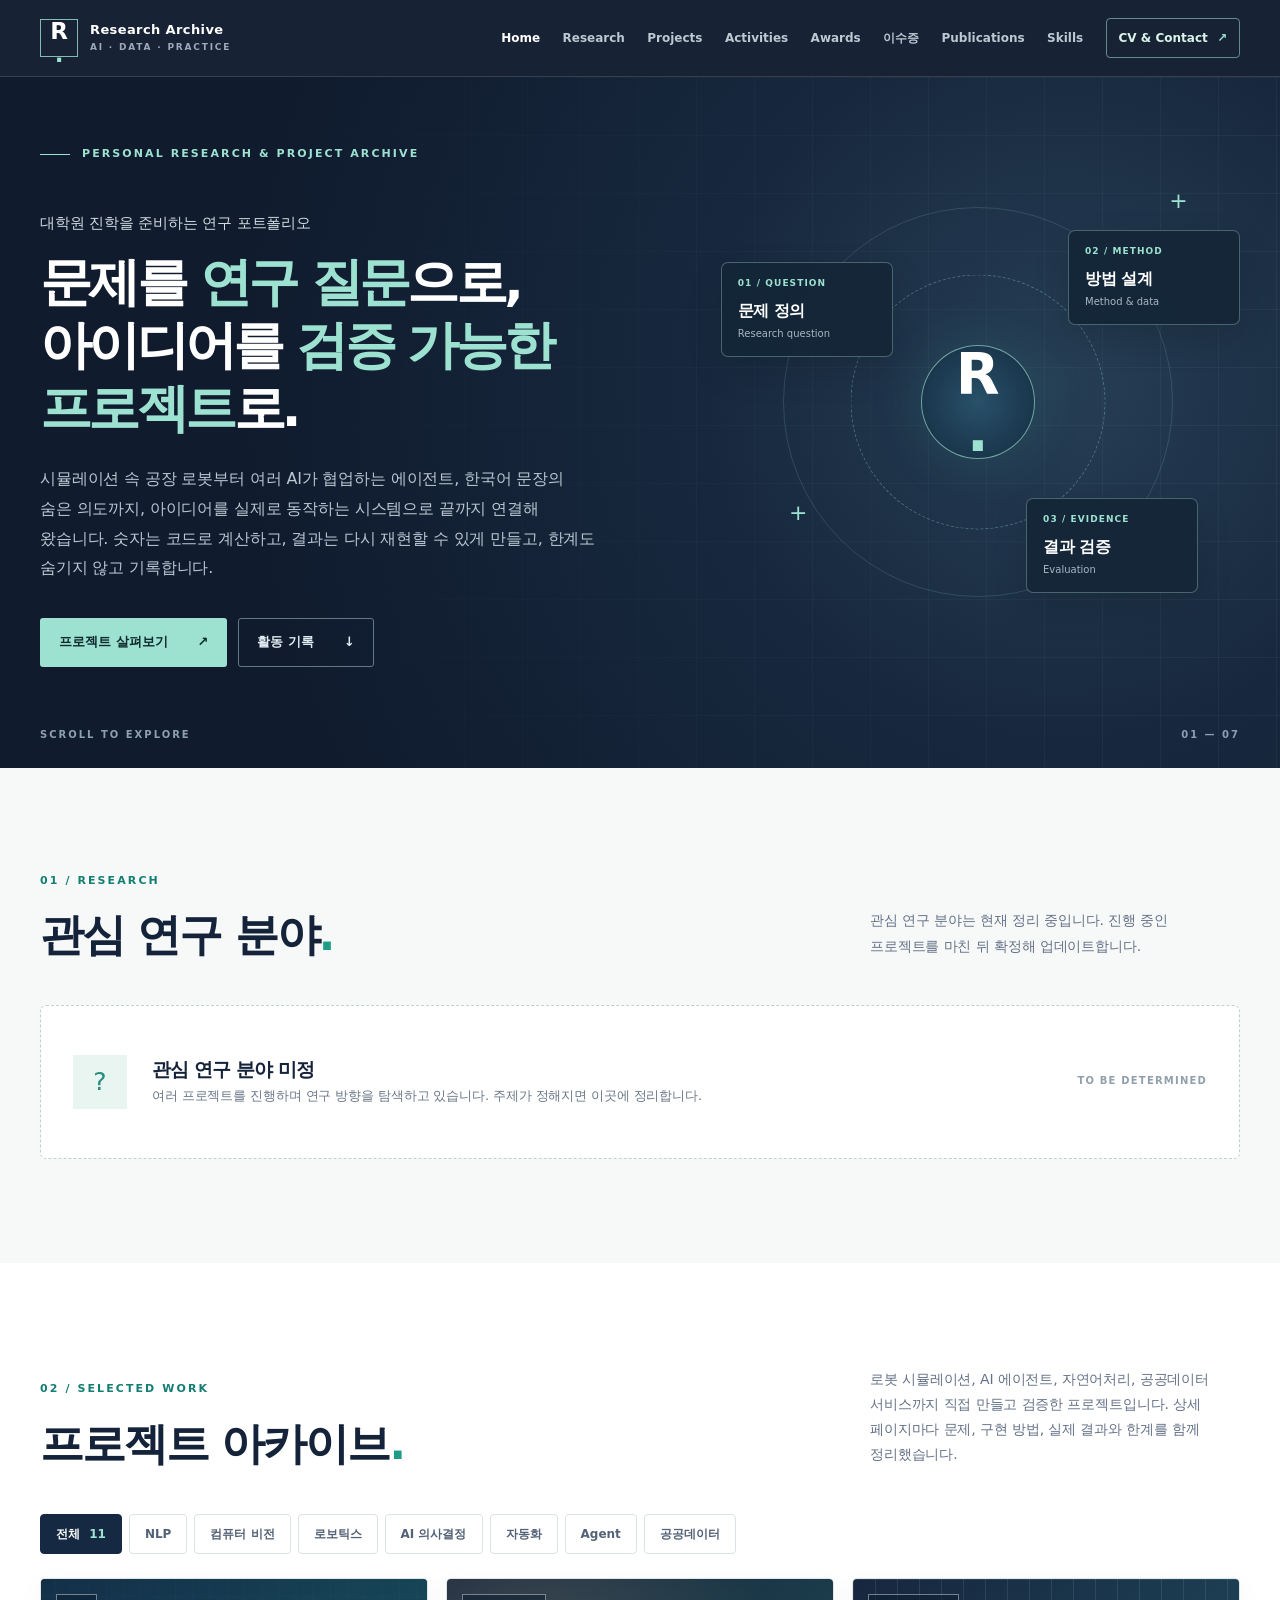
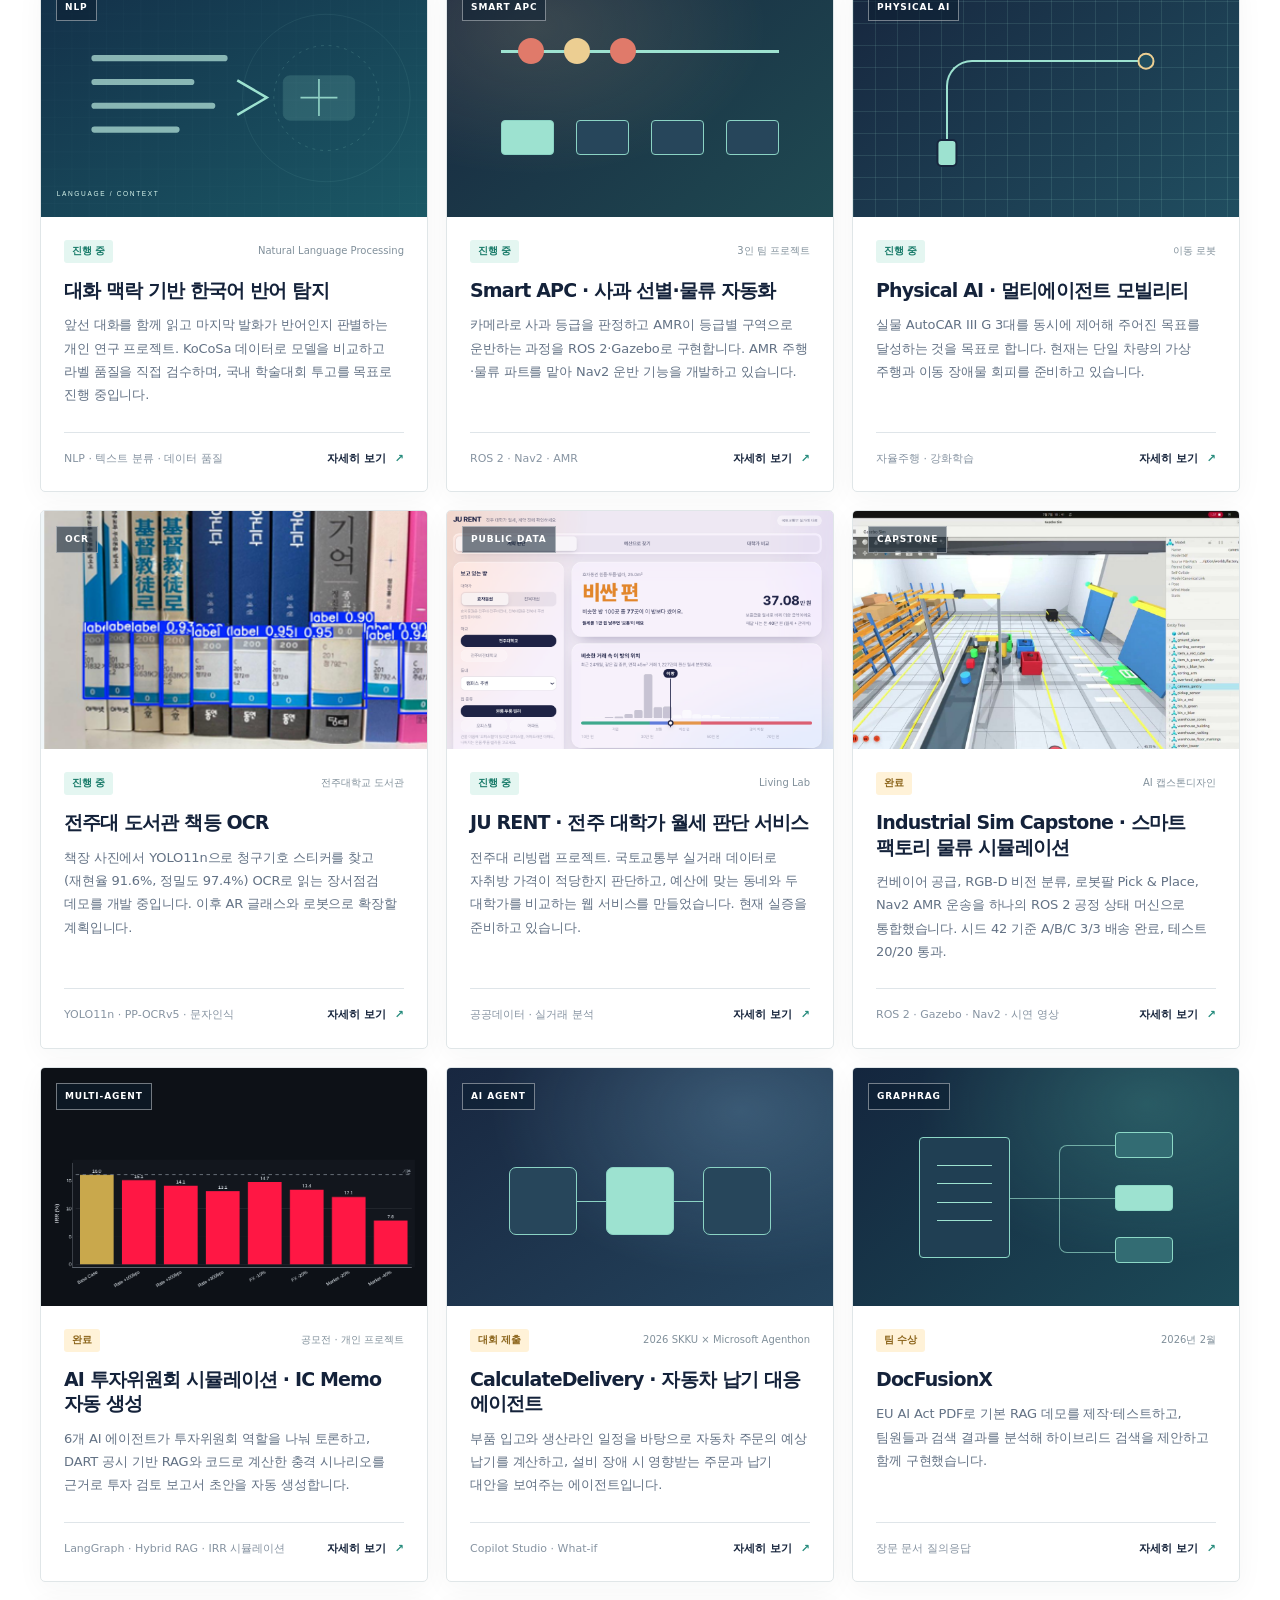
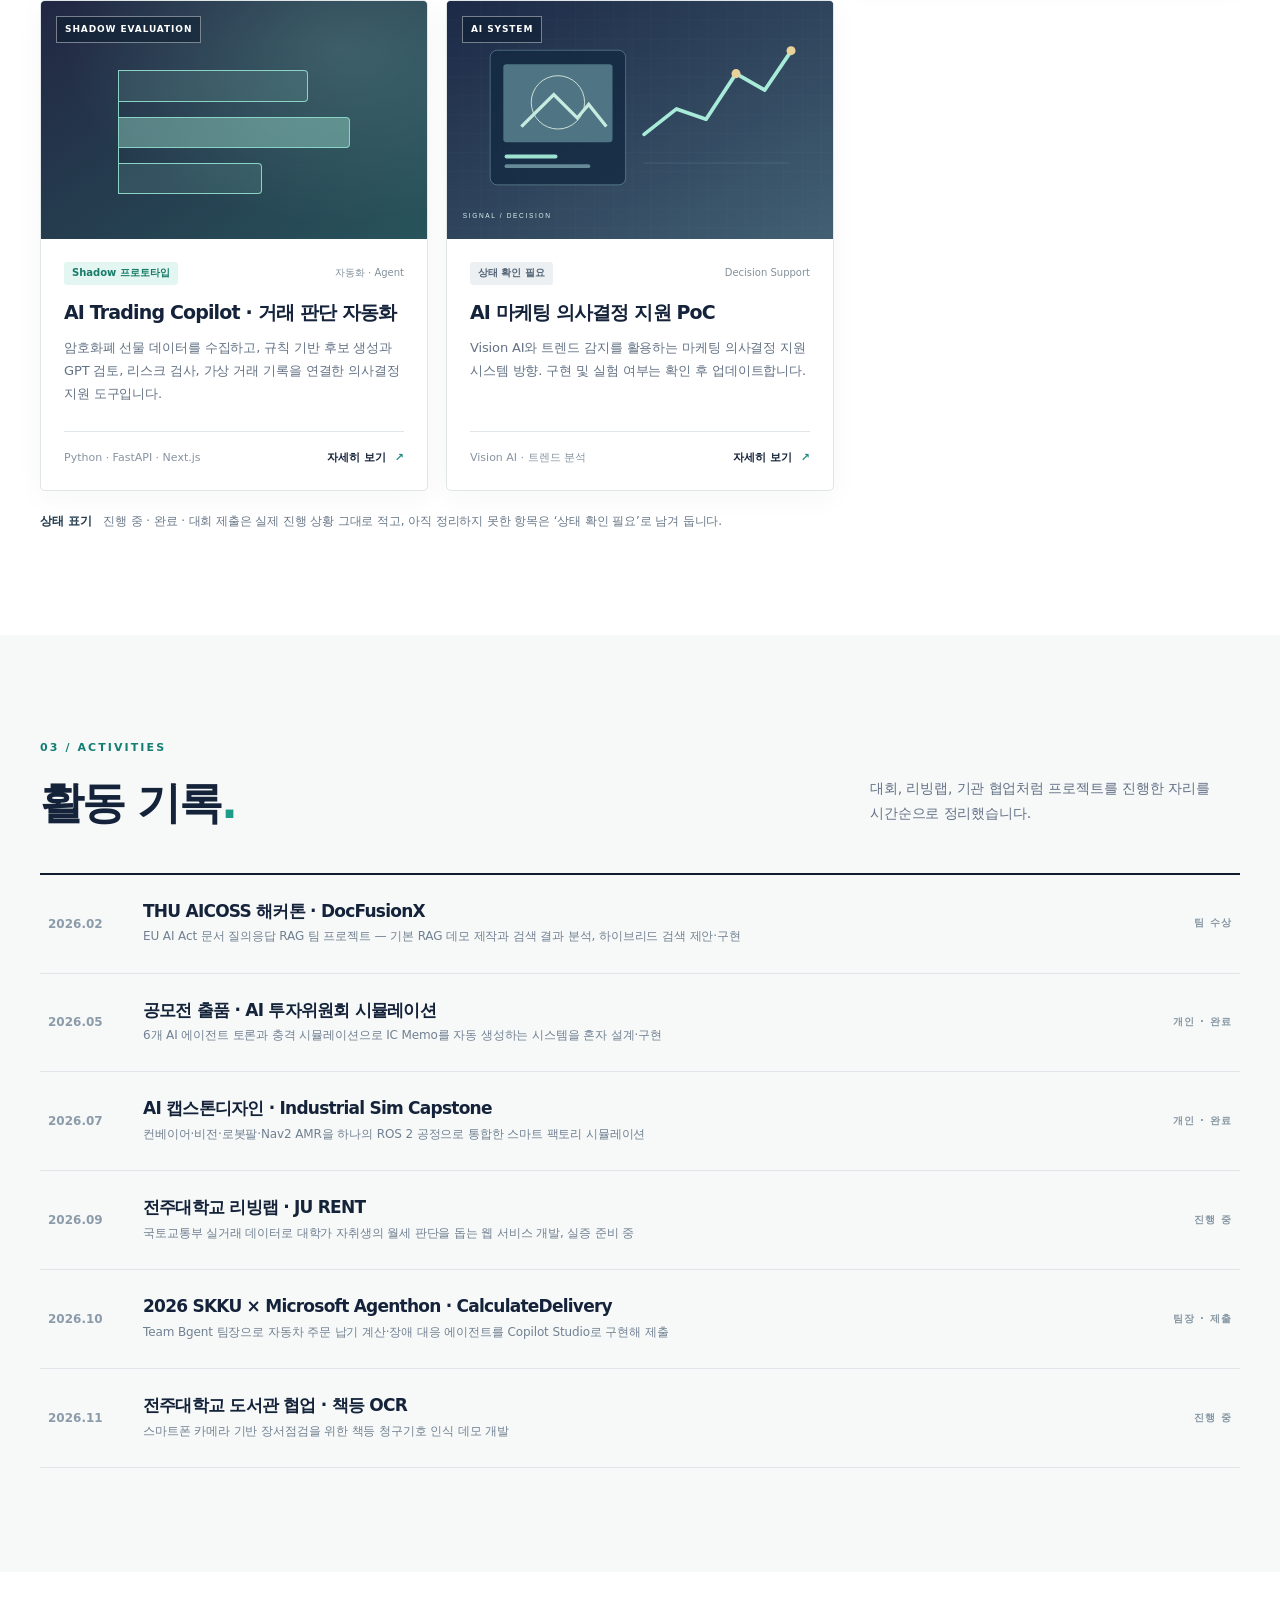
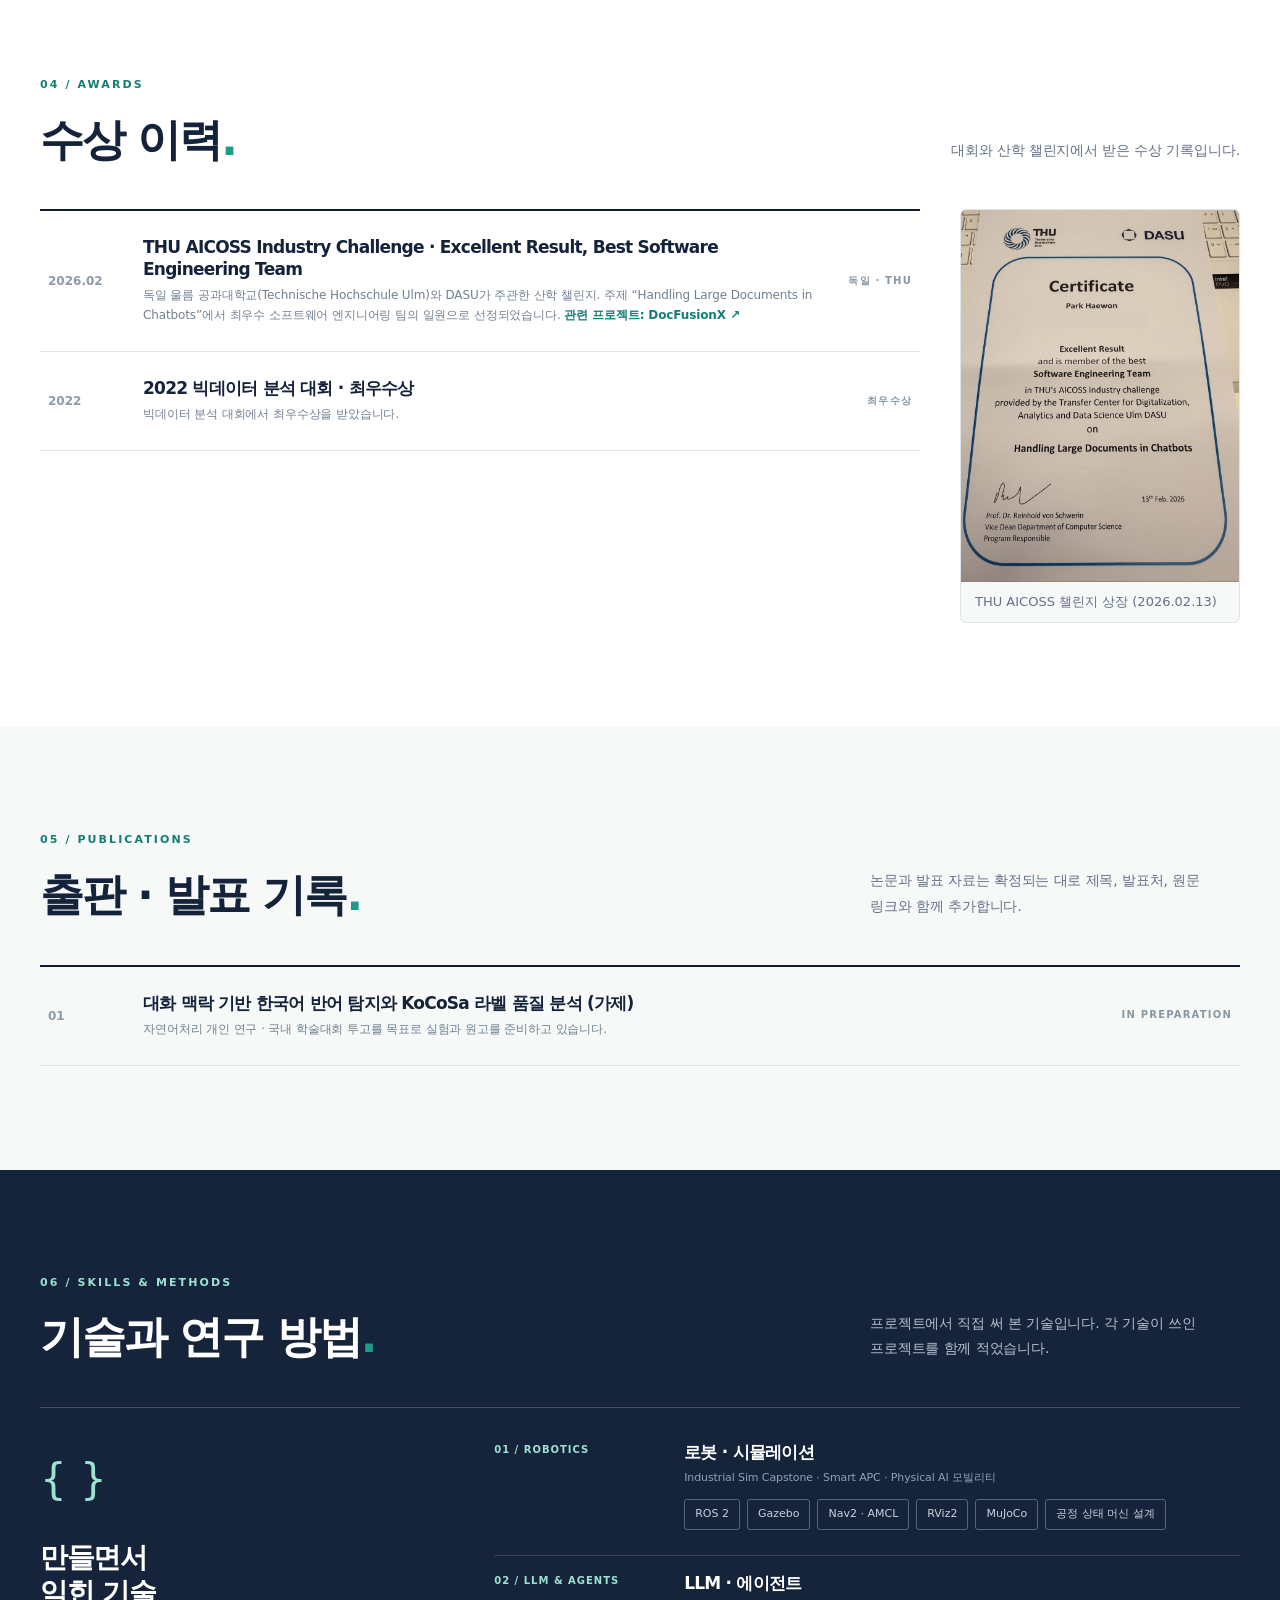
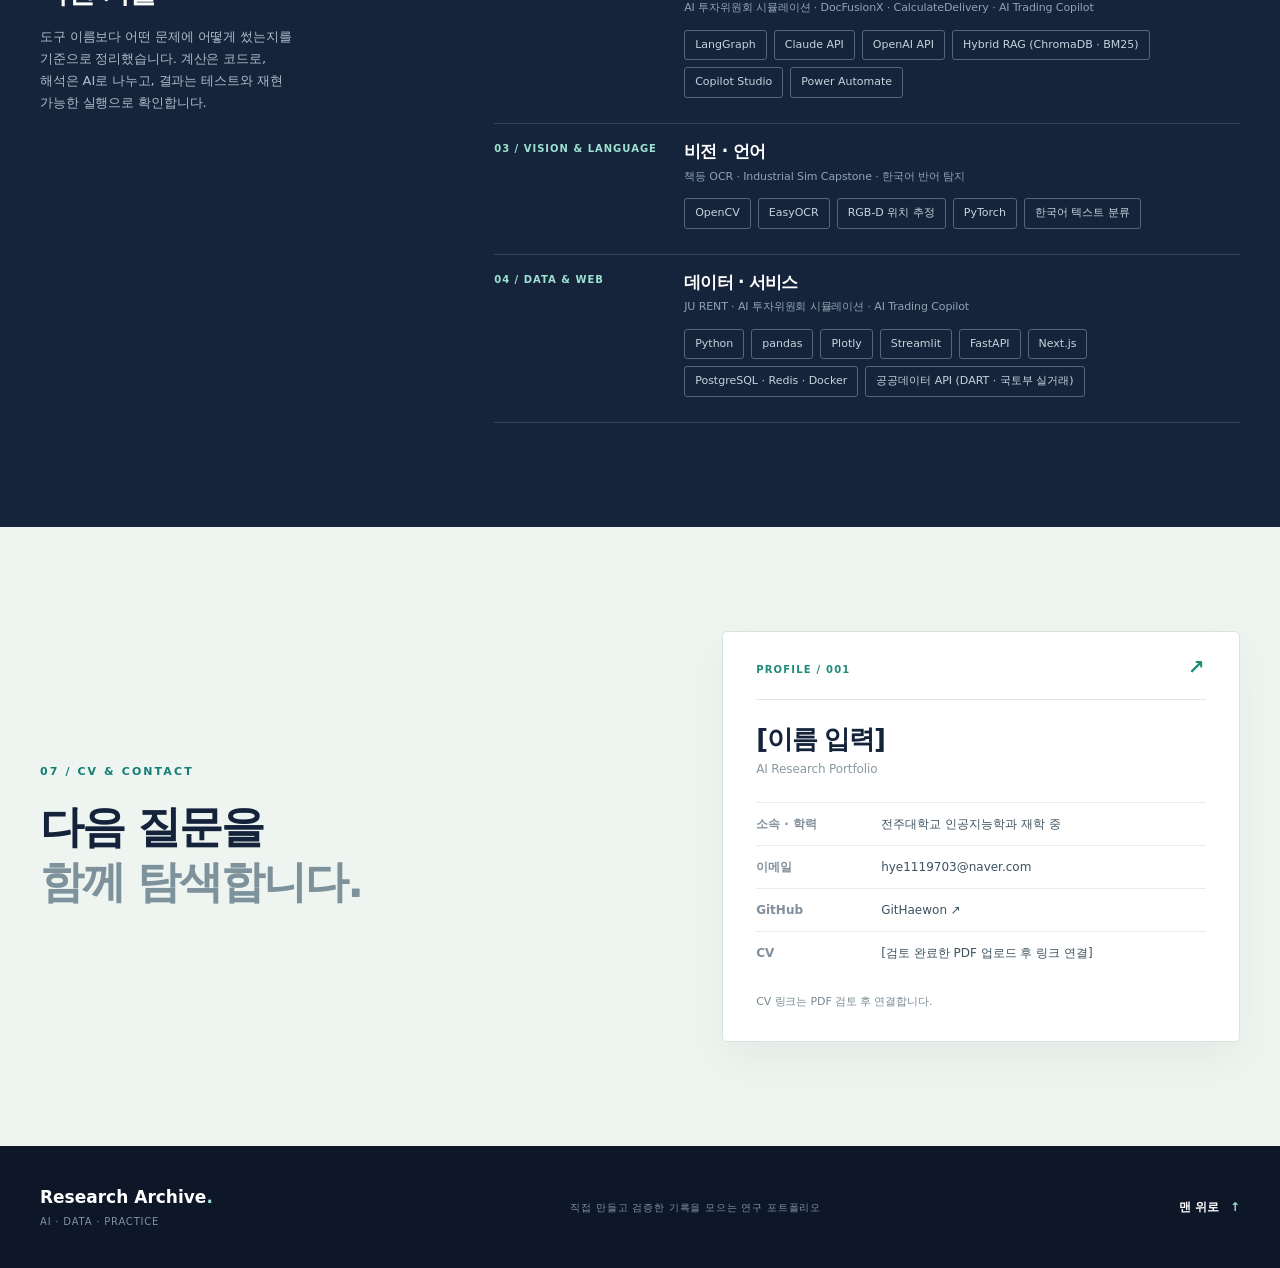
<file: index.html>
<!doctype html>
<html lang="ko">
<head>
  <meta charset="utf-8">
  <meta name="viewport" content="width=device-width, initial-scale=1">
  <meta name="theme-color" content="#101b2e">
  <meta name="description" content="로봇 시뮬레이션, AI 에이전트, 자연어처리 프로젝트를 직접 만들고 검증한 기록을 모은 연구 포트폴리오입니다.">
  <meta property="og:type" content="website">
  <meta property="og:locale" content="ko_KR">
  <meta property="og:title" content="AI Research Portfolio | 연구 포트폴리오">
  <meta property="og:description" content="문제를 연구 질문으로, 아이디어를 검증 가능한 프로젝트로.">
  <title>AI Research Portfolio | 연구 포트폴리오</title>
  <link rel="icon" href="assets/favicon.svg" type="image/svg+xml">
  <link rel="stylesheet" href="assets/style.css?v=awards">
  <script src="assets/app.js?v=multi-category" defer></script>
</head>
<body>
  <a class="skip-link" href="#main">본문으로 바로 가기</a>
  <header class="site-header" id="top">
    <div class="container header-inner">
      <a class="brand" href="#home" aria-label="연구 포트폴리오 홈">
        <span class="brand-mark" aria-hidden="true">R<span class="brand-dot">.</span></span>
        <span class="brand-copy"><strong>Research Archive</strong><small>AI · DATA · PRACTICE</small></span>
      </a>
      <button class="menu-toggle" type="button" aria-controls="primary-nav" aria-expanded="false" aria-label="메뉴 열기"><span></span><span></span><span></span></button>
      <nav class="nav" id="primary-nav" aria-label="주 메뉴">
        <a href="#home">Home</a><a href="#research">Research</a><a href="#projects">Projects</a><a href="#activities">Activities</a><a href="#awards">Awards</a><a href="certificates.html">이수증</a><a href="#publications">Publications</a><a href="#skills">Skills</a><a href="#contact" class="nav-contact">CV &amp; Contact <span aria-hidden="true">↗</span></a>
      </nav>
    </div>
  </header>

  <main id="main">
    <section class="hero" id="home" aria-labelledby="hero-title">
      <div class="hero-grid" aria-hidden="true"></div>
      <div class="container hero-layout">
        <div class="hero-copy">
          <p class="eyebrow"><span class="eyebrow-line"></span> PERSONAL RESEARCH &amp; PROJECT ARCHIVE</p>
          <p class="hero-overline">대학원 진학을 준비하는 연구 포트폴리오</p>
          <h1 id="hero-title">문제를 <em>연구 질문</em>으로,<br>아이디어를 <em>검증 가능한 프로젝트</em>로.</h1>
          <p class="hero-description">시뮬레이션 속 공장 로봇부터 여러 AI가 협업하는 에이전트, 한국어 문장의 숨은 의도까지, 아이디어를 실제로 동작하는 시스템으로 끝까지 연결해 왔습니다. 숫자는 코드로 계산하고, 결과는 다시 재현할 수 있게 만들고, 한계도 숨기지 않고 기록합니다.</p>
          <div class="hero-actions"><a class="button button-light" href="#projects">프로젝트 살펴보기 <span aria-hidden="true">↗</span></a><a class="button button-ghost" href="#activities">활동 기록 <span aria-hidden="true">↓</span></a></div>
        </div>
        <div class="hero-art" role="img" aria-label="연구 질문, 실험, 검증 과정을 연결한 추상적 다이어그램">
          <div class="orbit orbit-one"></div><div class="orbit orbit-two"></div>
          <span class="art-cross art-cross-one">+</span><span class="art-cross art-cross-two">+</span>
          <div class="art-node art-node-one"><span class="art-index">01 / QUESTION</span><strong>문제 정의</strong><small>Research question</small></div>
          <div class="art-node art-node-two"><span class="art-index">02 / METHOD</span><strong>방법 설계</strong><small>Method &amp; data</small></div>
          <div class="art-node art-node-three"><span class="art-index">03 / EVIDENCE</span><strong>결과 검증</strong><small>Evaluation</small></div>
          <span class="art-center">R<span>.</span></span>
        </div>
      </div>
      <div class="container hero-bottom"><span>SCROLL TO EXPLORE</span><span>01 — 07</span></div>
    </section>


    <section class="section research-section" id="research" aria-labelledby="research-title">
      <div class="container"><div class="section-heading"><div><p class="section-kicker">01 / RESEARCH</p><h2 id="research-title" class="section-title">관심 연구 분야<span class="accent-period">.</span></h2></div><p class="section-lead">관심 연구 분야는 현재 정리 중입니다. 진행 중인 프로젝트를 마친 뒤 확정해 업데이트합니다.</p></div>
        <div class="empty-feature"><span class="empty-icon" aria-hidden="true">?</span><div><h3>관심 연구 분야 미정</h3><p>여러 프로젝트를 진행하며 연구 방향을 탐색하고 있습니다. 주제가 정해지면 이곳에 정리합니다.</p></div><span class="empty-tag">TO BE DETERMINED</span></div>
      </div>
    </section>

    <section class="section projects-section" id="projects" aria-labelledby="projects-title">
      <div class="container"><div class="section-heading"><div><p class="section-kicker">02 / SELECTED WORK</p><h2 id="projects-title" class="section-title">프로젝트 아카이브<span class="accent-period">.</span></h2></div><p class="section-lead">로봇 시뮬레이션, AI 에이전트, 자연어처리, 공공데이터 서비스까지 직접 만들고 검증한 프로젝트입니다. 상세 페이지마다 문제, 구현 방법, 실제 결과와 한계를 함께 정리했습니다.</p></div>
        <div class="filter-bar" role="group" aria-label="프로젝트 분야 필터"><button class="filter-button is-active" type="button" data-filter="all" aria-pressed="true">전체 <span>11</span></button><button class="filter-button" type="button" data-filter="nlp" aria-pressed="false">NLP</button><button class="filter-button" type="button" data-filter="vision" aria-pressed="false">컴퓨터 비전</button><button class="filter-button" type="button" data-filter="robotics" aria-pressed="false">로보틱스</button><button class="filter-button" type="button" data-filter="decision" aria-pressed="false">AI 의사결정</button><button class="filter-button" type="button" data-filter="automation" aria-pressed="false">자동화</button><button class="filter-button" type="button" data-filter="agent" aria-pressed="false">Agent</button><button class="filter-button" type="button" data-filter="public" aria-pressed="false">공공데이터</button></div>
        <div class="project-grid" id="project-grid">
          <article class="project-card" data-category="nlp"><a href="projects/sarcasm-nlp.html" class="project-image" aria-label="대화 맥락 기반 한국어 반어 탐지 프로젝트 상세 보기"><img src="assets/project-nlp.svg" alt="문장과 맥락의 관계를 표현한 추상 그래픽" width="960" height="580" loading="lazy"><span class="image-corner">NLP</span></a><div class="project-content"><div class="project-meta"><span class="status status-active">진행 중</span><span>Natural Language Processing</span></div><h3><a href="projects/sarcasm-nlp.html">대화 맥락 기반 한국어 반어 탐지</a></h3><p>앞선 대화를 함께 읽고 마지막 발화가 반어인지 판별하는 개인 연구 프로젝트. KoCoSa 데이터로 모델을 비교하고 라벨 품질을 직접 검수하며, 국내 학술대회 투고를 목표로 진행 중입니다.</p><div class="project-footer"><span>NLP · 텍스트 분류 · 데이터 품질</span><a href="projects/sarcasm-nlp.html" aria-label="대화 맥락 기반 한국어 반어 탐지 자세히 보기">자세히 보기 <span aria-hidden="true">↗</span></a></div></div></article>
          <article class="project-card" data-category="robotics">
            <a href="projects/smart-apple-apc.html" class="project-image apc-image" aria-label="Smart APC 사과 선별·물류 자동화 프로젝트 상세 보기">
              <span class="apc-mark" aria-hidden="true"><span></span><span></span><span></span><span></span></span>
              <span class="image-corner">SMART APC</span>
            </a>
            <div class="project-content">
              <div class="project-meta"><span class="status status-active">진행 중</span><span>3인 팀 프로젝트</span></div>
              <h3><a href="projects/smart-apple-apc.html">Smart APC · 사과 선별·물류 자동화</a></h3>
              <p>카메라로 사과 등급을 판정하고 AMR이 등급별 구역으로 운반하는 과정을 ROS 2·Gazebo로 구현합니다. AMR 주행·물류 파트를 맡아 Nav2 운반 기능을 개발하고 있습니다.</p>
              <div class="project-footer"><span>ROS 2 · Nav2 · AMR</span><a href="projects/smart-apple-apc.html" aria-label="Smart APC 자세히 보기">자세히 보기 <span aria-hidden="true">↗</span></a></div>
            </div>
          </article>
          <article class="project-card" data-category="robotics">
            <a href="projects/physical-ai-mobility.html" class="project-image physical-ai-image" aria-label="Physical AI 모빌리티 프로젝트 상세 보기">
              <span class="physical-ai-route" aria-hidden="true"></span>
              <span class="image-corner">PHYSICAL AI</span>
            </a>
            <div class="project-content">
              <div class="project-meta"><span class="status status-active">진행 중</span><span>이동 로봇</span></div>
              <h3><a href="projects/physical-ai-mobility.html">Physical AI · 멀티에이전트 모빌리티</a></h3>
              <p>실물 AutoCAR III G 3대를 동시에 제어해 주어진 목표를 달성하는 것을 목표로 합니다. 현재는 단일 차량의 가상 주행과 이동 장애물 회피를 준비하고 있습니다.</p>
              <div class="project-footer"><span>자율주행 · 강화학습</span><a href="projects/physical-ai-mobility.html" aria-label="Physical AI 모빌리티 자세히 보기">자세히 보기 <span aria-hidden="true">↗</span></a></div>
            </div>
          </article>
          <article class="project-card" data-category="vision">
            <a href="projects/jj-library-ocr.html" class="project-image" aria-label="전주대 도서관 책등 OCR 프로젝트 상세 보기">
              <img src="assets/jj-library/card-detection.png" alt="책등의 청구기호 스티커마다 파란 검출 박스와 신뢰도가 표시된 사진" width="361" height="273" loading="lazy">
              <span class="image-corner">OCR</span>
            </a>
            <div class="project-content">
              <div class="project-meta"><span class="status status-active">진행 중</span><span>전주대학교 도서관</span></div>
              <h3><a href="projects/jj-library-ocr.html">전주대 도서관 책등 OCR</a></h3>
              <p>책장 사진에서 YOLO11n으로 청구기호 스티커를 찾고(재현율 91.6%, 정밀도 97.4%) OCR로 읽는 장서점검 데모를 개발 중입니다. 이후 AR 글래스와 로봇으로 확장할 계획입니다.</p>
              <div class="project-footer"><span>YOLO11n · PP-OCRv5 · 문자인식</span><a href="projects/jj-library-ocr.html" aria-label="전주대 도서관 책등 OCR 자세히 보기">자세히 보기 <span aria-hidden="true">↗</span></a></div>
            </div>
          </article>
          <article class="project-card" data-category="public"><a href="projects/jeonju-living-lab.html" class="project-image" aria-label="JU RENT 전주 대학가 월세 판단 서비스 상세 보기"><img src="assets/ju-rent/contract-judgment.png" alt="JU RENT 계약 판단 화면: 비슷한 실거래 분포 속에서 매물의 위치를 보여 주는 모습" width="1186" height="735" loading="lazy"><span class="image-corner">PUBLIC DATA</span></a><div class="project-content"><div class="project-meta"><span class="status status-active">진행 중</span><span>Living Lab</span></div><h3><a href="projects/jeonju-living-lab.html">JU RENT · 전주 대학가 월세 판단 서비스</a></h3><p>전주대 리빙랩 프로젝트. 국토교통부 실거래 데이터로 자취방 가격이 적당한지 판단하고, 예산에 맞는 동네와 두 대학가를 비교하는 웹 서비스를 만들었습니다. 현재 실증을 준비하고 있습니다.</p><div class="project-footer"><span>공공데이터 · 실거래 분석</span><a href="projects/jeonju-living-lab.html" aria-label="JU RENT 자세히 보기">자세히 보기 <span aria-hidden="true">↗</span></a></div></div></article>
          <article class="project-card" data-category="robotics">
            <a href="projects/industrial-sim-capstone.html" class="project-image" aria-label="Industrial Sim Capstone 프로젝트 상세 보기"><img src="assets/industrial-sim/gazebo-world.jpg" alt="컨베이어, 로봇팔, 이동식 상자가 배치된 Gazebo 공장 월드" width="1280" height="720" loading="lazy"><span class="image-corner">CAPSTONE</span></a>
            <div class="project-content">
              <div class="project-meta"><span class="status status-done">완료</span><span>AI 캡스톤디자인</span></div>
              <h3><a href="projects/industrial-sim-capstone.html">Industrial Sim Capstone · 스마트 팩토리 물류 시뮬레이션</a></h3>
              <p>컨베이어 공급, RGB-D 비전 분류, 로봇팔 Pick &amp; Place, Nav2 AMR 운송을 하나의 ROS 2 공정 상태 머신으로 통합했습니다. 시드 42 기준 A/B/C 3/3 배송 완료, 테스트 20/20 통과.</p>
              <div class="project-footer"><span>ROS 2 · Gazebo · Nav2 · 시연 영상</span><a href="projects/industrial-sim-capstone.html" aria-label="Industrial Sim Capstone 자세히 보기">자세히 보기 <span aria-hidden="true">↗</span></a></div>
            </div>
          </article>
          <article class="project-card" data-category="decision agent">
            <a href="projects/ai-ic-simulation.html" class="project-image" aria-label="AI 투자위원회 시뮬레이션 프로젝트 상세 보기"><img src="assets/ic-simulation/thumb.png" alt="충격 시나리오별 IRR을 비교한 막대 그래프" width="1010" height="631" loading="lazy"><span class="image-corner">MULTI-AGENT</span></a>
            <div class="project-content">
              <div class="project-meta"><span class="status status-done">완료</span><span>공모전 · 개인 프로젝트</span></div>
              <h3><a href="projects/ai-ic-simulation.html">AI 투자위원회 시뮬레이션 · IC Memo 자동 생성</a></h3>
              <p>6개 AI 에이전트가 투자위원회 역할을 나눠 토론하고, DART 공시 기반 RAG와 코드로 계산한 충격 시나리오를 근거로 투자 검토 보고서 초안을 자동 생성합니다.</p>
              <div class="project-footer"><span>LangGraph · Hybrid RAG · IRR 시뮬레이션</span><a href="projects/ai-ic-simulation.html" aria-label="AI 투자위원회 시뮬레이션 자세히 보기">자세히 보기 <span aria-hidden="true">↗</span></a></div>
            </div>
          </article>
          <article class="project-card" data-category="decision agent automation">
            <a href="projects/calculate-delivery.html" class="project-image bgent-image" aria-label="CalculateDelivery 프로젝트 상세 보기">
              <span class="bgent-workflow-mark" aria-hidden="true"><span></span><span></span><span></span></span>
              <span class="image-corner">AI AGENT</span>
            </a>
            <div class="project-content">
              <div class="project-meta"><span class="status status-done">대회 제출</span><span>2026 SKKU × Microsoft Agenthon</span></div>
              <h3><a href="projects/calculate-delivery.html">CalculateDelivery · 자동차 납기 대응 에이전트</a></h3>
              <p>부품 입고와 생산라인 일정을 바탕으로 자동차 주문의 예상 납기를 계산하고, 설비 장애 시 영향받는 주문과 납기 대안을 보여주는 에이전트입니다.</p>
              <div class="project-footer"><span>Copilot Studio · What-if</span><a href="projects/calculate-delivery.html" aria-label="CalculateDelivery 자세히 보기">자세히 보기 <span aria-hidden="true">↗</span></a></div>
            </div>
          </article>
          <article class="project-card" data-category="nlp">
            <a href="projects/docfusionx.html" class="project-image docfusionx-image" aria-label="DocFusionX 프로젝트 상세 보기">
              <span class="docfusionx-diagram" aria-hidden="true">
                <span class="docfusionx-page"></span>
                <span class="docfusionx-node docfusionx-node-top"></span>
                <span class="docfusionx-node docfusionx-node-middle"></span>
                <span class="docfusionx-node docfusionx-node-bottom"></span>
              </span>
              <span class="image-corner">GRAPHRAG</span>
            </a>
            <div class="project-content">
              <div class="project-meta"><span class="status status-done">팀 수상</span><span>2026년 2월</span></div>
              <h3><a href="projects/docfusionx.html">DocFusionX</a></h3>
              <p>EU AI Act PDF로 기본 RAG 데모를 제작·테스트하고, 팀원들과 검색 결과를 분석해 하이브리드 검색을 제안하고 함께 구현했습니다.</p>
              <div class="project-footer"><span>장문 문서 질의응답</span><a href="projects/docfusionx.html" aria-label="DocFusionX 자세히 보기">자세히 보기 <span aria-hidden="true">↗</span></a></div>
            </div>
          </article>
          <article class="project-card" data-category="automation agent">
            <a href="projects/leverage-agent.html" class="project-image leverage-image" aria-label="AI Trading Copilot 프로젝트 상세 보기">
              <span class="leverage-signal" aria-hidden="true"><span></span><span></span><span></span></span>
              <span class="image-corner">SHADOW EVALUATION</span>
            </a>
            <div class="project-content">
              <div class="project-meta"><span class="status status-active">Shadow 프로토타입</span><span>자동화 · Agent</span></div>
              <h3><a href="projects/leverage-agent.html">AI Trading Copilot · 거래 판단 자동화</a></h3>
              <p>암호화폐 선물 데이터를 수집하고, 규칙 기반 후보 생성과 GPT 검토, 리스크 검사, 가상 거래 기록을 연결한 의사결정 지원 도구입니다.</p>
              <div class="project-footer"><span>Python · FastAPI · Next.js</span><a href="projects/leverage-agent.html" aria-label="AI Trading Copilot 자세히 보기">자세히 보기 <span aria-hidden="true">↗</span></a></div>
            </div>
          </article>
          <article class="project-card" data-category="decision"><a href="projects/ai-marketing-poc.html" class="project-image" aria-label="AI 마케팅 의사결정 지원 PoC 상세 보기"><img src="assets/project-marketing.svg" alt="시각 정보와 추세 신호를 연결한 추상 그래픽" width="960" height="580" loading="lazy"><span class="image-corner">AI SYSTEM</span></a><div class="project-content"><div class="project-meta"><span class="status status-unverified">상태 확인 필요</span><span>Decision Support</span></div><h3><a href="projects/ai-marketing-poc.html">AI 마케팅 의사결정 지원 PoC</a></h3><p>Vision AI와 트렌드 감지를 활용하는 마케팅 의사결정 지원 시스템 방향. 구현 및 실험 여부는 확인 후 업데이트합니다.</p><div class="project-footer"><span>Vision AI · 트렌드 분석</span><a href="projects/ai-marketing-poc.html" aria-label="AI 마케팅 의사결정 지원 PoC 자세히 보기">자세히 보기 <span aria-hidden="true">↗</span></a></div></div></article>
        </div>
        <p class="status-note"><strong>상태 표기</strong> 진행 중 · 완료 · 대회 제출은 실제 진행 상황 그대로 적고, 아직 정리하지 못한 항목은 ‘상태 확인 필요’로 남겨 둡니다.</p>
      </div>
    </section>

    <section class="section activities-section" id="activities" aria-labelledby="activities-title"><div class="container"><div class="section-heading"><div><p class="section-kicker">03 / ACTIVITIES</p><h2 id="activities-title" class="section-title">활동 기록<span class="accent-period">.</span></h2></div><p class="section-lead">대회, 리빙랩, 기관 협업처럼 프로젝트를 진행한 자리를 시간순으로 정리했습니다.</p></div><div class="publication-list"><div class="publication-row"><span class="publication-index">2026.02</span><div><h3>THU AICOSS 해커톤 · DocFusionX</h3><p>EU AI Act 문서 질의응답 RAG 팀 프로젝트 — 기본 RAG 데모 제작과 검색 결과 분석, 하이브리드 검색 제안·구현</p></div><span class="publication-type">팀 수상</span></div><div class="publication-row"><span class="publication-index">2026.05</span><div><h3>공모전 출품 · AI 투자위원회 시뮬레이션</h3><p>6개 AI 에이전트 토론과 충격 시뮬레이션으로 IC Memo를 자동 생성하는 시스템을 혼자 설계·구현</p></div><span class="publication-type">개인 · 완료</span></div><div class="publication-row"><span class="publication-index">2026.07</span><div><h3>AI 캡스톤디자인 · Industrial Sim Capstone</h3><p>컨베이어·비전·로봇팔·Nav2 AMR을 하나의 ROS 2 공정으로 통합한 스마트 팩토리 시뮬레이션</p></div><span class="publication-type">개인 · 완료</span></div><div class="publication-row"><span class="publication-index">2026.09</span><div><h3>전주대학교 리빙랩 · JU RENT</h3><p>국토교통부 실거래 데이터로 대학가 자취생의 월세 판단을 돕는 웹 서비스 개발, 실증 준비 중</p></div><span class="publication-type">진행 중</span></div><div class="publication-row"><span class="publication-index">2026.10</span><div><h3>2026 SKKU × Microsoft Agenthon · CalculateDelivery</h3><p>Team Bgent 팀장으로 자동차 주문 납기 계산·장애 대응 에이전트를 Copilot Studio로 구현해 제출</p></div><span class="publication-type">팀장 · 제출</span></div><div class="publication-row"><span class="publication-index">2026.11</span><div><h3>전주대학교 도서관 협업 · 책등 OCR</h3><p>스마트폰 카메라 기반 장서점검을 위한 책등 청구기호 인식 데모 개발</p></div><span class="publication-type">진행 중</span></div></div></div></section>

    <section class="section awards-section" id="awards" aria-labelledby="awards-title"><div class="container"><div class="section-heading"><div><p class="section-kicker">04 / AWARDS</p><h2 id="awards-title" class="section-title">수상 이력<span class="accent-period">.</span></h2></div><p class="section-lead">대회와 산학 챌린지에서 받은 수상 기록입니다.</p></div>
      <div class="awards-layout">
        <div class="publication-list">
          <div class="publication-row"><span class="publication-index">2026.02</span><div><h3>THU AICOSS Industry Challenge · Excellent Result, Best Software Engineering Team</h3><p>독일 울름 공과대학교(Technische Hochschule Ulm)와 DASU가 주관한 산학 챌린지. 주제 “Handling Large Documents in Chatbots”에서 최우수 소프트웨어 엔지니어링 팀의 일원으로 선정되었습니다. <a href="projects/docfusionx.html">관련 프로젝트: DocFusionX ↗</a></p></div><span class="publication-type">독일 · THU</span></div>
          <div class="publication-row"><span class="publication-index">2022</span><div><h3>2022 빅데이터 분석 대회 · 최우수상</h3><p>빅데이터 분석 대회에서 최우수상을 받았습니다.</p></div><span class="publication-type">최우수상</span></div>
        </div>
        <figure class="shot-figure award-certificate">
          <a href="assets/awards/thu-aicoss-certificate.jpg" aria-label="THU AICOSS 챌린지 상장 크게 보기"><img src="assets/awards/thu-aicoss-certificate.jpg" width="900" height="1202" loading="lazy" decoding="async" alt="Technische Hochschule Ulm과 DASU가 발행한 상장. Park Haewon이 THU AICOSS industry challenge의 Handling Large Documents in Chatbots 주제에서 Excellent Result를 거두고 최우수 소프트웨어 엔지니어링 팀의 일원이 되었음을 증명하며, 2026년 2월 13일 날짜와 서명이 있습니다."></a>
          <figcaption>THU AICOSS 챌린지 상장 (2026.02.13)</figcaption>
        </figure>
      </div>
    </div></section>

    <section class="section publications-section" id="publications" aria-labelledby="publications-title"><div class="container"><div class="section-heading"><div><p class="section-kicker">05 / PUBLICATIONS</p><h2 id="publications-title" class="section-title">출판 · 발표 기록<span class="accent-period">.</span></h2></div><p class="section-lead">논문과 발표 자료는 확정되는 대로 제목, 발표처, 원문 링크와 함께 추가합니다.</p></div><div class="publication-list"><div class="publication-row"><span class="publication-index">01</span><div><h3>대화 맥락 기반 한국어 반어 탐지와 KoCoSa 라벨 품질 분석 (가제)</h3><p>자연어처리 개인 연구 · 국내 학술대회 투고를 목표로 실험과 원고를 준비하고 있습니다.</p></div><span class="publication-type">IN PREPARATION</span></div></div></div></section>

    <section class="section skills-section" id="skills" aria-labelledby="skills-title"><div class="container"><div class="section-heading"><div><p class="section-kicker">06 / SKILLS &amp; METHODS</p><h2 id="skills-title" class="section-title">기술과 연구 방법<span class="accent-period">.</span></h2></div><p class="section-lead">프로젝트에서 직접 써 본 기술입니다. 각 기술이 쓰인 프로젝트를 함께 적었습니다.</p></div><div class="skills-layout"><div class="skills-intro"><span class="skills-symbol" aria-hidden="true">{ }</span><h3>만들면서<br>익힌 기술</h3><p>도구 이름보다 어떤 문제에 어떻게 썼는지를 기준으로 정리했습니다. 계산은 코드로, 해석은 AI로 나누고, 결과는 테스트와 재현 가능한 실행으로 확인합니다.</p></div><div class="skill-groups"><div class="skill-group"><span>01 / ROBOTICS</span><div><h3>로봇 · 시뮬레이션</h3><p class="skill-projects">Industrial Sim Capstone · Smart APC · Physical AI 모빌리티</p></div><div class="skill-tags"><span>ROS 2</span><span>Gazebo</span><span>Nav2 · AMCL</span><span>RViz2</span><span>MuJoCo</span><span>공정 상태 머신 설계</span></div></div><div class="skill-group"><span>02 / LLM &amp; AGENTS</span><div><h3>LLM · 에이전트</h3><p class="skill-projects">AI 투자위원회 시뮬레이션 · DocFusionX · CalculateDelivery · AI Trading Copilot</p></div><div class="skill-tags"><span>LangGraph</span><span>Claude API</span><span>OpenAI API</span><span>Hybrid RAG (ChromaDB · BM25)</span><span>Copilot Studio</span><span>Power Automate</span></div></div><div class="skill-group"><span>03 / VISION &amp; LANGUAGE</span><div><h3>비전 · 언어</h3><p class="skill-projects">책등 OCR · Industrial Sim Capstone · 한국어 반어 탐지</p></div><div class="skill-tags"><span>OpenCV</span><span>EasyOCR</span><span>RGB-D 위치 추정</span><span>PyTorch</span><span>한국어 텍스트 분류</span></div></div><div class="skill-group"><span>04 / DATA &amp; WEB</span><div><h3>데이터 · 서비스</h3><p class="skill-projects">JU RENT · AI 투자위원회 시뮬레이션 · AI Trading Copilot</p></div><div class="skill-tags"><span>Python</span><span>pandas</span><span>Plotly</span><span>Streamlit</span><span>FastAPI</span><span>Next.js</span><span>PostgreSQL · Redis · Docker</span><span>공공데이터 API (DART · 국토부 실거래)</span></div></div></div></div></div></section>

    <section class="section contact-section" id="contact" aria-labelledby="contact-title"><div class="container contact-layout"><div><p class="section-kicker">07 / CV &amp; CONTACT</p><h2 id="contact-title" class="section-title">다음 질문을<br><span>함께 탐색합니다.</span></h2></div><div class="contact-panel"><div class="contact-panel-top"><span>PROFILE / 001</span><span aria-hidden="true">↗</span></div><h3>[이름 입력]</h3><p>AI Research Portfolio</p><dl><div><dt>소속 · 학력</dt><dd>전주대학교 인공지능학과 재학 중</dd></div><div><dt>이메일</dt><dd><a href="mailto:hye1119703@naver.com">hye1119703@naver.com</a></dd></div><div><dt>GitHub</dt><dd><a href="https://github.com/GitHaewon" target="_blank" rel="noopener">GitHaewon ↗</a></dd></div><div><dt>CV</dt><dd>[검토 완료한 PDF 업로드 후 링크 연결]</dd></div></dl><p class="contact-privacy">CV 링크는 PDF 검토 후 연결합니다.</p></div></div></section>
  </main>
  <footer class="site-footer"><div class="container footer-inner"><div><strong>Research Archive<span>.</span></strong><p>AI · DATA · PRACTICE</p></div><p>직접 만들고 검증한 기록을 모으는 연구 포트폴리오</p><a href="#top">맨 위로 <span aria-hidden="true">↑</span></a></div></footer>
</body>
</html>
</file>
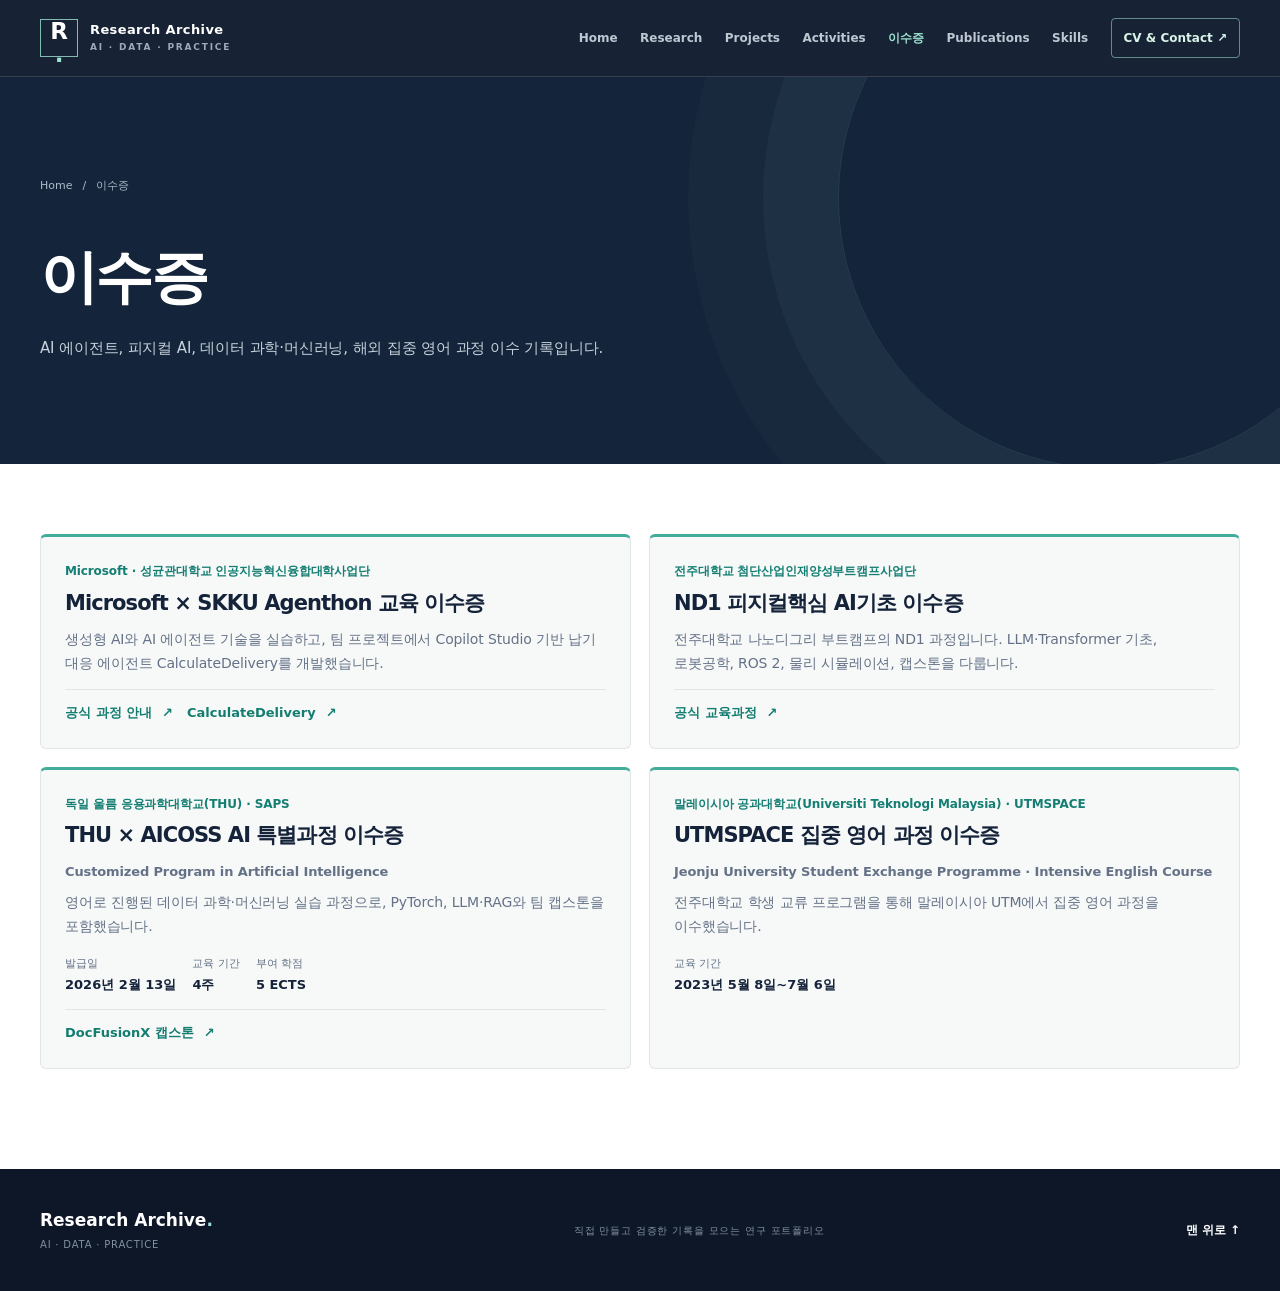
<file: certificates.html>
<!doctype html>
<html lang="ko" id="top">
<head>
  <meta charset="utf-8">
  <meta name="viewport" content="width=device-width, initial-scale=1">
  <meta name="theme-color" content="#101b2e">
  <meta name="description" content="Microsoft × SKKU Agenthon, 전주대 ND1 부트캠프, THU × AICOSS AI 특별과정, UTMSPACE 집중 영어 과정 이수 기록입니다.">
  <title>이수증 | AI Research Portfolio</title>
  <link rel="icon" href="assets/favicon.svg" type="image/svg+xml">
  <link rel="stylesheet" href="assets/style.css?v=certificates-utmspace">
  <script src="assets/app.js?v=multi-category" defer></script>
</head>
<body>
  <a class="skip-link" href="#main">본문으로 바로 가기</a>
  <header class="site-header"><div class="container header-inner"><a class="brand" href="index.html" aria-label="연구 포트폴리오 홈"><span class="brand-mark" aria-hidden="true">R<span class="brand-dot">.</span></span><span class="brand-copy"><strong>Research Archive</strong><small>AI · DATA · PRACTICE</small></span></a><button class="menu-toggle" type="button" aria-controls="primary-nav" aria-expanded="false" aria-label="메뉴 열기"><span></span><span></span><span></span></button><nav class="nav" id="primary-nav" aria-label="주 메뉴"><a href="index.html#home">Home</a><a href="index.html#research">Research</a><a href="index.html#projects">Projects</a><a href="index.html#activities">Activities</a><a href="certificates.html" aria-current="page">이수증</a><a href="index.html#publications">Publications</a><a href="index.html#skills">Skills</a><a class="nav-contact" href="index.html#contact">CV &amp; Contact ↗</a></nav></div></header>
  <main id="main">
    <section class="detail-hero" aria-labelledby="certificates-title">
      <div class="container">
        <nav class="breadcrumb" aria-label="현재 위치">
          <a href="index.html">Home</a><span aria-hidden="true">/</span>
          <span aria-current="page">이수증</span>
        </nav>
        <h1 id="certificates-title">이수증</h1>
        <p>AI 에이전트, 피지컬 AI, 데이터 과학·머신러닝, 해외 집중 영어 과정 이수 기록입니다.</p>
      </div>
    </section>
    <div class="container detail-body">
      <ul class="certificate-list" role="list" aria-label="이수 과정">
        <li>
          <article class="certificate-card" id="agenthon">
            <p class="certificate-issuer">Microsoft · 성균관대학교 인공지능혁신융합대학사업단</p>
            <h2>Microsoft × SKKU Agenthon 교육 이수증</h2>
            <p>생성형 AI와 AI 에이전트 기술을 실습하고, 팀 프로젝트에서 Copilot Studio 기반 납기 대응 에이전트 CalculateDelivery를 개발했습니다.</p>
            <div class="certificate-links">
              <a class="back-link" href="https://slec.skku.edu/skku/campus/skk_comm/notice03.do?articleNo=139205&amp;mode=view">공식 과정 안내 <span aria-hidden="true">↗</span></a>
              <a class="back-link" href="projects/calculate-delivery.html">CalculateDelivery <span aria-hidden="true">↗</span></a>
            </div>
          </article>
        </li>
        <li>
          <article class="certificate-card" id="jj-nd1">
            <p class="certificate-issuer">전주대학교 첨단산업인재양성부트캠프사업단</p>
            <h2>ND1 피지컬핵심 AI기초 이수증</h2>
            <p>전주대학교 나노디그리 부트캠프의 ND1 과정입니다. LLM·Transformer 기초, 로봇공학, ROS 2, 물리 시뮬레이션, 캡스톤을 다룹니다.</p>
            <div class="certificate-links">
              <a class="back-link" href="https://jjcamp.ac.kr/content/bootcamp-curriculum.do">공식 교육과정 <span aria-hidden="true">↗</span></a>
            </div>
          </article>
        </li>
        <li>
          <article class="certificate-card" id="thu-aicoss">
            <p class="certificate-issuer">독일 울름 응용과학대학교(THU) · SAPS</p>
            <h2>THU × AICOSS AI 특별과정 이수증</h2>
            <p class="certificate-original-title" lang="en">Customized Program in Artificial Intelligence</p>
            <p>영어로 진행된 데이터 과학·머신러닝 실습 과정으로, PyTorch, LLM·RAG와 팀 캡스톤을 포함했습니다.</p>
            <dl class="certificate-facts">
              <div><dt>발급일</dt><dd><time datetime="2026-02-13">2026년 2월 13일</time></dd></div>
              <div><dt>교육 기간</dt><dd>4주</dd></div>
              <div><dt>부여 학점</dt><dd>5 ECTS</dd></div>
            </dl>
            <div class="certificate-links">
              <a class="back-link" href="projects/docfusionx.html">DocFusionX 캡스톤 <span aria-hidden="true">↗</span></a>
            </div>
          </article>
        </li>
        <li>
          <article class="certificate-card" id="utmspace">
            <p class="certificate-issuer">말레이시아 공과대학교(Universiti Teknologi Malaysia) · UTMSPACE</p>
            <h2>UTMSPACE 집중 영어 과정 이수증</h2>
            <p class="certificate-original-title" lang="en">Jeonju University Student Exchange Programme · Intensive English Course</p>
            <p>전주대학교 학생 교류 프로그램을 통해 말레이시아 UTM에서 집중 영어 과정을 이수했습니다.</p>
            <dl class="certificate-facts">
              <div><dt>교육 기간</dt><dd><time datetime="2023-05-08">2023년 5월 8일</time>~<time datetime="2023-07-06">7월 6일</time></dd></div>
            </dl>
          </article>
        </li>
      </ul>
    </div>
  </main>
  <footer class="site-footer"><div class="container footer-inner"><div><strong>Research Archive<span>.</span></strong><p>AI · DATA · PRACTICE</p></div><p>직접 만들고 검증한 기록을 모으는 연구 포트폴리오</p><a href="#top">맨 위로 ↑</a></div></footer>
</body>
</html>
</file>
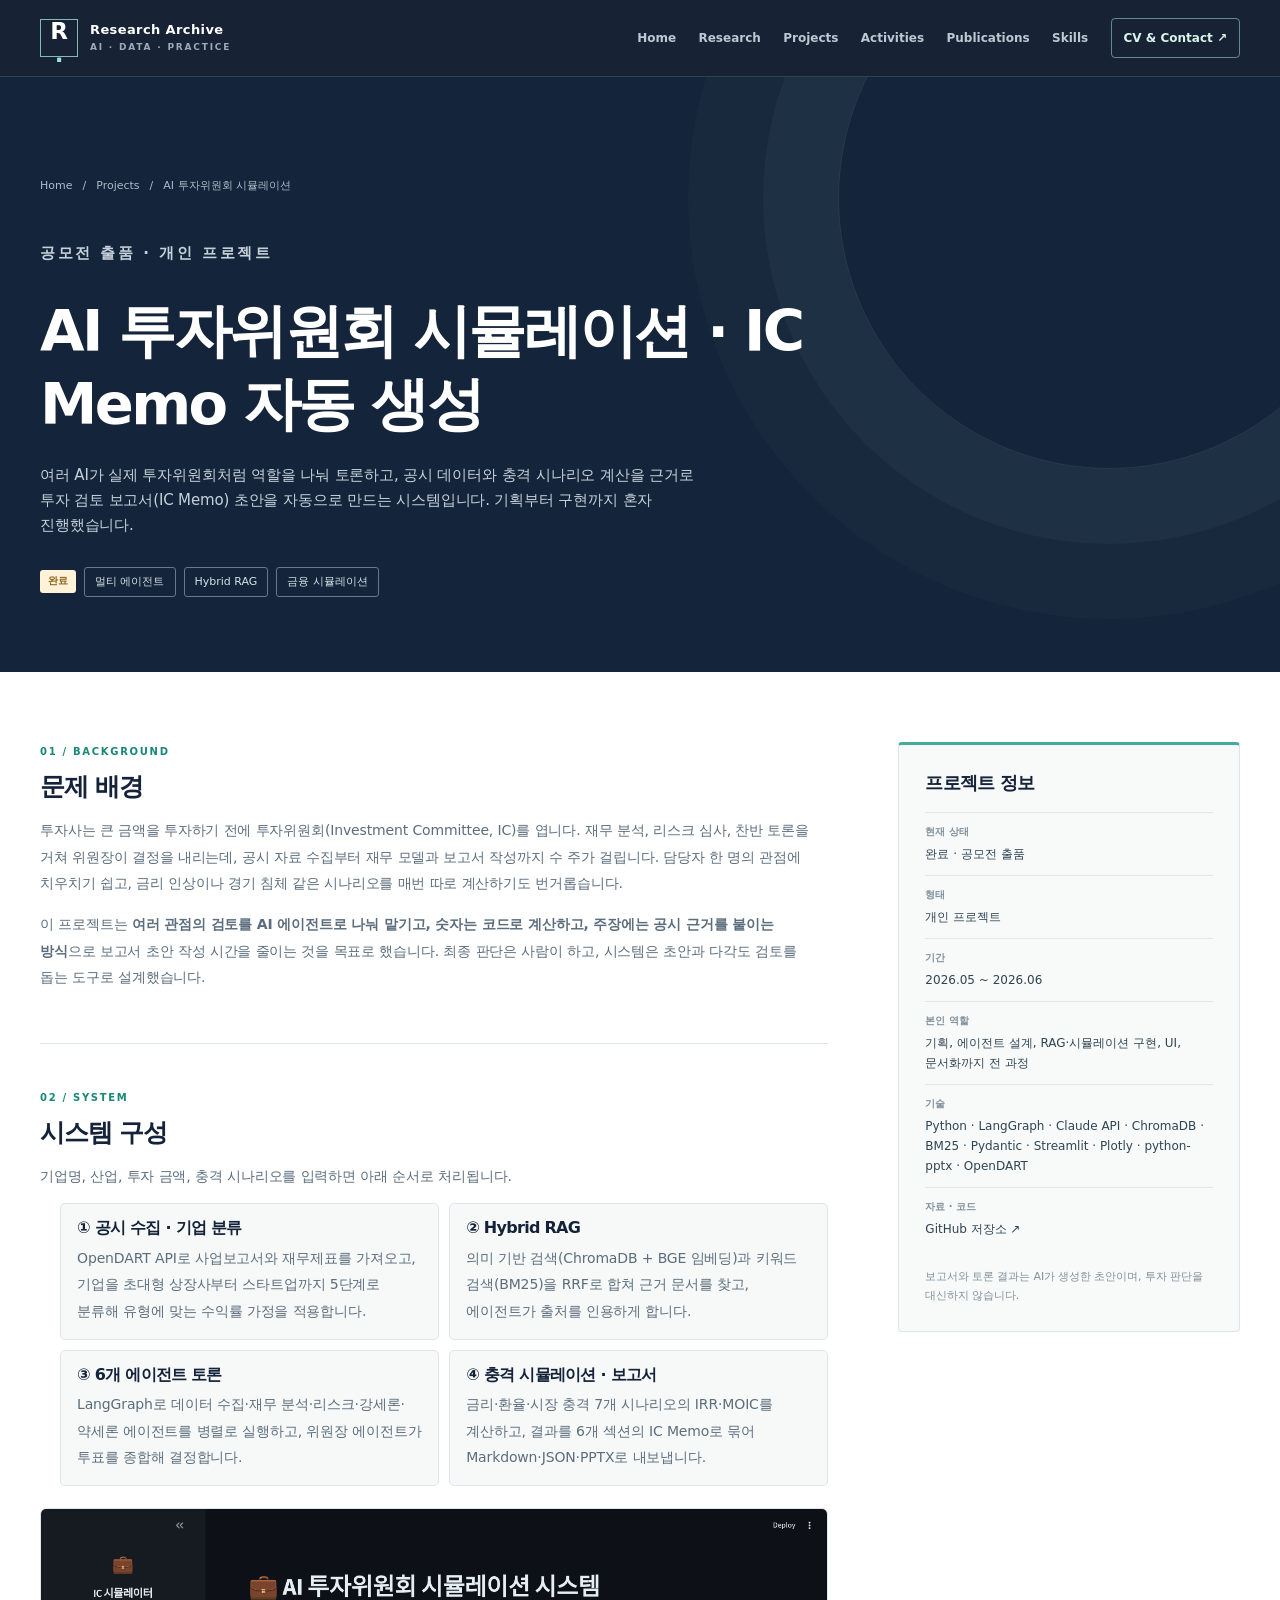
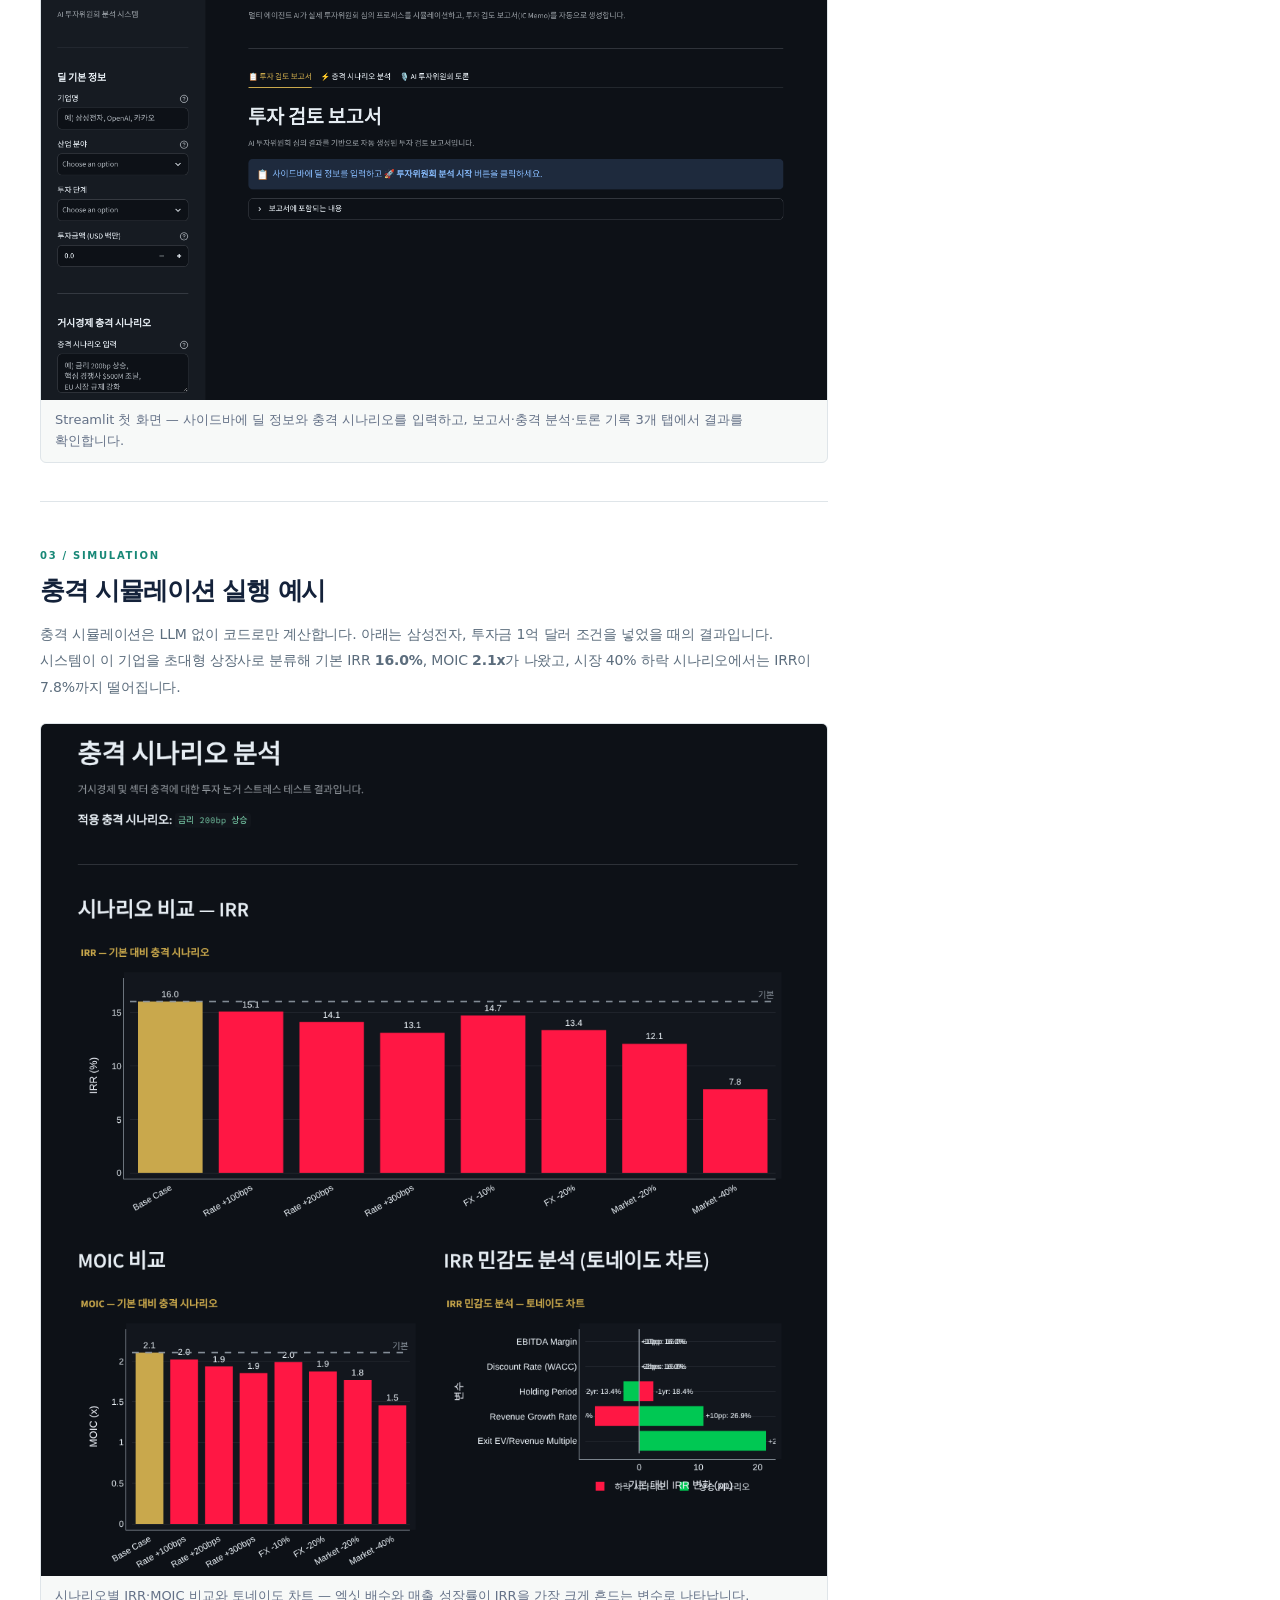
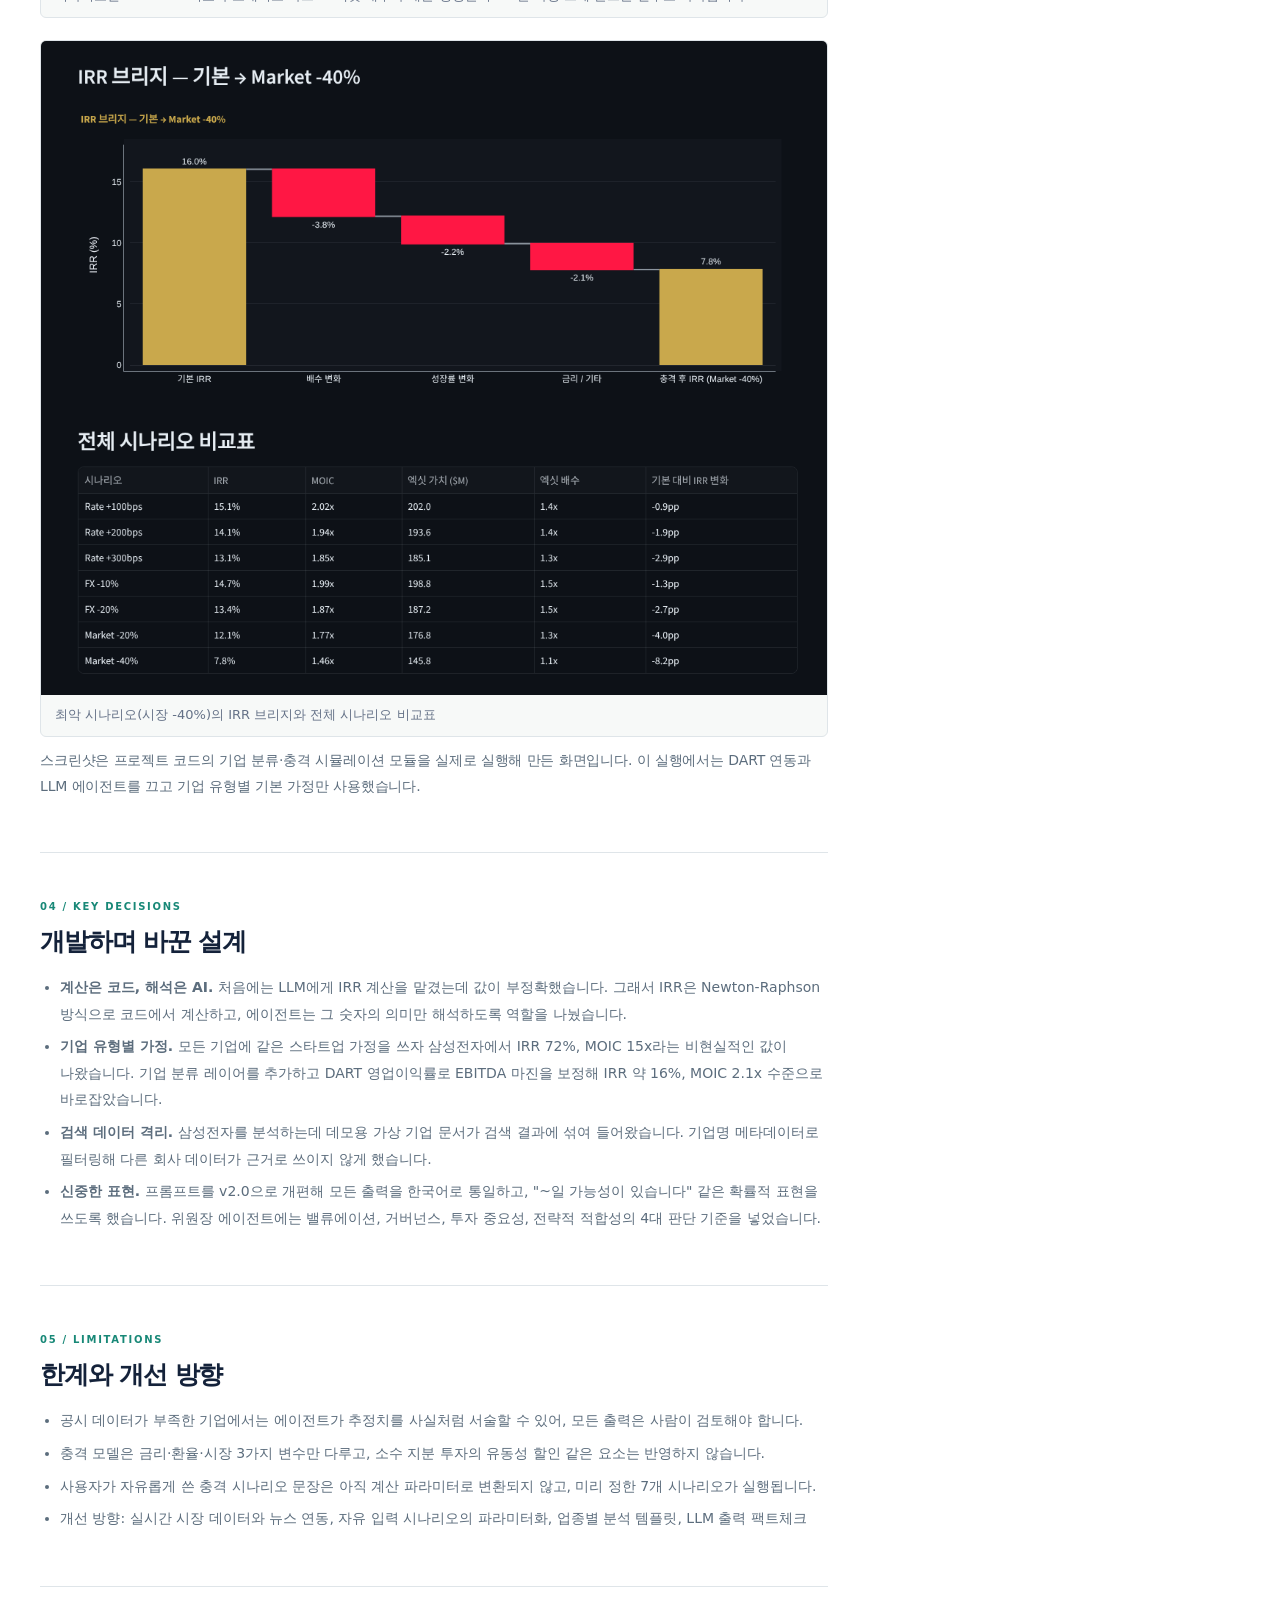
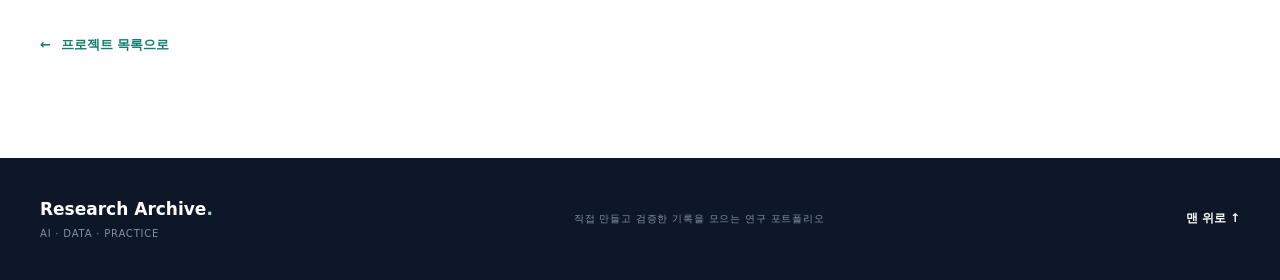
<file: projects/ai-ic-simulation.html>
<!doctype html>
<html lang="ko" id="top">
<head>
  <meta charset="utf-8">
  <meta name="viewport" content="width=device-width, initial-scale=1">
  <meta name="theme-color" content="#101b2e">
  <meta name="description" content="6개 AI 에이전트가 투자위원회 역할을 나눠 토론하고, DART 공시 기반 RAG와 결정론적 충격 시뮬레이션으로 투자 검토 보고서(IC Memo)를 자동 생성하는 공모전 개인 프로젝트입니다.">
  <title>AI 투자위원회 시뮬레이션 · IC Memo 자동 생성 | AI Research Portfolio</title>
  <link rel="icon" href="../assets/favicon.svg" type="image/svg+xml">
  <link rel="stylesheet" href="../assets/style.css?v=ai-ic-simulation">
  <script src="../assets/app.js" defer></script>
</head>
<body>
  <a class="skip-link" href="#main">본문으로 바로 가기</a>
  <header class="site-header"><div class="container header-inner"><a class="brand" href="../index.html" aria-label="연구 포트폴리오 홈"><span class="brand-mark" aria-hidden="true">R<span class="brand-dot">.</span></span><span class="brand-copy"><strong>Research Archive</strong><small>AI · DATA · PRACTICE</small></span></a><button class="menu-toggle" type="button" aria-controls="primary-nav" aria-expanded="false" aria-label="메뉴 열기"><span></span><span></span><span></span></button><nav class="nav" id="primary-nav" aria-label="주 메뉴"><a href="../index.html#home">Home</a><a href="../index.html#research">Research</a><a href="../index.html#projects">Projects</a><a href="../index.html#activities">Activities</a><a href="../index.html#publications">Publications</a><a href="../index.html#skills">Skills</a><a class="nav-contact" href="../index.html#contact">CV &amp; Contact ↗</a></nav></div></header>
  <main id="main">
    <section class="detail-hero" aria-labelledby="project-title">
      <div class="container">
        <nav class="breadcrumb" aria-label="현재 위치">
          <a href="../index.html">Home</a><span aria-hidden="true">/</span>
          <a href="../index.html#projects">Projects</a><span aria-hidden="true">/</span>
          <span aria-current="page">AI 투자위원회 시뮬레이션</span>
        </nav>
        <p class="detail-kicker">공모전 출품 · 개인 프로젝트</p>
        <h1 id="project-title">AI 투자위원회 시뮬레이션 · IC Memo 자동 생성</h1>
        <p>여러 AI가 실제 투자위원회처럼 역할을 나눠 토론하고, 공시 데이터와 충격 시나리오 계산을 근거로 투자 검토 보고서(IC Memo) 초안을 자동으로 만드는 시스템입니다. 기획부터 구현까지 혼자 진행했습니다.</p>
        <div class="detail-chips">
          <span class="status status-done">완료</span>
          <span>멀티 에이전트</span>
          <span>Hybrid RAG</span>
          <span>금융 시뮬레이션</span>
        </div>
      </div>
    </section>
    <div class="container detail-body">
      <div class="detail-layout">
        <div class="detail-main">
          <section aria-labelledby="background-title">
            <p class="detail-label">01 / BACKGROUND</p>
            <h2 id="background-title">문제 배경</h2>
            <p>투자사는 큰 금액을 투자하기 전에 투자위원회(Investment Committee, IC)를 엽니다. 재무 분석, 리스크 심사, 찬반 토론을 거쳐 위원장이 결정을 내리는데, 공시 자료 수집부터 재무 모델과 보고서 작성까지 수 주가 걸립니다. 담당자 한 명의 관점에 치우치기 쉽고, 금리 인상이나 경기 침체 같은 시나리오를 매번 따로 계산하기도 번거롭습니다.</p>
            <p>이 프로젝트는 <strong>여러 관점의 검토를 AI 에이전트로 나눠 맡기고, 숫자는 코드로 계산하고, 주장에는 공시 근거를 붙이는 방식</strong>으로 보고서 초안 작성 시간을 줄이는 것을 목표로 했습니다. 최종 판단은 사람이 하고, 시스템은 초안과 다각도 검토를 돕는 도구로 설계했습니다.</p>
          </section>
          <section aria-labelledby="system-title">
            <p class="detail-label">02 / SYSTEM</p>
            <h2 id="system-title">시스템 구성</h2>
            <p>기업명, 산업, 투자 금액, 충격 시나리오를 입력하면 아래 순서로 처리됩니다.</p>
            <ol class="bgent-flow">
              <li><h3>① 공시 수집 · 기업 분류</h3><p>OpenDART API로 사업보고서와 재무제표를 가져오고, 기업을 초대형 상장사부터 스타트업까지 5단계로 분류해 유형에 맞는 수익률 가정을 적용합니다.</p></li>
              <li><h3>② Hybrid RAG</h3><p>의미 기반 검색(ChromaDB + BGE 임베딩)과 키워드 검색(BM25)을 RRF로 합쳐 근거 문서를 찾고, 에이전트가 출처를 인용하게 합니다.</p></li>
              <li><h3>③ 6개 에이전트 토론</h3><p>LangGraph로 데이터 수집·재무 분석·리스크·강세론·약세론 에이전트를 병렬로 실행하고, 위원장 에이전트가 투표를 종합해 결정합니다.</p></li>
              <li><h3>④ 충격 시뮬레이션 · 보고서</h3><p>금리·환율·시장 충격 7개 시나리오의 IRR·MOIC를 계산하고, 결과를 6개 섹션의 IC Memo로 묶어 Markdown·JSON·PPTX로 내보냅니다.</p></li>
            </ol>
            <figure class="shot-figure">
              <img src="../assets/ic-simulation/home.png" width="1440" height="900" loading="lazy" decoding="async" alt="AI 투자위원회 시뮬레이션 시스템 첫 화면. 왼쪽 사이드바에 기업명, 산업 분야, 투자 단계, 투자금액, 충격 시나리오 입력란이 있고 오른쪽에 투자 검토 보고서, 충격 시나리오 분석, AI 투자위원회 토론 탭이 있는 다크 테마 화면">
              <figcaption>Streamlit 첫 화면 — 사이드바에 딜 정보와 충격 시나리오를 입력하고, 보고서·충격 분석·토론 기록 3개 탭에서 결과를 확인합니다.</figcaption>
            </figure>
          </section>
          <section aria-labelledby="simulation-title">
            <p class="detail-label">03 / SIMULATION</p>
            <h2 id="simulation-title">충격 시뮬레이션 실행 예시</h2>
            <p>충격 시뮬레이션은 LLM 없이 코드로만 계산합니다. 아래는 삼성전자, 투자금 1억 달러 조건을 넣었을 때의 결과입니다. 시스템이 이 기업을 초대형 상장사로 분류해 기본 IRR <strong>16.0%</strong>, MOIC <strong>2.1x</strong>가 나왔고, 시장 40% 하락 시나리오에서는 IRR이 7.8%까지 떨어집니다.</p>
            <figure class="shot-figure">
              <img src="../assets/ic-simulation/shock-scenarios.png" width="1070" height="1160" loading="lazy" decoding="async" alt="충격 시나리오 분석 탭. 기본 IRR 16.0%에서 금리 상승, 환율 하락, 시장 하락 시나리오별 IRR이 15.1%에서 7.8%까지 내려가는 막대 그래프, MOIC 비교 그래프, 변수별 IRR 민감도를 보여 주는 토네이도 차트">
              <figcaption>시나리오별 IRR·MOIC 비교와 토네이도 차트 — 엑싯 배수와 매출 성장률이 IRR을 가장 크게 흔드는 변수로 나타납니다.</figcaption>
            </figure>
            <figure class="shot-figure">
              <img src="../assets/ic-simulation/irr-bridge-table.png" width="1070" height="890" loading="lazy" decoding="async" alt="기본 IRR 16.0%가 배수 변화 -3.8%, 성장률 변화 -2.2%, 금리 및 기타 -2.1%를 거쳐 시장 40% 하락 시 7.8%가 되는 IRR 브리지 차트와 7개 시나리오의 IRR, MOIC, 엑싯 가치 비교표">
              <figcaption>최악 시나리오(시장 -40%)의 IRR 브리지와 전체 시나리오 비교표</figcaption>
            </figure>
            <p class="physical-ai-next">스크린샷은 프로젝트 코드의 기업 분류·충격 시뮬레이션 모듈을 실제로 실행해 만든 화면입니다. 이 실행에서는 DART 연동과 LLM 에이전트를 끄고 기업 유형별 기본 가정만 사용했습니다.</p>
          </section>
          <section aria-labelledby="decision-title">
            <p class="detail-label">04 / KEY DECISIONS</p>
            <h2 id="decision-title">개발하며 바꾼 설계</h2>
            <ul>
              <li><strong>계산은 코드, 해석은 AI.</strong> 처음에는 LLM에게 IRR 계산을 맡겼는데 값이 부정확했습니다. 그래서 IRR은 Newton-Raphson 방식으로 코드에서 계산하고, 에이전트는 그 숫자의 의미만 해석하도록 역할을 나눴습니다.</li>
              <li><strong>기업 유형별 가정.</strong> 모든 기업에 같은 스타트업 가정을 쓰자 삼성전자에서 IRR 72%, MOIC 15x라는 비현실적인 값이 나왔습니다. 기업 분류 레이어를 추가하고 DART 영업이익률로 EBITDA 마진을 보정해 IRR 약 16%, MOIC 2.1x 수준으로 바로잡았습니다.</li>
              <li><strong>검색 데이터 격리.</strong> 삼성전자를 분석하는데 데모용 가상 기업 문서가 검색 결과에 섞여 들어왔습니다. 기업명 메타데이터로 필터링해 다른 회사 데이터가 근거로 쓰이지 않게 했습니다.</li>
              <li><strong>신중한 표현.</strong> 프롬프트를 v2.0으로 개편해 모든 출력을 한국어로 통일하고, "~일 가능성이 있습니다" 같은 확률적 표현을 쓰도록 했습니다. 위원장 에이전트에는 밸류에이션, 거버넌스, 투자 중요성, 전략적 적합성의 4대 판단 기준을 넣었습니다.</li>
            </ul>
          </section>
          <section aria-labelledby="limit-title">
            <p class="detail-label">05 / LIMITATIONS</p>
            <h2 id="limit-title">한계와 개선 방향</h2>
            <ul>
              <li>공시 데이터가 부족한 기업에서는 에이전트가 추정치를 사실처럼 서술할 수 있어, 모든 출력은 사람이 검토해야 합니다.</li>
              <li>충격 모델은 금리·환율·시장 3가지 변수만 다루고, 소수 지분 투자의 유동성 할인 같은 요소는 반영하지 않습니다.</li>
              <li>사용자가 자유롭게 쓴 충격 시나리오 문장은 아직 계산 파라미터로 변환되지 않고, 미리 정한 7개 시나리오가 실행됩니다.</li>
              <li>개선 방향: 실시간 시장 데이터와 뉴스 연동, 자유 입력 시나리오의 파라미터화, 업종별 분석 템플릿, LLM 출력 팩트체크</li>
            </ul>
          </section>
          <a class="back-link" href="../index.html#projects"><span aria-hidden="true">←</span> 프로젝트 목록으로</a>
        </div>
        <aside class="detail-aside" aria-labelledby="project-facts">
          <h2 id="project-facts">프로젝트 정보</h2>
          <dl>
            <div><dt>현재 상태</dt><dd>완료 · 공모전 출품</dd></div>
            <div><dt>형태</dt><dd>개인 프로젝트</dd></div>
            <div><dt>기간</dt><dd>2026.05 ~ 2026.06</dd></div>
            <div><dt>본인 역할</dt><dd>기획, 에이전트 설계, RAG·시뮬레이션 구현, UI, 문서화까지 전 과정</dd></div>
            <div><dt>기술</dt><dd>Python · LangGraph · Claude API · ChromaDB · BM25 · Pydantic · Streamlit · Plotly · python-pptx · OpenDART</dd></div>
            <div><dt>자료 · 코드</dt><dd><a href="https://github.com/githaewon/ai-c-simulation" target="_blank" rel="noopener">GitHub 저장소 ↗</a></dd></div>
          </dl>
          <p>보고서와 토론 결과는 AI가 생성한 초안이며, 투자 판단을 대신하지 않습니다.</p>
        </aside>
      </div>
    </div>
  </main>
  <footer class="site-footer"><div class="container footer-inner"><div><strong>Research Archive<span>.</span></strong><p>AI · DATA · PRACTICE</p></div><p>직접 만들고 검증한 기록을 모으는 연구 포트폴리오</p><a href="#top">맨 위로 ↑</a></div></footer>
</body>
</html>
</file>
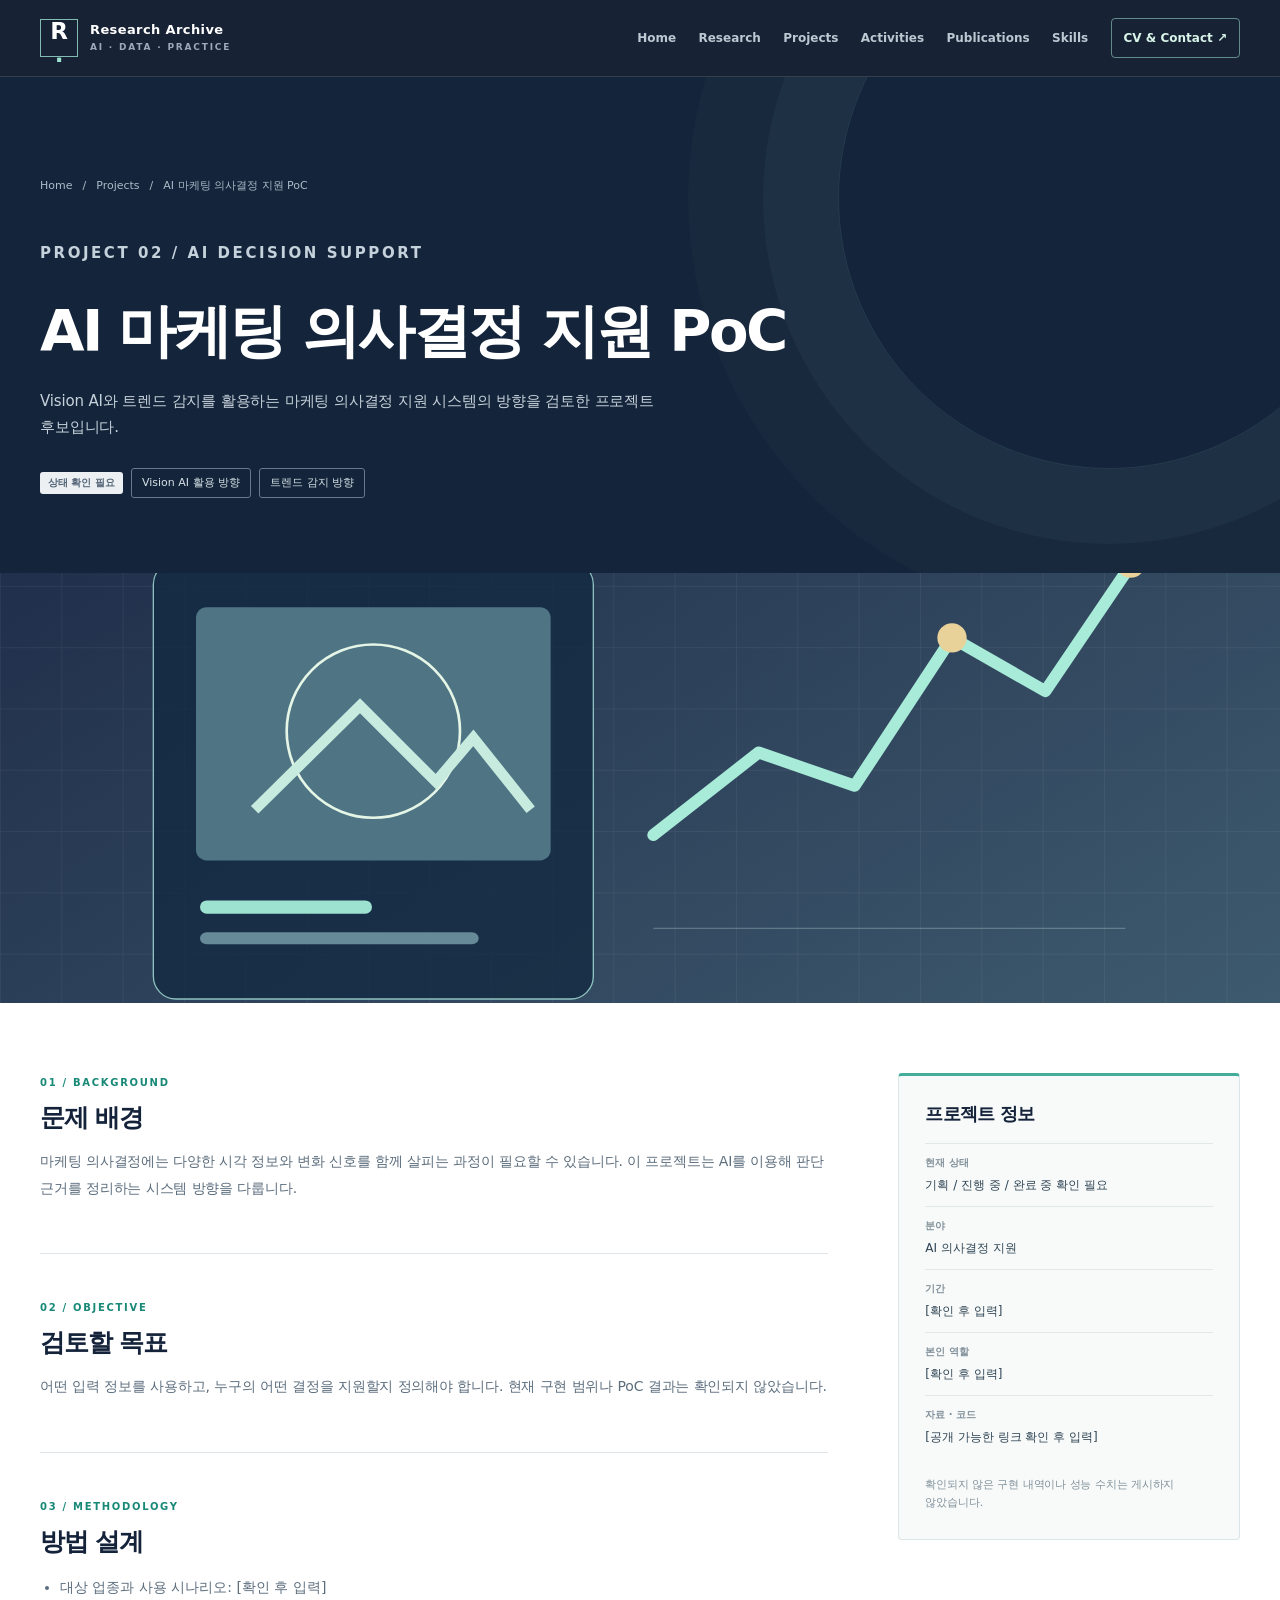
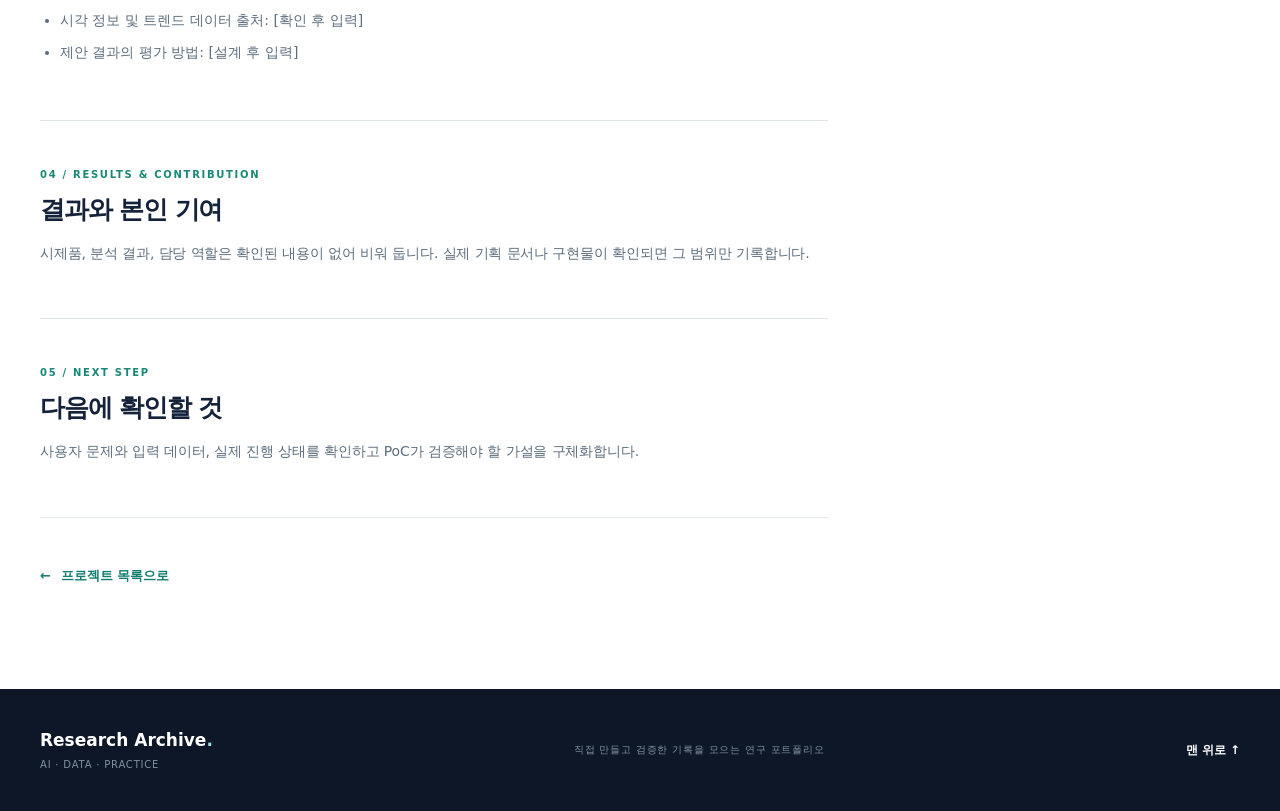
<file: projects/ai-marketing-poc.html>
<!doctype html>
<html lang="ko"><head><meta charset="utf-8"><meta name="viewport" content="width=device-width, initial-scale=1"><meta name="theme-color" content="#101b2e"><meta name="description" content="AI 마케팅 의사결정 지원 PoC의 기획 방향과 확인할 사항을 정리한 상세 페이지입니다."><title>AI 마케팅 의사결정 지원 PoC | AI Research Portfolio</title><link rel="icon" href="../assets/favicon.svg" type="image/svg+xml"><link rel="stylesheet" href="../assets/style.css"><script src="../assets/app.js" defer></script></head>
<body><a class="skip-link" href="#main">본문으로 바로 가기</a><header class="site-header"><div class="container header-inner"><a class="brand" href="../index.html" aria-label="연구 포트폴리오 홈"><span class="brand-mark" aria-hidden="true">R<span class="brand-dot">.</span></span><span class="brand-copy"><strong>Research Archive</strong><small>AI · DATA · PRACTICE</small></span></a><button class="menu-toggle" type="button" aria-controls="primary-nav" aria-expanded="false" aria-label="메뉴 열기"><span></span><span></span><span></span></button><nav class="nav" id="primary-nav" aria-label="주 메뉴"><a href="../index.html#home">Home</a><a href="../index.html#research">Research</a><a href="../index.html#projects">Projects</a><a href="../index.html#activities">Activities</a><a href="../index.html#publications">Publications</a><a href="../index.html#skills">Skills</a><a class="nav-contact" href="../index.html#contact">CV &amp; Contact ↗</a></nav></div></header>
<main id="main"><section class="detail-hero"><div class="container"><div class="breadcrumb"><a href="../index.html">Home</a><span aria-hidden="true">/</span><a href="../index.html#projects">Projects</a><span aria-hidden="true">/</span><span>AI 마케팅 의사결정 지원 PoC</span></div><p class="detail-kicker">PROJECT 02 / AI DECISION SUPPORT</p><h1>AI 마케팅 의사결정 지원 PoC</h1><p>Vision AI와 트렌드 감지를 활용하는 마케팅 의사결정 지원 시스템의 방향을 검토한 프로젝트 후보입니다.</p><div class="detail-chips"><span class="status status-unverified">상태 확인 필요</span><span>Vision AI 활용 방향</span><span>트렌드 감지 방향</span></div></div></section><img class="detail-image" src="../assets/project-marketing.svg" alt="시각 정보와 추세 신호를 연결한 추상 그래픽" width="960" height="580"><div class="container detail-body"><div class="detail-layout"><div class="detail-main"><section><p class="detail-label">01 / BACKGROUND</p><h2>문제 배경</h2><p>마케팅 의사결정에는 다양한 시각 정보와 변화 신호를 함께 살피는 과정이 필요할 수 있습니다. 이 프로젝트는 AI를 이용해 판단 근거를 정리하는 시스템 방향을 다룹니다.</p></section><section><p class="detail-label">02 / OBJECTIVE</p><h2>검토할 목표</h2><p>어떤 입력 정보를 사용하고, 누구의 어떤 결정을 지원할지 정의해야 합니다. 현재 구현 범위나 PoC 결과는 확인되지 않았습니다.</p></section><section><p class="detail-label">03 / METHODOLOGY</p><h2>방법 설계</h2><ul><li>대상 업종과 사용 시나리오: [확인 후 입력]</li><li>시각 정보 및 트렌드 데이터 출처: [확인 후 입력]</li><li>제안 결과의 평가 방법: [설계 후 입력]</li></ul></section><section><p class="detail-label">04 / RESULTS &amp; CONTRIBUTION</p><h2>결과와 본인 기여</h2><p>시제품, 분석 결과, 담당 역할은 확인된 내용이 없어 비워 둡니다. 실제 기획 문서나 구현물이 확인되면 그 범위만 기록합니다.</p></section><section><p class="detail-label">05 / NEXT STEP</p><h2>다음에 확인할 것</h2><p>사용자 문제와 입력 데이터, 실제 진행 상태를 확인하고 PoC가 검증해야 할 가설을 구체화합니다.</p></section><a class="back-link" href="../index.html#projects"><span aria-hidden="true">←</span> 프로젝트 목록으로</a></div><aside class="detail-aside" aria-label="프로젝트 정보"><h2>프로젝트 정보</h2><dl><div><dt>현재 상태</dt><dd>기획 / 진행 중 / 완료 중 확인 필요</dd></div><div><dt>분야</dt><dd>AI 의사결정 지원</dd></div><div><dt>기간</dt><dd>[확인 후 입력]</dd></div><div><dt>본인 역할</dt><dd>[확인 후 입력]</dd></div><div><dt>자료 · 코드</dt><dd>[공개 가능한 링크 확인 후 입력]</dd></div></dl><p>확인되지 않은 구현 내역이나 성능 수치는 게시하지 않았습니다.</p></aside></div></div></main><footer class="site-footer"><div class="container footer-inner"><div><strong>Research Archive<span>.</span></strong><p>AI · DATA · PRACTICE</p></div><p>직접 만들고 검증한 기록을 모으는 연구 포트폴리오</p><a href="../index.html#top">맨 위로 ↑</a></div></footer></body></html>
</file>
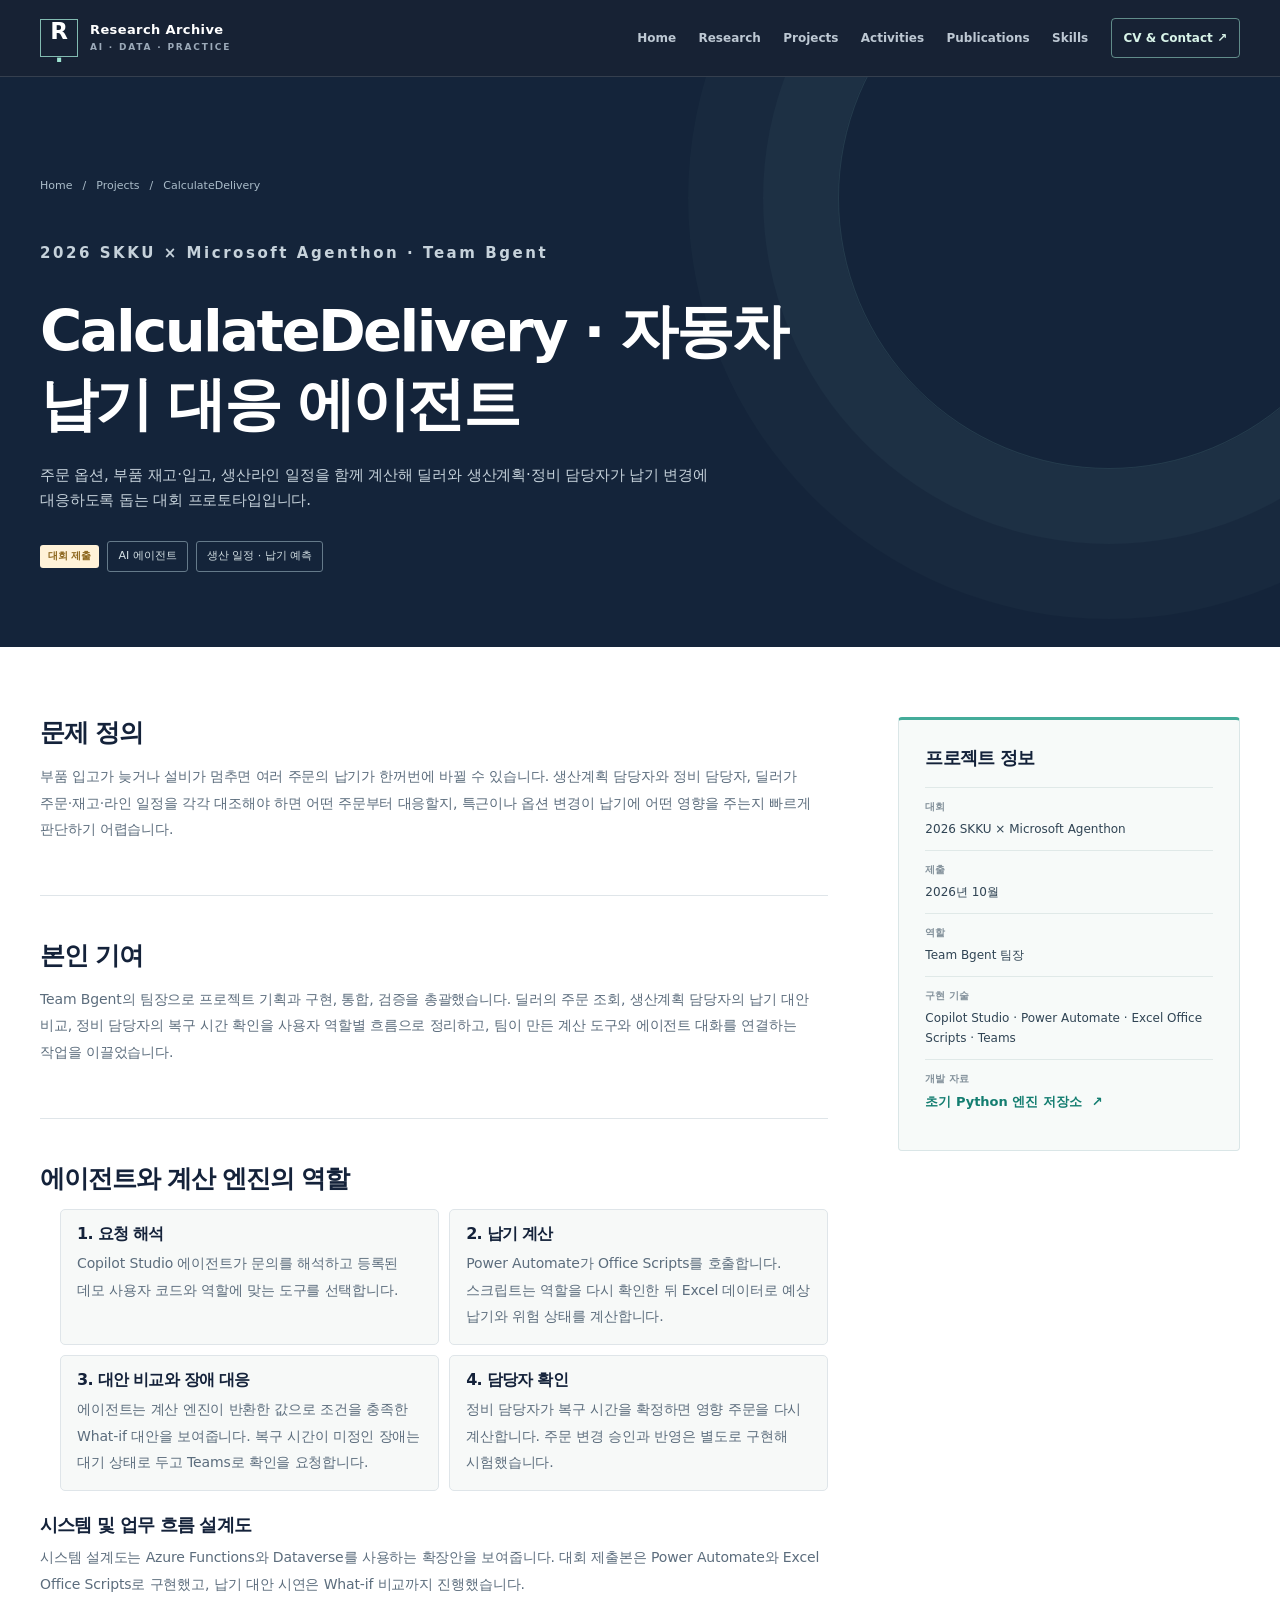
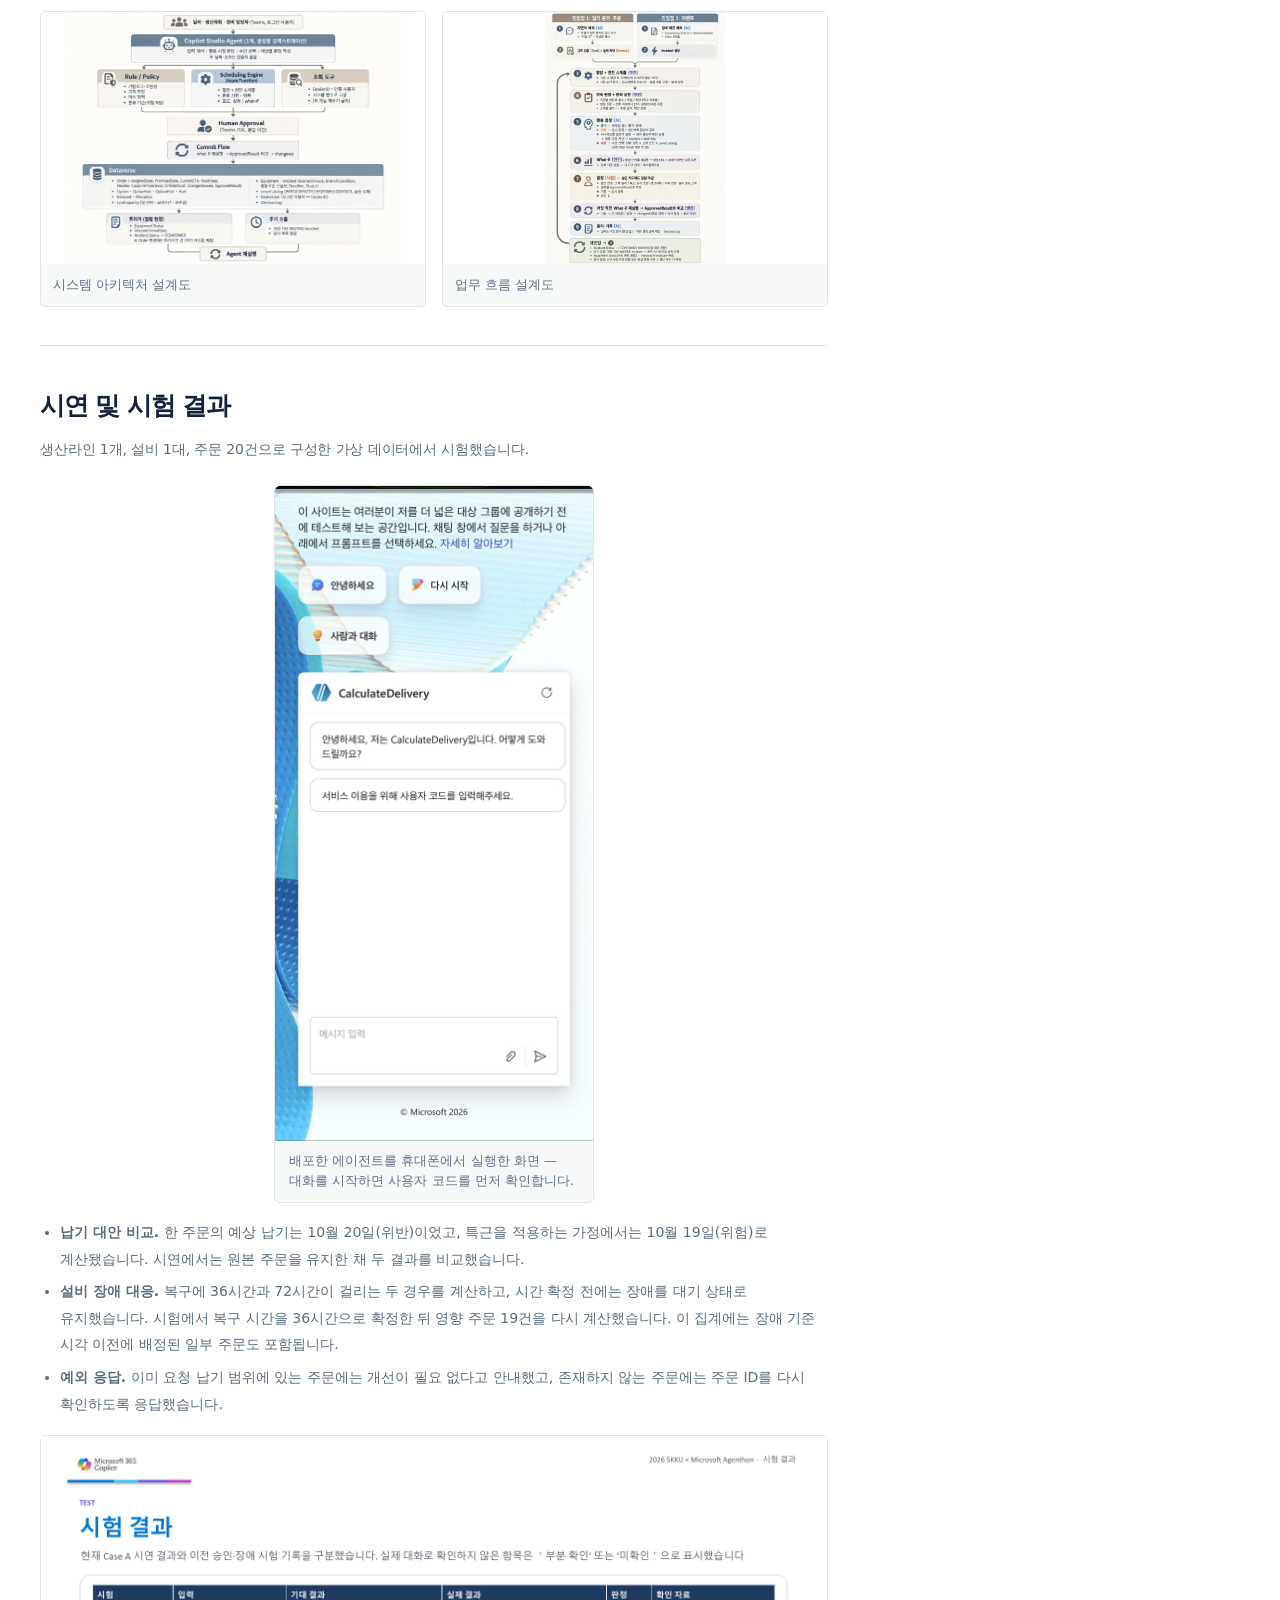
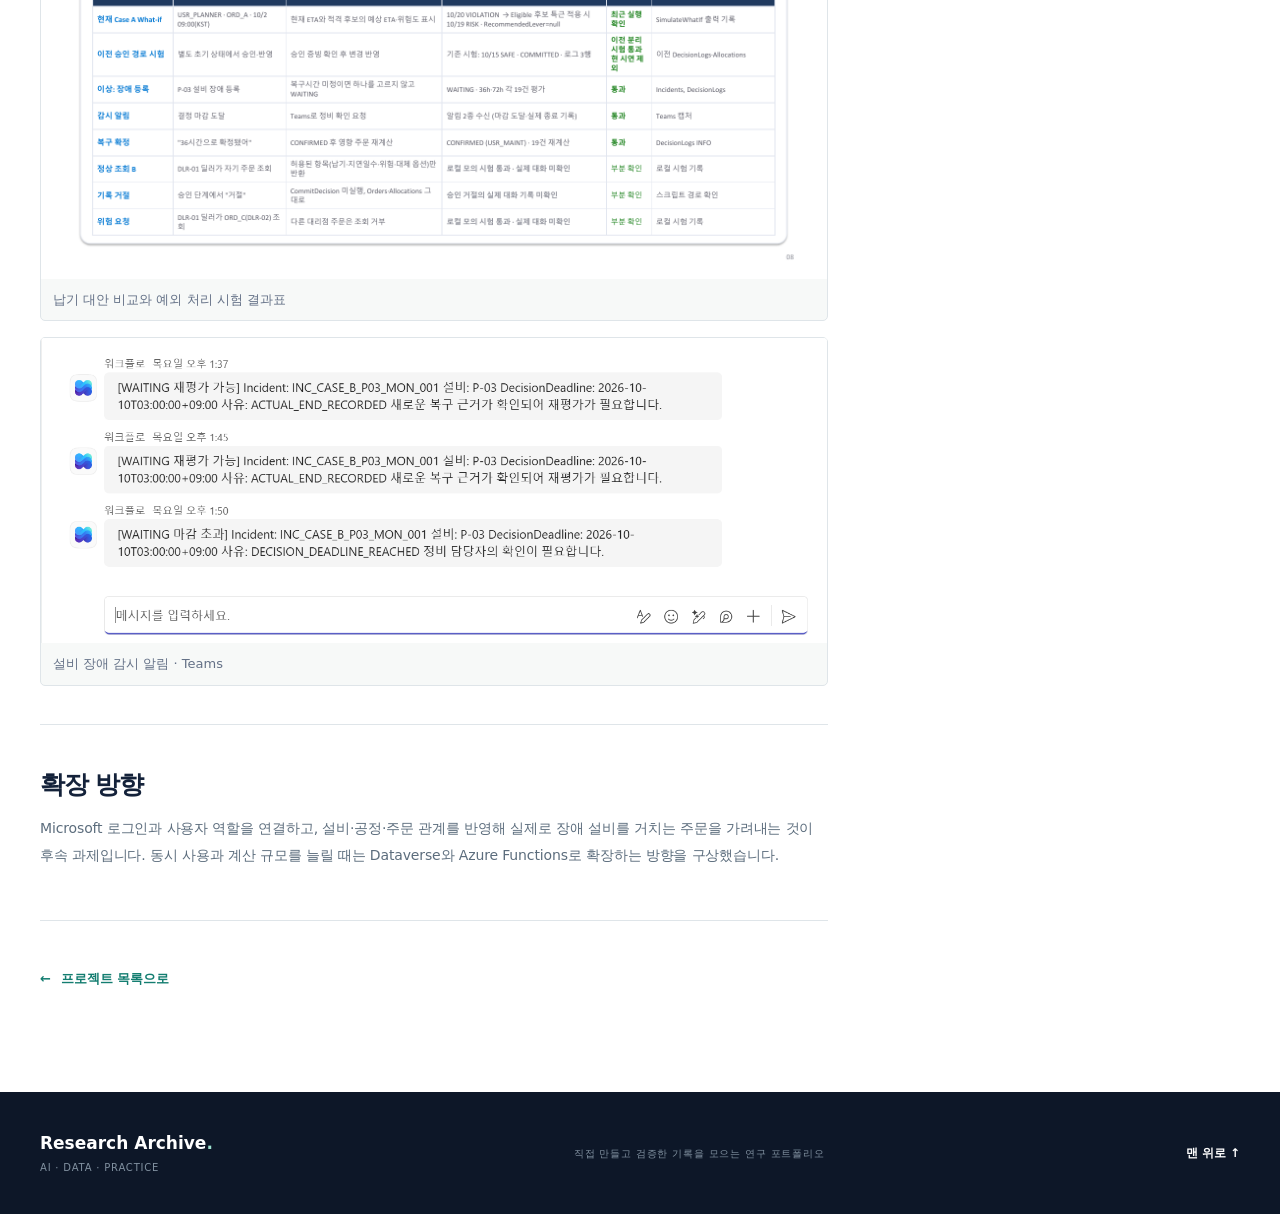
<file: projects/calculate-delivery.html>
<!doctype html>
<html lang="ko" id="top">
<head>
  <meta charset="utf-8">
  <meta name="viewport" content="width=device-width, initial-scale=1">
  <meta name="theme-color" content="#101b2e">
  <meta name="description" content="2026 SKKU × Microsoft Agenthon에 제출한 Team Bgent의 자동차 납기 계산 및 설비 장애 대응 에이전트 프로젝트입니다.">
  <title>CalculateDelivery · 자동차 납기 대응 에이전트 | AI Research Portfolio</title>
  <link rel="icon" href="../assets/favicon.svg" type="image/svg+xml">
  <link rel="stylesheet" href="../assets/style.css?v=agenthon-mobile">
  <script src="../assets/app.js" defer></script>
</head>
<body>
  <a class="skip-link" href="#main">본문으로 바로 가기</a>
  <header class="site-header"><div class="container header-inner"><a class="brand" href="../index.html" aria-label="연구 포트폴리오 홈"><span class="brand-mark" aria-hidden="true">R<span class="brand-dot">.</span></span><span class="brand-copy"><strong>Research Archive</strong><small>AI · DATA · PRACTICE</small></span></a><button class="menu-toggle" type="button" aria-controls="primary-nav" aria-expanded="false" aria-label="메뉴 열기"><span></span><span></span><span></span></button><nav class="nav" id="primary-nav" aria-label="주 메뉴"><a href="../index.html#home">Home</a><a href="../index.html#research">Research</a><a href="../index.html#projects">Projects</a><a href="../index.html#activities">Activities</a><a href="../index.html#publications">Publications</a><a href="../index.html#skills">Skills</a><a class="nav-contact" href="../index.html#contact">CV &amp; Contact ↗</a></nav></div></header>
  <main id="main">
    <section class="detail-hero" aria-labelledby="project-title">
      <div class="container">
        <nav class="breadcrumb" aria-label="현재 위치">
          <a href="../index.html">Home</a><span aria-hidden="true">/</span>
          <a href="../index.html#projects">Projects</a><span aria-hidden="true">/</span>
          <span aria-current="page">CalculateDelivery</span>
        </nav>
        <p class="detail-kicker">2026 SKKU × Microsoft Agenthon · Team Bgent</p>
        <h1 id="project-title">CalculateDelivery · 자동차 납기 대응 에이전트</h1>
        <p>주문 옵션, 부품 재고·입고, 생산라인 일정을 함께 계산해 딜러와 생산계획·정비 담당자가 납기 변경에 대응하도록 돕는 대회 프로토타입입니다.</p>
        <div class="detail-chips">
          <span class="status status-done">대회 제출</span>
          <span>AI 에이전트</span>
          <span>생산 일정 · 납기 예측</span>
        </div>
      </div>
    </section>
    <div class="container detail-body">
      <div class="detail-layout">
        <div class="detail-main">
          <section aria-labelledby="problem-title">
            <h2 id="problem-title">문제 정의</h2>
            <p>부품 입고가 늦거나 설비가 멈추면 여러 주문의 납기가 한꺼번에 바뀔 수 있습니다. 생산계획 담당자와 정비 담당자, 딜러가 주문·재고·라인 일정을 각각 대조해야 하면 어떤 주문부터 대응할지, 특근이나 옵션 변경이 납기에 어떤 영향을 주는지 빠르게 판단하기 어렵습니다.</p>
          </section>
          <section aria-labelledby="contribution-title">
            <h2 id="contribution-title">본인 기여</h2>
            <p>Team Bgent의 팀장으로 프로젝트 기획과 구현, 통합, 검증을 총괄했습니다. 딜러의 주문 조회, 생산계획 담당자의 납기 대안 비교, 정비 담당자의 복구 시간 확인을 사용자 역할별 흐름으로 정리하고, 팀이 만든 계산 도구와 에이전트 대화를 연결하는 작업을 이끌었습니다.</p>
          </section>
          <section aria-labelledby="design-title">
            <h2 id="design-title">에이전트와 계산 엔진의 역할</h2>
            <ol class="bgent-flow" role="list">
              <li>
                <h3>1. 요청 해석</h3>
                <p>Copilot Studio 에이전트가 문의를 해석하고 등록된 데모 사용자 코드와 역할에 맞는 도구를 선택합니다.</p>
              </li>
              <li>
                <h3>2. 납기 계산</h3>
                <p>Power Automate가 Office Scripts를 호출합니다. 스크립트는 역할을 다시 확인한 뒤 Excel 데이터로 예상 납기와 위험 상태를 계산합니다.</p>
              </li>
              <li>
                <h3>3. 대안 비교와 장애 대응</h3>
                <p>에이전트는 계산 엔진이 반환한 값으로 조건을 충족한 What-if 대안을 보여줍니다. 복구 시간이 미정인 장애는 대기 상태로 두고 Teams로 확인을 요청합니다.</p>
              </li>
              <li>
                <h3>4. 담당자 확인</h3>
                <p>정비 담당자가 복구 시간을 확정하면 영향 주문을 다시 계산합니다. 주문 변경 승인과 반영은 별도로 구현해 시험했습니다.</p>
              </li>
            </ol>
            <h3 class="bgent-design-heading" id="design-images-title">시스템 및 업무 흐름 설계도</h3>
            <p id="design-images-note">시스템 설계도는 Azure Functions와 Dataverse를 사용하는 확장안을 보여줍니다. 대회 제출본은 Power Automate와 Excel Office Scripts로 구현했고, 납기 대안 시연은 What-if 비교까지 진행했습니다.</p>
            <div class="event-photos bgent-design-images" role="group" aria-labelledby="design-images-title" aria-describedby="design-images-note">
              <figure>
                <a href="../assets/calculate-delivery/system-architecture.jpg" aria-label="시스템 아키텍처 설계도 크게 보기">
                  <img src="../assets/calculate-delivery/system-architecture.jpg" width="1448" height="1086" loading="lazy" decoding="async" alt="Copilot Studio 에이전트가 정책 검사, 일정 계산, 주문 조회를 호출하고 담당자 승인을 거쳐 Dataverse에 반영하는 확장 설계도">
                </a>
                <figcaption>시스템 아키텍처 설계도</figcaption>
              </figure>
              <figure>
                <a href="../assets/calculate-delivery/decision-workflow.jpg" aria-label="업무 흐름 설계도 크게 보기">
                  <img src="../assets/calculate-delivery/decision-workflow.jpg" width="1060" height="1484" loading="lazy" decoding="async" alt="딜러 문의와 설비 장애가 각각 접수된 뒤 납기 계산, 대안 비교, 담당자 승인, 변경 반영, 알림으로 이어지는 흐름 설계도">
                </a>
                <figcaption>업무 흐름 설계도</figcaption>
              </figure>
            </div>
          </section>
          <section aria-labelledby="results-title">
            <h2 id="results-title">시연 및 시험 결과</h2>
            <p>생산라인 1개, 설비 1대, 주문 20건으로 구성한 가상 데이터에서 시험했습니다.</p>
            <figure class="shot-figure phone-shot">
              <a href="../assets/calculate-delivery/mobile-chat.jpg" aria-label="모바일에서 실행한 CalculateDelivery 화면 크게 보기">
                <img src="../assets/calculate-delivery/mobile-chat.jpg" width="640" height="1318" loading="lazy" decoding="async" alt="휴대폰에서 연 Copilot Studio 테스트 사이트. CalculateDelivery 에이전트가 인사한 뒤 서비스 이용을 위해 사용자 코드를 입력해 달라고 요청하는 채팅 화면">
              </a>
              <figcaption>배포한 에이전트를 휴대폰에서 실행한 화면 — 대화를 시작하면 사용자 코드를 먼저 확인합니다.</figcaption>
            </figure>
            <ul>
              <li><strong>납기 대안 비교.</strong> 한 주문의 예상 납기는 10월 20일(위반)이었고, 특근을 적용하는 가정에서는 10월 19일(위험)로 계산됐습니다. 시연에서는 원본 주문을 유지한 채 두 결과를 비교했습니다.</li>
              <li><strong>설비 장애 대응.</strong> 복구에 36시간과 72시간이 걸리는 두 경우를 계산하고, 시간 확정 전에는 장애를 대기 상태로 유지했습니다. 시험에서 복구 시간을 36시간으로 확정한 뒤 영향 주문 19건을 다시 계산했습니다. 이 집계에는 장애 기준 시각 이전에 배정된 일부 주문도 포함됩니다.</li>
              <li><strong>예외 응답.</strong> 이미 요청 납기 범위에 있는 주문에는 개선이 필요 없다고 안내했고, 존재하지 않는 주문에는 주문 ID를 다시 확인하도록 응답했습니다.</li>
            </ul>
            <div class="event-photos bgent-result-images" id="result-images" role="group" aria-label="시험 결과 이미지">
              <figure>
                <a href="../assets/calculate-delivery/what-if-test.png" aria-label="납기 대안 비교와 예외 처리 시험 결과표 크게 보기">
                  <img src="../assets/calculate-delivery/what-if-test.png" width="1600" height="900" loading="lazy" decoding="async" alt="대회 결과보고서의 가상 주문 시험표. 특근을 가정했을 때 예상 납기가 10월 20일에서 10월 19일로 변경된 결과를 보여줍니다.">
                </a>
                <figcaption>납기 대안 비교와 예외 처리 시험 결과표</figcaption>
              </figure>
              <figure>
                <a href="../assets/calculate-delivery/incident-teams-alert.png" aria-label="설비 장애 감시 알림 · Teams 크게 보기">
                  <img src="../assets/calculate-delivery/incident-teams-alert.png" width="1372" height="532" loading="lazy" decoding="async" alt="Teams에서 새 복구 근거가 생겨 재평가가 필요하다는 알림과 결정 마감 시 정비 담당자의 확인을 요청하는 알림을 보여줍니다.">
                </a>
                <figcaption>설비 장애 감시 알림 · Teams</figcaption>
              </figure>
            </div>
          </section>
          <section aria-labelledby="next-title">
            <h2 id="next-title">확장 방향</h2>
            <p>Microsoft 로그인과 사용자 역할을 연결하고, 설비·공정·주문 관계를 반영해 실제로 장애 설비를 거치는 주문을 가려내는 것이 후속 과제입니다. 동시 사용과 계산 규모를 늘릴 때는 Dataverse와 Azure Functions로 확장하는 방향을 구상했습니다.</p>
          </section>
          <a class="back-link" href="../index.html#projects"><span aria-hidden="true">←</span> 프로젝트 목록으로</a>
        </div>
        <aside class="detail-aside" aria-labelledby="project-facts">
          <h2 id="project-facts">프로젝트 정보</h2>
          <dl>
            <div><dt>대회</dt><dd>2026 SKKU × Microsoft Agenthon</dd></div>
            <div><dt>제출</dt><dd>2026년 10월</dd></div>
            <div><dt>역할</dt><dd>Team Bgent 팀장</dd></div>
            <div><dt>구현 기술</dt><dd>Copilot Studio · Power Automate · Excel Office Scripts · Teams</dd></div>
            <div><dt>개발 자료</dt><dd><a class="back-link" href="https://github.com/GitHaewon/MS.Agent">초기 Python 엔진 저장소 <span aria-hidden="true">↗</span></a></dd></div>
          </dl>
        </aside>
      </div>
    </div>
  </main>
  <footer class="site-footer"><div class="container footer-inner"><div><strong>Research Archive<span>.</span></strong><p>AI · DATA · PRACTICE</p></div><p>직접 만들고 검증한 기록을 모으는 연구 포트폴리오</p><a href="#top">맨 위로 ↑</a></div></footer>
</body>
</html>
</file>
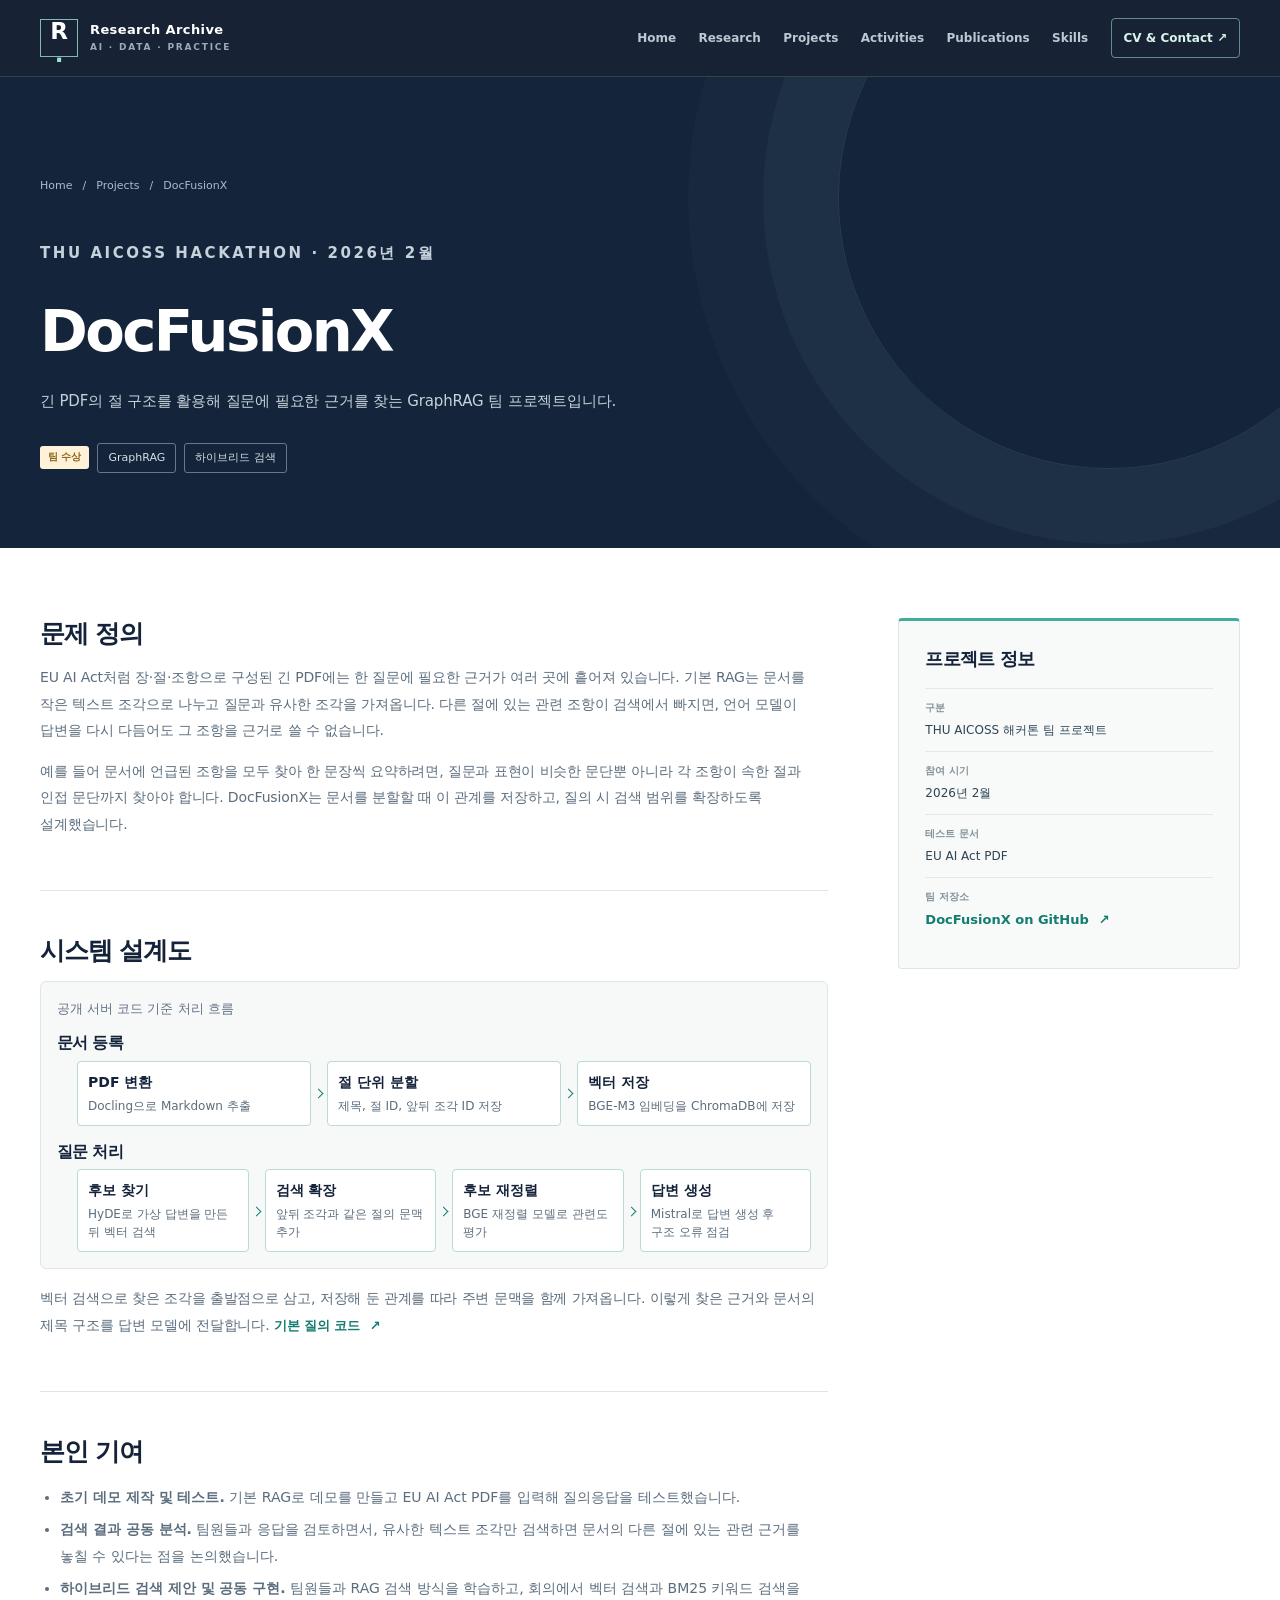
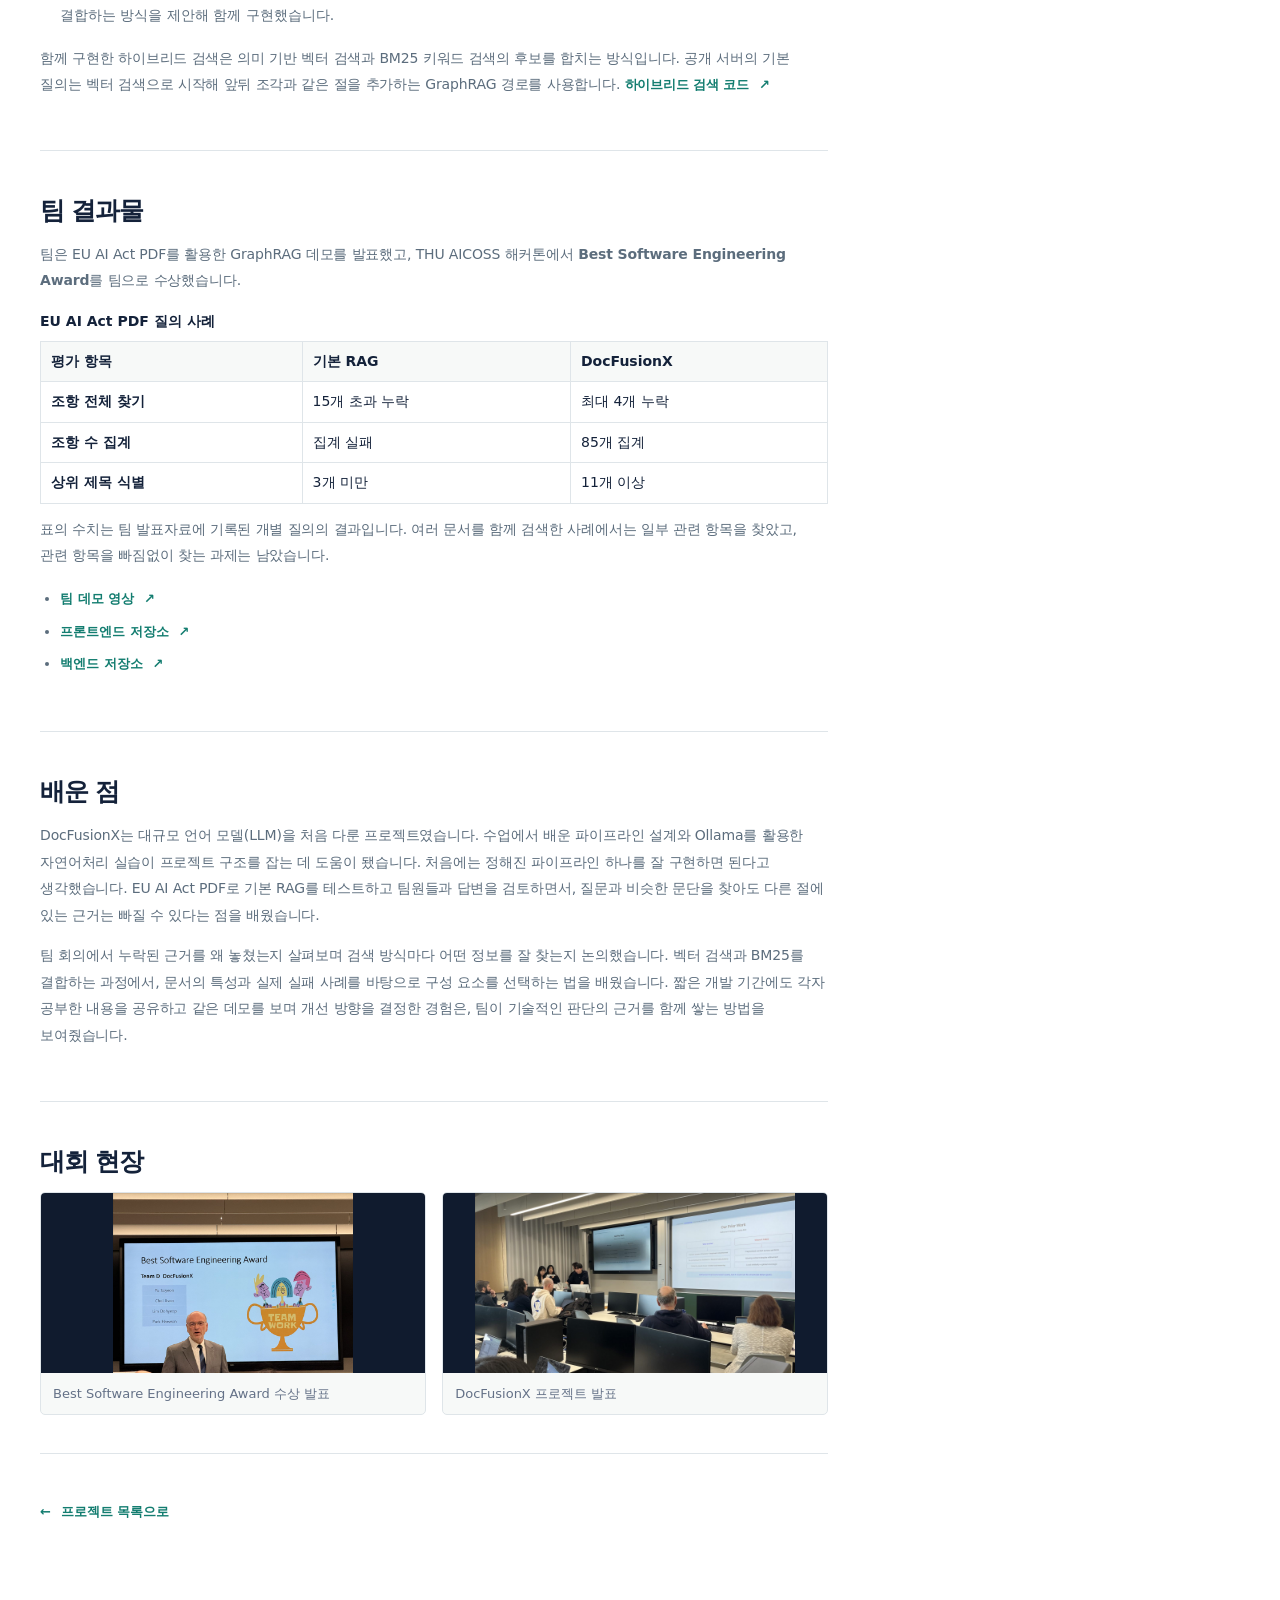
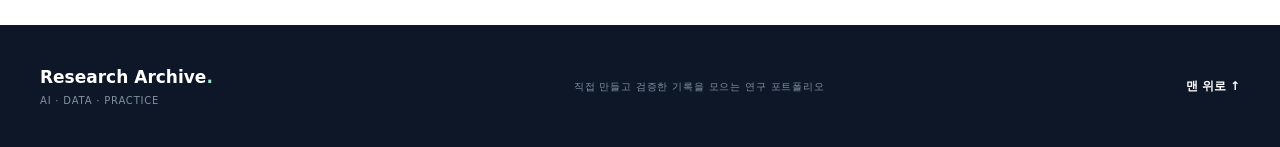
<file: projects/docfusionx.html>
<!doctype html>
<html lang="ko" id="top">
<head>
  <meta charset="utf-8">
  <meta name="viewport" content="width=device-width, initial-scale=1">
  <meta name="theme-color" content="#101b2e">
  <meta name="description" content="EU AI Act PDF로 기본 RAG를 테스트하고 하이브리드 검색을 제안·구현한 DocFusionX 팀 프로젝트의 기여를 소개합니다.">
  <title>DocFusionX | AI Research Portfolio</title>
  <link rel="icon" href="../assets/favicon.svg" type="image/svg+xml">
  <link rel="stylesheet" href="../assets/style.css?v=docfusionx-design">
  <script src="../assets/app.js" defer></script>
</head>
<body>
  <a class="skip-link" href="#main">본문으로 바로 가기</a>
  <header class="site-header"><div class="container header-inner"><a class="brand" href="../index.html" aria-label="연구 포트폴리오 홈"><span class="brand-mark" aria-hidden="true">R<span class="brand-dot">.</span></span><span class="brand-copy"><strong>Research Archive</strong><small>AI · DATA · PRACTICE</small></span></a><button class="menu-toggle" type="button" aria-controls="primary-nav" aria-expanded="false" aria-label="메뉴 열기"><span></span><span></span><span></span></button><nav class="nav" id="primary-nav" aria-label="주 메뉴"><a href="../index.html#home">Home</a><a href="../index.html#research">Research</a><a href="../index.html#projects">Projects</a><a href="../index.html#activities">Activities</a><a href="../index.html#publications">Publications</a><a href="../index.html#skills">Skills</a><a class="nav-contact" href="../index.html#contact">CV &amp; Contact ↗</a></nav></div></header>
  <main id="main">
    <section class="detail-hero" aria-labelledby="project-title">
      <div class="container">
        <nav class="breadcrumb" aria-label="현재 위치">
          <a href="../index.html">Home</a><span aria-hidden="true">/</span>
          <a href="../index.html#projects">Projects</a><span aria-hidden="true">/</span>
          <span aria-current="page">DocFusionX</span>
        </nav>
        <p class="detail-kicker">THU AICOSS HACKATHON · 2026년 2월</p>
        <h1 id="project-title">DocFusionX</h1>
        <p>긴 PDF의 절 구조를 활용해 질문에 필요한 근거를 찾는 GraphRAG 팀 프로젝트입니다.</p>
        <div class="detail-chips">
          <span class="status status-done">팀 수상</span>
          <span>GraphRAG</span>
          <span>하이브리드 검색</span>
        </div>
      </div>
    </section>
    <div class="container detail-body">
      <div class="detail-layout">
        <div class="detail-main">
          <section aria-labelledby="problem-title">
            <h2 id="problem-title">문제 정의</h2>
            <p>EU AI Act처럼 장·절·조항으로 구성된 긴 PDF에는 한 질문에 필요한 근거가 여러 곳에 흩어져 있습니다. 기본 RAG는 문서를 작은 텍스트 조각으로 나누고 질문과 유사한 조각을 가져옵니다. 다른 절에 있는 관련 조항이 검색에서 빠지면, 언어 모델이 답변을 다시 다듬어도 그 조항을 근거로 쓸 수 없습니다.</p>
            <p>예를 들어 문서에 언급된 조항을 모두 찾아 한 문장씩 요약하려면, 질문과 표현이 비슷한 문단뿐 아니라 각 조항이 속한 절과 인접 문단까지 찾아야 합니다. DocFusionX는 문서를 분할할 때 이 관계를 저장하고, 질의 시 검색 범위를 확장하도록 설계했습니다.</p>
          </section>
          <section aria-labelledby="architecture-title">
            <h2 id="architecture-title">시스템 설계도</h2>
            <figure class="docfusionx-architecture">
              <figcaption>공개 서버 코드 기준 처리 흐름</figcaption>
              <div>
                <h3>문서 등록</h3>
                <ol class="docfusionx-pipeline" role="list">
                  <li><strong>PDF 변환</strong><span>Docling으로 Markdown 추출</span></li>
                  <li><strong>절 단위 분할</strong><span>제목, 절 ID, 앞뒤 조각 ID 저장</span></li>
                  <li><strong>벡터 저장</strong><span>BGE-M3 임베딩을 ChromaDB에 저장</span></li>
                </ol>
              </div>
              <div>
                <h3>질문 처리</h3>
                <ol class="docfusionx-pipeline docfusionx-query" role="list">
                  <li><strong>후보 찾기</strong><span>HyDE로 가상 답변을 만든 뒤 벡터 검색</span></li>
                  <li><strong>검색 확장</strong><span>앞뒤 조각과 같은 절의 문맥 추가</span></li>
                  <li><strong>후보 재정렬</strong><span>BGE 재정렬 모델로 관련도 평가</span></li>
                  <li><strong>답변 생성</strong><span>Mistral로 답변 생성 후 구조 오류 점검</span></li>
                </ol>
              </div>
            </figure>
            <p>벡터 검색으로 찾은 조각을 출발점으로 삼고, 저장해 둔 관계를 따라 주변 문맥을 함께 가져옵니다. 이렇게 찾은 근거와 문서의 제목 구조를 답변 모델에 전달합니다. <a class="back-link" href="https://github.com/DocFusionX/server/blob/main/app/services/rag/service.py#L129">기본 질의 코드 <span aria-hidden="true">↗</span></a></p>
          </section>
          <section aria-labelledby="contribution-title">
            <h2 id="contribution-title">본인 기여</h2>
            <ul>
              <li><strong>초기 데모 제작 및 테스트.</strong> 기본 RAG로 데모를 만들고 EU AI Act PDF를 입력해 질의응답을 테스트했습니다.</li>
              <li><strong>검색 결과 공동 분석.</strong> 팀원들과 응답을 검토하면서, 유사한 텍스트 조각만 검색하면 문서의 다른 절에 있는 관련 근거를 놓칠 수 있다는 점을 논의했습니다.</li>
              <li><strong>하이브리드 검색 제안 및 공동 구현.</strong> 팀원들과 RAG 검색 방식을 학습하고, 회의에서 벡터 검색과 BM25 키워드 검색을 결합하는 방식을 제안해 함께 구현했습니다.</li>
            </ul>
            <p>함께 구현한 하이브리드 검색은 의미 기반 벡터 검색과 BM25 키워드 검색의 후보를 합치는 방식입니다. 공개 서버의 기본 질의는 벡터 검색으로 시작해 앞뒤 조각과 같은 절을 추가하는 GraphRAG 경로를 사용합니다. <a class="back-link" href="https://github.com/DocFusionX/server/blob/main/app/services/rag/vector_store.py#L48">하이브리드 검색 코드 <span aria-hidden="true">↗</span></a></p>
          </section>
          <section aria-labelledby="team-result-title">
            <h2 id="team-result-title">팀 결과물</h2>
            <p>팀은 EU AI Act PDF를 활용한 GraphRAG 데모를 발표했고, THU AICOSS 해커톤에서 <strong>Best Software Engineering Award</strong>를 팀으로 수상했습니다.</p>
            <table class="docfusionx-results">
              <caption>EU AI Act PDF 질의 사례</caption>
              <thead>
                <tr><th scope="col">평가 항목</th><th scope="col">기본 RAG</th><th scope="col">DocFusionX</th></tr>
              </thead>
              <tbody>
                <tr><th scope="row">조항 전체 찾기</th><td>15개 초과 누락</td><td>최대 4개 누락</td></tr>
                <tr><th scope="row">조항 수 집계</th><td>집계 실패</td><td>85개 집계</td></tr>
                <tr><th scope="row">상위 제목 식별</th><td>3개 미만</td><td>11개 이상</td></tr>
              </tbody>
            </table>
            <p>표의 수치는 팀 발표자료에 기록된 개별 질의의 결과입니다. 여러 문서를 함께 검색한 사례에서는 일부 관련 항목을 찾았고, 관련 항목을 빠짐없이 찾는 과제는 남았습니다.</p>
            <ul>
              <li><a class="back-link" href="https://youtu.be/LaFrL_qihyg">팀 데모 영상 <span aria-hidden="true">↗</span></a></li>
              <li><a class="back-link" href="https://github.com/DocFusionX/client">프론트엔드 저장소 <span aria-hidden="true">↗</span></a></li>
              <li><a class="back-link" href="https://github.com/DocFusionX/server">백엔드 저장소 <span aria-hidden="true">↗</span></a></li>
            </ul>
          </section>
          <section aria-labelledby="reflection-title">
            <h2 id="reflection-title">배운 점</h2>
            <p>DocFusionX는 대규모 언어 모델(LLM)을 처음 다룬 프로젝트였습니다. 수업에서 배운 파이프라인 설계와 Ollama를 활용한 자연어처리 실습이 프로젝트 구조를 잡는 데 도움이 됐습니다. 처음에는 정해진 파이프라인 하나를 잘 구현하면 된다고 생각했습니다. EU AI Act PDF로 기본 RAG를 테스트하고 팀원들과 답변을 검토하면서, 질문과 비슷한 문단을 찾아도 다른 절에 있는 근거는 빠질 수 있다는 점을 배웠습니다.</p>
            <p>팀 회의에서 누락된 근거를 왜 놓쳤는지 살펴보며 검색 방식마다 어떤 정보를 잘 찾는지 논의했습니다. 벡터 검색과 BM25를 결합하는 과정에서, 문서의 특성과 실제 실패 사례를 바탕으로 구성 요소를 선택하는 법을 배웠습니다. 짧은 개발 기간에도 각자 공부한 내용을 공유하고 같은 데모를 보며 개선 방향을 결정한 경험은, 팀이 기술적인 판단의 근거를 함께 쌓는 방법을 보여줬습니다.</p>
          </section>
          <section aria-labelledby="event-photos">
            <h2 id="event-photos">대회 현장</h2>
            <div class="event-photos">
              <figure>
                <a href="../assets/docfusionx/award-announcement.jpg" aria-label="Best Software Engineering Award 수상 발표 사진 크게 보기">
                  <img src="../assets/docfusionx/award-announcement.jpg" width="1600" height="1200" loading="lazy" decoding="async" alt="시상 화면에 Best Software Engineering Award와 Team D DocFusionX가 표시된 모습">
                </a>
                <figcaption>Best Software Engineering Award 수상 발표</figcaption>
              </figure>
              <figure>
                <a href="../assets/docfusionx/team-presentation.jpg" aria-label="DocFusionX 프로젝트 발표 사진 크게 보기">
                  <img src="../assets/docfusionx/team-presentation.jpg" width="1600" height="900" loading="lazy" decoding="async" alt="DocFusionX 팀이 기본 RAG 실험과 한계를 담은 슬라이드를 보여주며 발표하는 모습">
                </a>
                <figcaption>DocFusionX 프로젝트 발표</figcaption>
              </figure>
            </div>
          </section>
          <a class="back-link" href="../index.html#projects"><span aria-hidden="true">←</span> 프로젝트 목록으로</a>
        </div>
        <aside class="detail-aside" aria-labelledby="project-facts">
          <h2 id="project-facts">프로젝트 정보</h2>
          <dl>
            <div><dt>구분</dt><dd>THU AICOSS 해커톤 팀 프로젝트</dd></div>
            <div><dt>참여 시기</dt><dd>2026년 2월</dd></div>
            <div><dt>테스트 문서</dt><dd>EU AI Act PDF</dd></div>
            <div><dt>팀 저장소</dt><dd><a class="back-link" href="https://github.com/DocFusionX">DocFusionX on GitHub <span aria-hidden="true">↗</span></a></dd></div>
          </dl>
        </aside>
      </div>
    </div>
  </main>
  <footer class="site-footer"><div class="container footer-inner"><div><strong>Research Archive<span>.</span></strong><p>AI · DATA · PRACTICE</p></div><p>직접 만들고 검증한 기록을 모으는 연구 포트폴리오</p><a href="#top">맨 위로 ↑</a></div></footer>
</body>
</html>
</file>
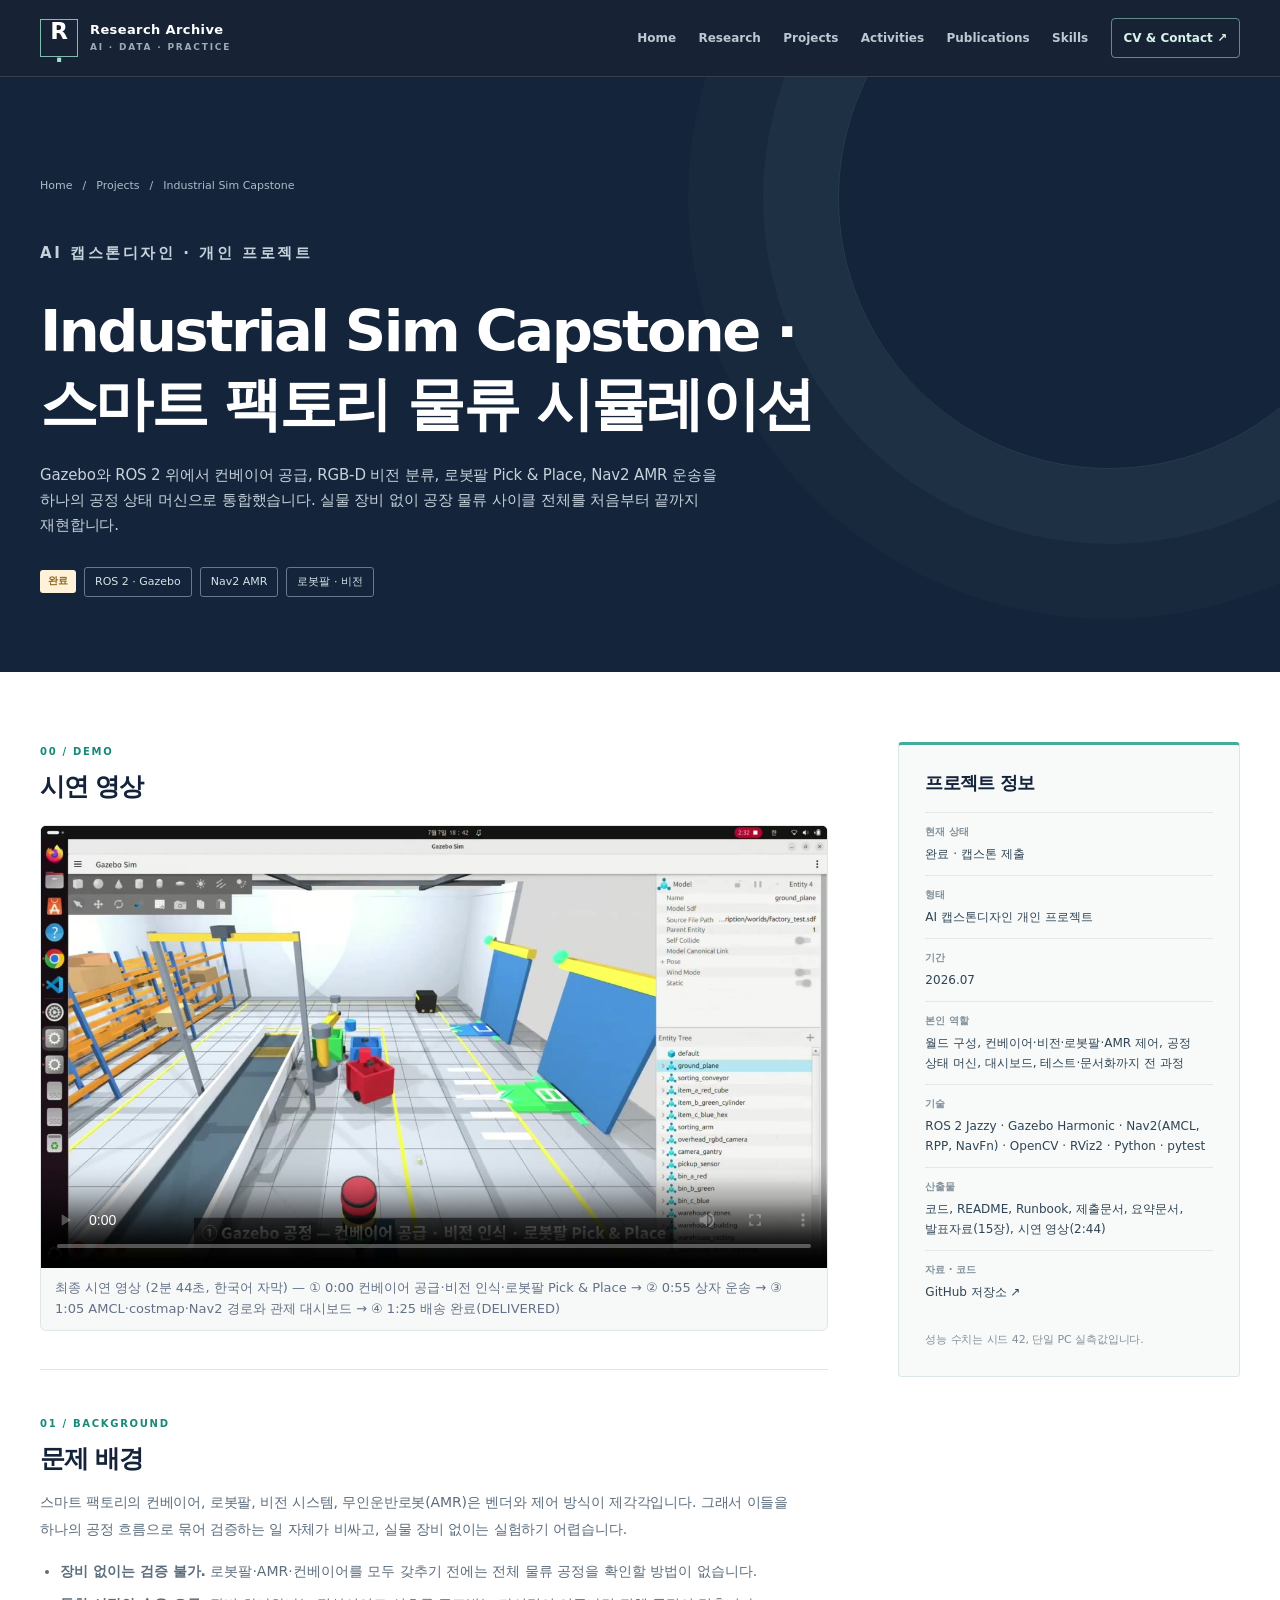
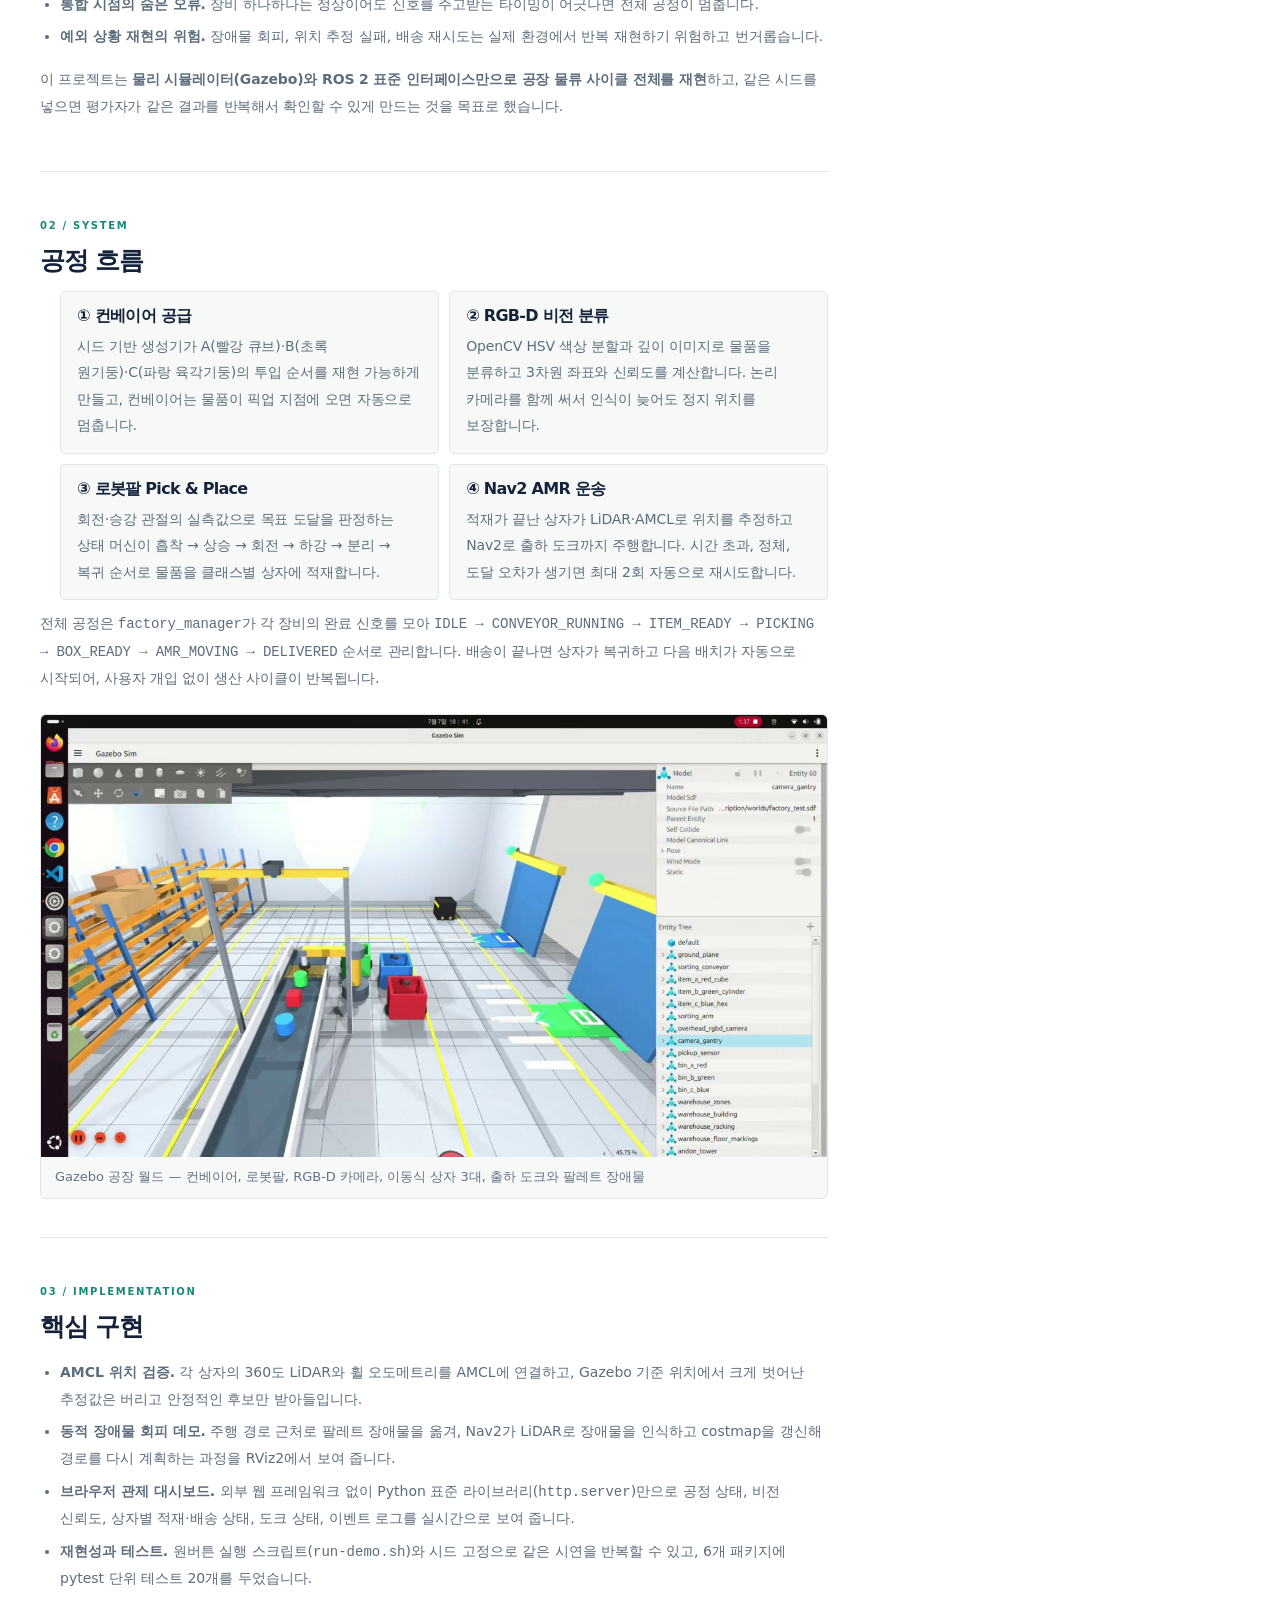
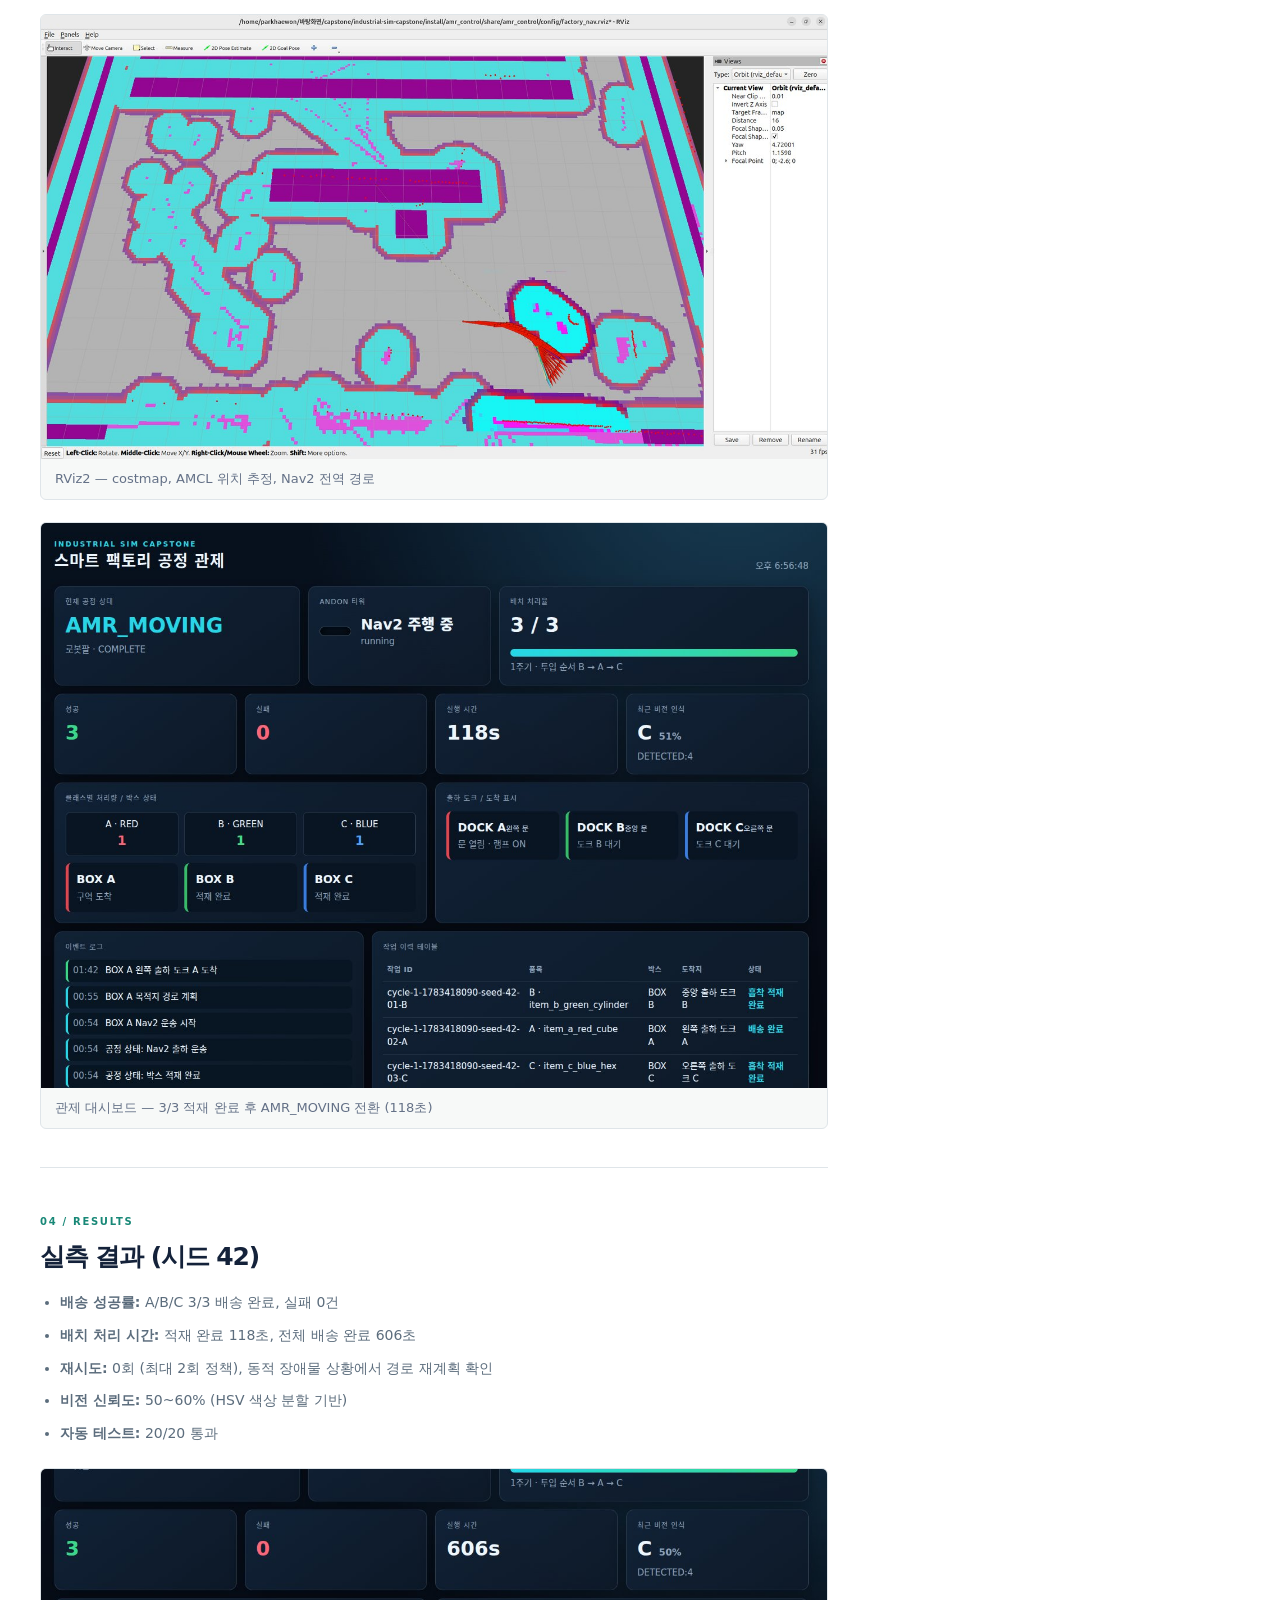
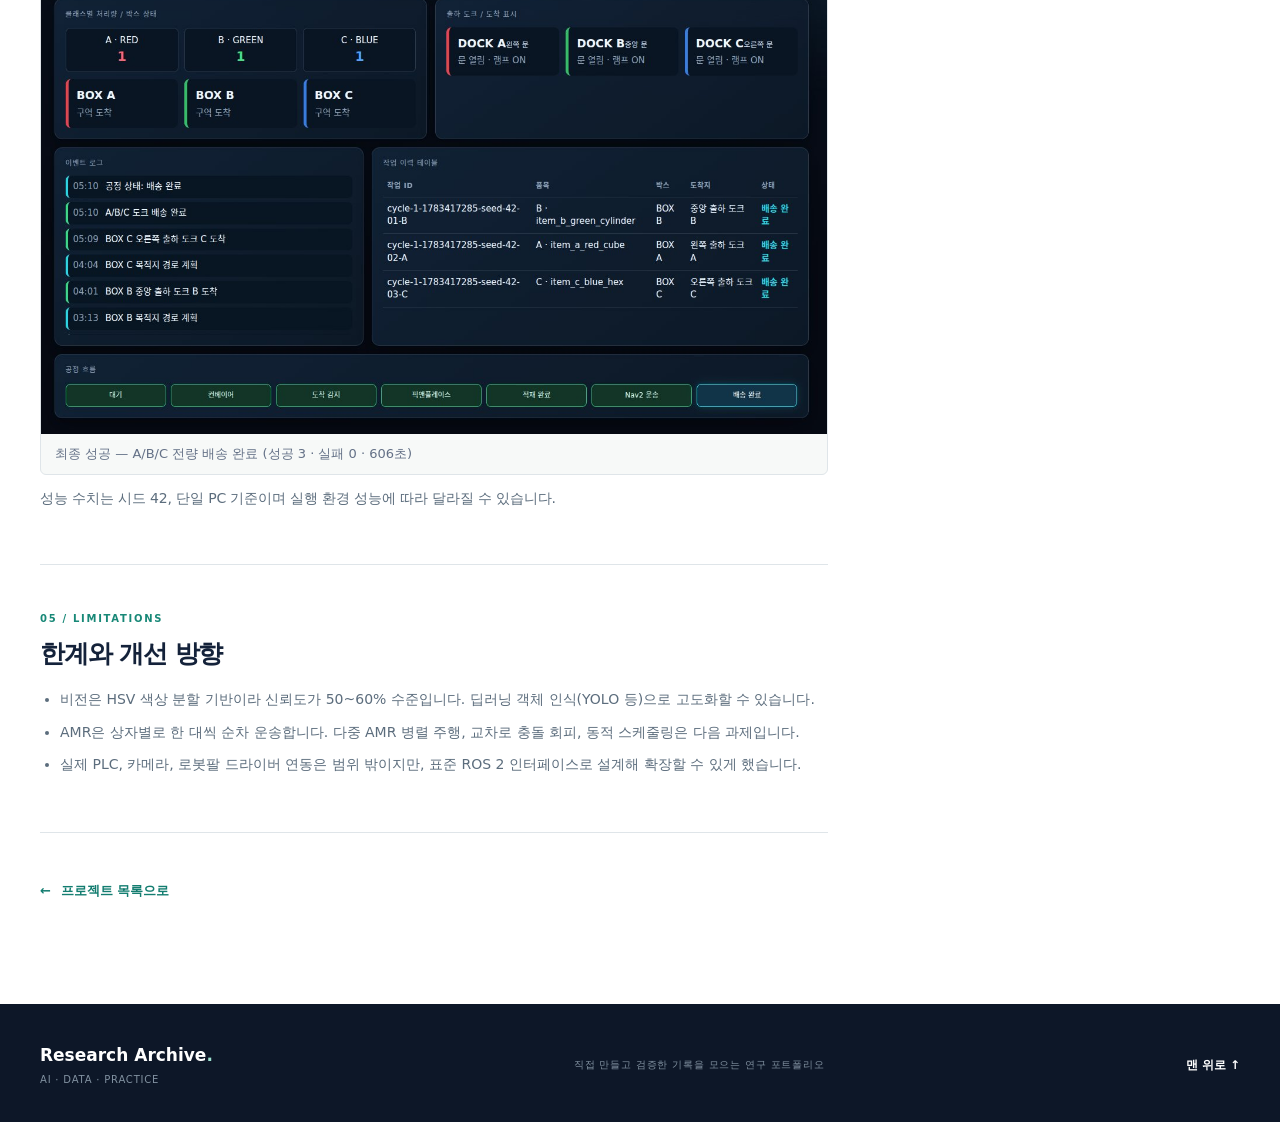
<file: projects/industrial-sim-capstone.html>
<!doctype html>
<html lang="ko" id="top">
<head>
  <meta charset="utf-8">
  <meta name="viewport" content="width=device-width, initial-scale=1">
  <meta name="theme-color" content="#101b2e">
  <meta name="description" content="Gazebo와 ROS 2 위에서 컨베이어 공급, RGB-D 비전 분류, 로봇팔 Pick &amp; Place, Nav2 AMR 운송을 하나의 공정 상태 머신으로 통합한 스마트 팩토리 물류 시뮬레이션 캡스톤 프로젝트입니다.">
  <title>Industrial Sim Capstone · 스마트 팩토리 물류 시뮬레이션 | AI Research Portfolio</title>
  <link rel="icon" href="../assets/favicon.svg" type="image/svg+xml">
  <link rel="stylesheet" href="../assets/style.css?v=industrial-sim">
  <script src="../assets/app.js" defer></script>
</head>
<body>
  <a class="skip-link" href="#main">본문으로 바로 가기</a>
  <header class="site-header"><div class="container header-inner"><a class="brand" href="../index.html" aria-label="연구 포트폴리오 홈"><span class="brand-mark" aria-hidden="true">R<span class="brand-dot">.</span></span><span class="brand-copy"><strong>Research Archive</strong><small>AI · DATA · PRACTICE</small></span></a><button class="menu-toggle" type="button" aria-controls="primary-nav" aria-expanded="false" aria-label="메뉴 열기"><span></span><span></span><span></span></button><nav class="nav" id="primary-nav" aria-label="주 메뉴"><a href="../index.html#home">Home</a><a href="../index.html#research">Research</a><a href="../index.html#projects">Projects</a><a href="../index.html#activities">Activities</a><a href="../index.html#publications">Publications</a><a href="../index.html#skills">Skills</a><a class="nav-contact" href="../index.html#contact">CV &amp; Contact ↗</a></nav></div></header>
  <main id="main">
    <section class="detail-hero" aria-labelledby="project-title">
      <div class="container">
        <nav class="breadcrumb" aria-label="현재 위치">
          <a href="../index.html">Home</a><span aria-hidden="true">/</span>
          <a href="../index.html#projects">Projects</a><span aria-hidden="true">/</span>
          <span aria-current="page">Industrial Sim Capstone</span>
        </nav>
        <p class="detail-kicker">AI 캡스톤디자인 · 개인 프로젝트</p>
        <h1 id="project-title">Industrial Sim Capstone · 스마트 팩토리 물류 시뮬레이션</h1>
        <p>Gazebo와 ROS 2 위에서 컨베이어 공급, RGB-D 비전 분류, 로봇팔 Pick &amp; Place, Nav2 AMR 운송을 하나의 공정 상태 머신으로 통합했습니다. 실물 장비 없이 공장 물류 사이클 전체를 처음부터 끝까지 재현합니다.</p>
        <div class="detail-chips">
          <span class="status status-done">완료</span>
          <span>ROS 2 · Gazebo</span>
          <span>Nav2 AMR</span>
          <span>로봇팔 · 비전</span>
        </div>
      </div>
    </section>
    <div class="container detail-body">
      <div class="detail-layout">
        <div class="detail-main">
          <section aria-labelledby="demo-title">
            <p class="detail-label">00 / DEMO</p>
            <h2 id="demo-title">시연 영상</h2>
            <figure class="shot-figure">
              <video class="demo-video" controls preload="metadata" playsinline poster="../assets/industrial-sim/poster.jpg" width="1280" height="720">
                <source src="../assets/industrial-sim/demo.mp4" type="video/mp4">
                브라우저가 영상 재생을 지원하지 않습니다. <a href="../assets/industrial-sim/demo.mp4">영상 파일 열기</a>
              </video>
              <figcaption>최종 시연 영상 (2분 44초, 한국어 자막) — ① 0:00 컨베이어 공급·비전 인식·로봇팔 Pick &amp; Place → ② 0:55 상자 운송 → ③ 1:05 AMCL·costmap·Nav2 경로와 관제 대시보드 → ④ 1:25 배송 완료(DELIVERED)</figcaption>
            </figure>
          </section>
          <section aria-labelledby="background-title">
            <p class="detail-label">01 / BACKGROUND</p>
            <h2 id="background-title">문제 배경</h2>
            <p>스마트 팩토리의 컨베이어, 로봇팔, 비전 시스템, 무인운반로봇(AMR)은 벤더와 제어 방식이 제각각입니다. 그래서 이들을 하나의 공정 흐름으로 묶어 검증하는 일 자체가 비싸고, 실물 장비 없이는 실험하기 어렵습니다.</p>
            <ul>
              <li><strong>장비 없이는 검증 불가.</strong> 로봇팔·AMR·컨베이어를 모두 갖추기 전에는 전체 물류 공정을 확인할 방법이 없습니다.</li>
              <li><strong>통합 시점의 숨은 오류.</strong> 장비 하나하나는 정상이어도 신호를 주고받는 타이밍이 어긋나면 전체 공정이 멈춥니다.</li>
              <li><strong>예외 상황 재현의 위험.</strong> 장애물 회피, 위치 추정 실패, 배송 재시도는 실제 환경에서 반복 재현하기 위험하고 번거롭습니다.</li>
            </ul>
            <p>이 프로젝트는 <strong>물리 시뮬레이터(Gazebo)와 ROS 2 표준 인터페이스만으로 공장 물류 사이클 전체를 재현</strong>하고, 같은 시드를 넣으면 평가자가 같은 결과를 반복해서 확인할 수 있게 만드는 것을 목표로 했습니다.</p>
          </section>
          <section aria-labelledby="system-title">
            <p class="detail-label">02 / SYSTEM</p>
            <h2 id="system-title">공정 흐름</h2>
            <ol class="bgent-flow">
              <li><h3>① 컨베이어 공급</h3><p>시드 기반 생성기가 A(빨강 큐브)·B(초록 원기둥)·C(파랑 육각기둥)의 투입 순서를 재현 가능하게 만들고, 컨베이어는 물품이 픽업 지점에 오면 자동으로 멈춥니다.</p></li>
              <li><h3>② RGB-D 비전 분류</h3><p>OpenCV HSV 색상 분할과 깊이 이미지로 물품을 분류하고 3차원 좌표와 신뢰도를 계산합니다. 논리 카메라를 함께 써서 인식이 늦어도 정지 위치를 보장합니다.</p></li>
              <li><h3>③ 로봇팔 Pick &amp; Place</h3><p>회전·승강 관절의 실측값으로 목표 도달을 판정하는 상태 머신이 흡착 → 상승 → 회전 → 하강 → 분리 → 복귀 순서로 물품을 클래스별 상자에 적재합니다.</p></li>
              <li><h3>④ Nav2 AMR 운송</h3><p>적재가 끝난 상자가 LiDAR·AMCL로 위치를 추정하고 Nav2로 출하 도크까지 주행합니다. 시간 초과, 정체, 도달 오차가 생기면 최대 2회 자동으로 재시도합니다.</p></li>
            </ol>
            <p class="physical-ai-next">전체 공정은 <code>factory_manager</code>가 각 장비의 완료 신호를 모아 <code>IDLE → CONVEYOR_RUNNING → ITEM_READY → PICKING → BOX_READY → AMR_MOVING → DELIVERED</code> 순서로 관리합니다. 배송이 끝나면 상자가 복귀하고 다음 배치가 자동으로 시작되어, 사용자 개입 없이 생산 사이클이 반복됩니다.</p>
            <figure class="shot-figure">
              <img src="../assets/industrial-sim/gazebo-world.jpg" width="1280" height="720" loading="lazy" decoding="async" alt="Gazebo 공장 월드. 컨베이어 위의 빨강·초록·파랑 물품, 로봇팔, 이동식 상자, 선반과 출하 도크가 배치된 3D 공장 화면">
              <figcaption>Gazebo 공장 월드 — 컨베이어, 로봇팔, RGB-D 카메라, 이동식 상자 3대, 출하 도크와 팔레트 장애물</figcaption>
            </figure>
          </section>
          <section aria-labelledby="feature-title">
            <p class="detail-label">03 / IMPLEMENTATION</p>
            <h2 id="feature-title">핵심 구현</h2>
            <ul>
              <li><strong>AMCL 위치 검증.</strong> 각 상자의 360도 LiDAR와 휠 오도메트리를 AMCL에 연결하고, Gazebo 기준 위치에서 크게 벗어난 추정값은 버리고 안정적인 후보만 받아들입니다.</li>
              <li><strong>동적 장애물 회피 데모.</strong> 주행 경로 근처로 팔레트 장애물을 옮겨, Nav2가 LiDAR로 장애물을 인식하고 costmap을 갱신해 경로를 다시 계획하는 과정을 RViz2에서 보여 줍니다.</li>
              <li><strong>브라우저 관제 대시보드.</strong> 외부 웹 프레임워크 없이 Python 표준 라이브러리(<code>http.server</code>)만으로 공정 상태, 비전 신뢰도, 상자별 적재·배송 상태, 도크 상태, 이벤트 로그를 실시간으로 보여 줍니다.</li>
              <li><strong>재현성과 테스트.</strong> 원버튼 실행 스크립트(<code>run-demo.sh</code>)와 시드 고정으로 같은 시연을 반복할 수 있고, 6개 패키지에 pytest 단위 테스트 20개를 두었습니다.</li>
            </ul>
            <figure class="shot-figure">
              <img src="../assets/industrial-sim/rviz-nav2.jpg" width="1400" height="790" loading="lazy" decoding="async" alt="RViz2 화면. 공장 지도 위에 costmap이 하늘색과 보라색으로 표시되고, AMCL 위치 추정과 Nav2 전역 경로가 붉은 선으로 그려진 모습">
              <figcaption>RViz2 — costmap, AMCL 위치 추정, Nav2 전역 경로</figcaption>
            </figure>
            <figure class="shot-figure">
              <img src="../assets/industrial-sim/dashboard-amr.jpg" width="1338" height="960" loading="lazy" decoding="async" alt="스마트 팩토리 공정 관제 대시보드. 공정 상태 AMR_MOVING, 배치 처리율 3/3, 성공 3 실패 0, 실행 시간 118초, 최근 비전 인식 C 51%, 박스별 적재 상태와 도크 상태, 이벤트 로그가 표시된 화면">
              <figcaption>관제 대시보드 — 3/3 적재 완료 후 AMR_MOVING 전환 (118초)</figcaption>
            </figure>
          </section>
          <section aria-labelledby="result-title">
            <p class="detail-label">04 / RESULTS</p>
            <h2 id="result-title">실측 결과 (시드 42)</h2>
            <ul>
              <li><strong>배송 성공률:</strong> A/B/C 3/3 배송 완료, 실패 0건</li>
              <li><strong>배치 처리 시간:</strong> 적재 완료 118초, 전체 배송 완료 606초</li>
              <li><strong>재시도:</strong> 0회 (최대 2회 정책), 동적 장애물 상황에서 경로 재계획 확인</li>
              <li><strong>비전 신뢰도:</strong> 50~60% (HSV 색상 분할 기반)</li>
              <li><strong>자동 테스트:</strong> 20/20 통과</li>
            </ul>
            <figure class="shot-figure">
              <img src="../assets/industrial-sim/dashboard-delivered.jpg" width="1338" height="960" loading="lazy" decoding="async" alt="관제 대시보드 최종 화면. 성공 3, 실패 0, 실행 시간 606초, BOX A·B·C 모두 구역 도착, DOCK A·B·C 문 열림과 램프 ON, 작업 이력에 세 작업 모두 배송 완료로 표시된 모습">
              <figcaption>최종 성공 — A/B/C 전량 배송 완료 (성공 3 · 실패 0 · 606초)</figcaption>
            </figure>
            <p class="physical-ai-next">성능 수치는 시드 42, 단일 PC 기준이며 실행 환경 성능에 따라 달라질 수 있습니다.</p>
          </section>
          <section aria-labelledby="limit-title">
            <p class="detail-label">05 / LIMITATIONS</p>
            <h2 id="limit-title">한계와 개선 방향</h2>
            <ul>
              <li>비전은 HSV 색상 분할 기반이라 신뢰도가 50~60% 수준입니다. 딥러닝 객체 인식(YOLO 등)으로 고도화할 수 있습니다.</li>
              <li>AMR은 상자별로 한 대씩 순차 운송합니다. 다중 AMR 병렬 주행, 교차로 충돌 회피, 동적 스케줄링은 다음 과제입니다.</li>
              <li>실제 PLC, 카메라, 로봇팔 드라이버 연동은 범위 밖이지만, 표준 ROS 2 인터페이스로 설계해 확장할 수 있게 했습니다.</li>
            </ul>
          </section>
          <a class="back-link" href="../index.html#projects"><span aria-hidden="true">←</span> 프로젝트 목록으로</a>
        </div>
        <aside class="detail-aside" aria-labelledby="project-facts">
          <h2 id="project-facts">프로젝트 정보</h2>
          <dl>
            <div><dt>현재 상태</dt><dd>완료 · 캡스톤 제출</dd></div>
            <div><dt>형태</dt><dd>AI 캡스톤디자인 개인 프로젝트</dd></div>
            <div><dt>기간</dt><dd>2026.07</dd></div>
            <div><dt>본인 역할</dt><dd>월드 구성, 컨베이어·비전·로봇팔·AMR 제어, 공정 상태 머신, 대시보드, 테스트·문서화까지 전 과정</dd></div>
            <div><dt>기술</dt><dd>ROS 2 Jazzy · Gazebo Harmonic · Nav2(AMCL, RPP, NavFn) · OpenCV · RViz2 · Python · pytest</dd></div>
            <div><dt>산출물</dt><dd>코드, README, Runbook, 제출문서, 요약문서, 발표자료(15장), 시연 영상(2:44)</dd></div>
            <div><dt>자료 · 코드</dt><dd><a href="https://github.com/githaewon/industrial-sim-capstone" target="_blank" rel="noopener">GitHub 저장소 ↗</a></dd></div>
          </dl>
          <p>성능 수치는 시드 42, 단일 PC 실측값입니다.</p>
        </aside>
      </div>
    </div>
  </main>
  <footer class="site-footer"><div class="container footer-inner"><div><strong>Research Archive<span>.</span></strong><p>AI · DATA · PRACTICE</p></div><p>직접 만들고 검증한 기록을 모으는 연구 포트폴리오</p><a href="#top">맨 위로 ↑</a></div></footer>
</body>
</html>
</file>
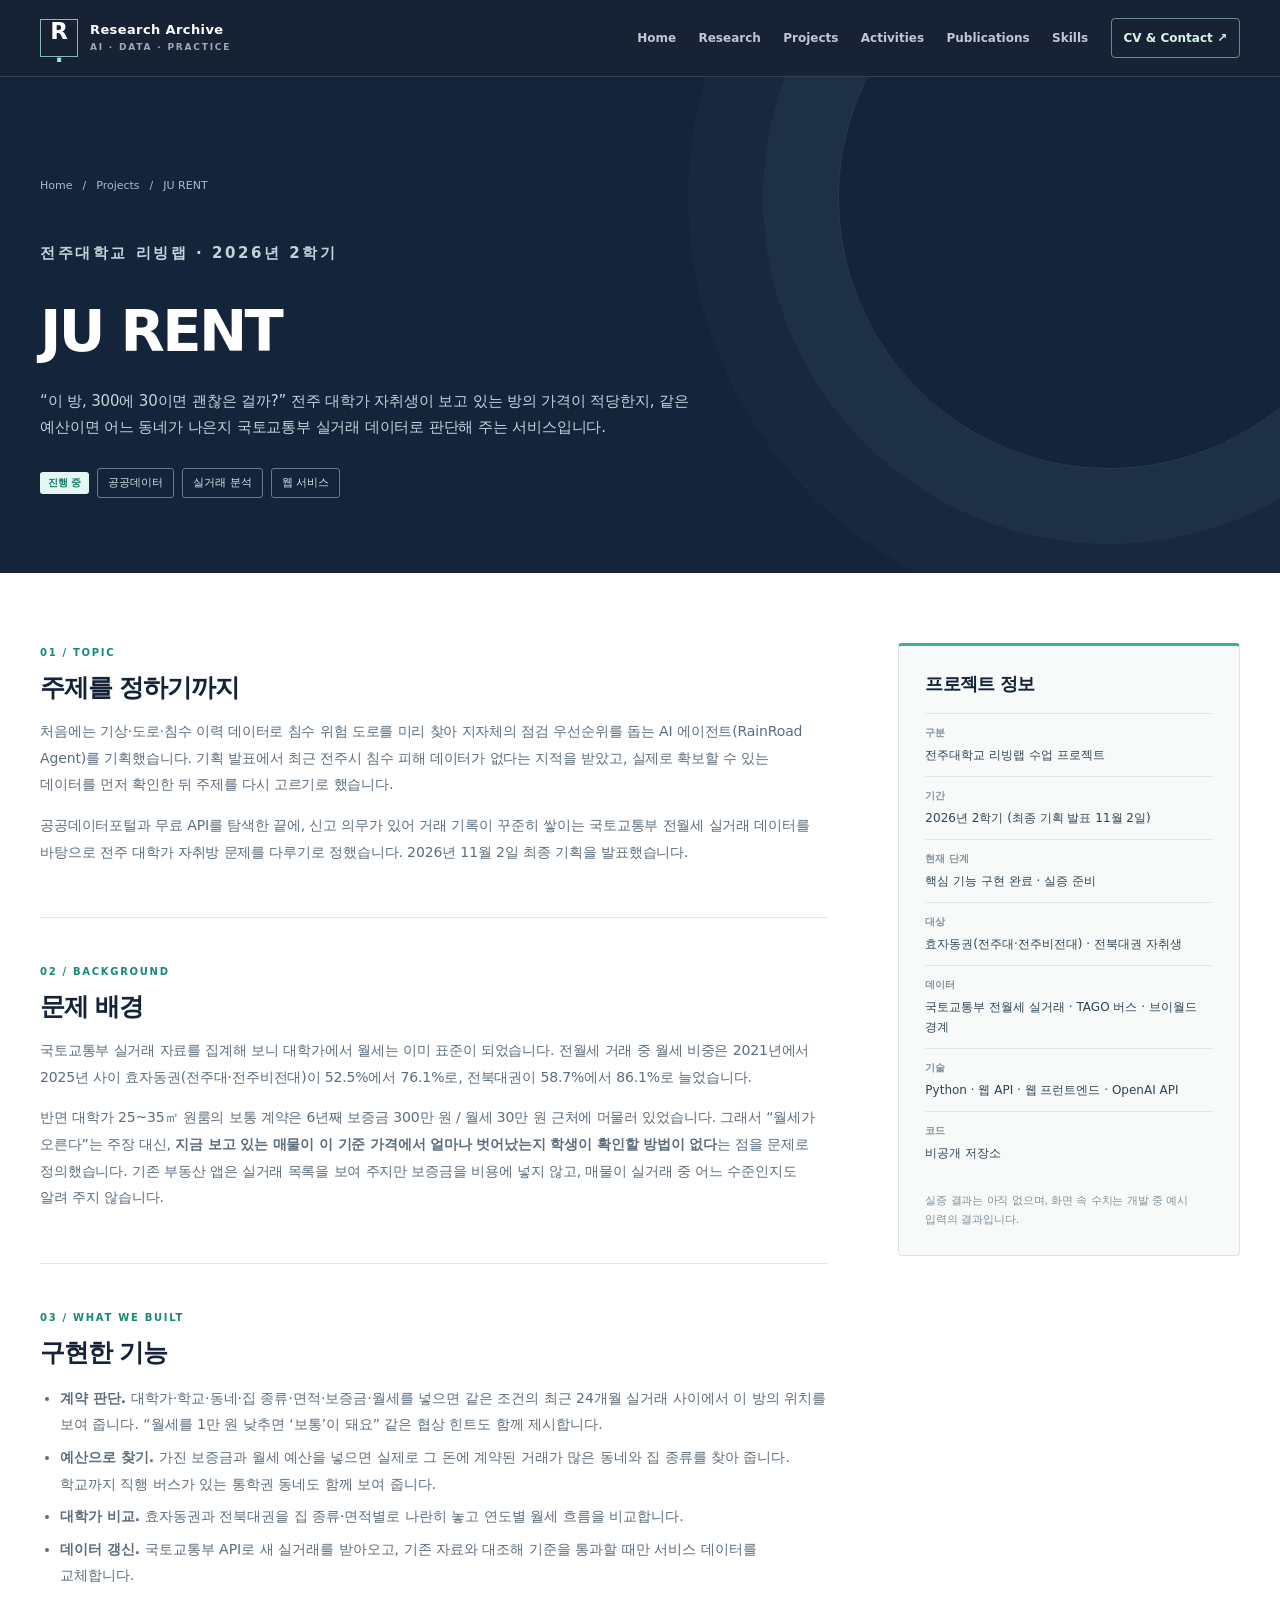
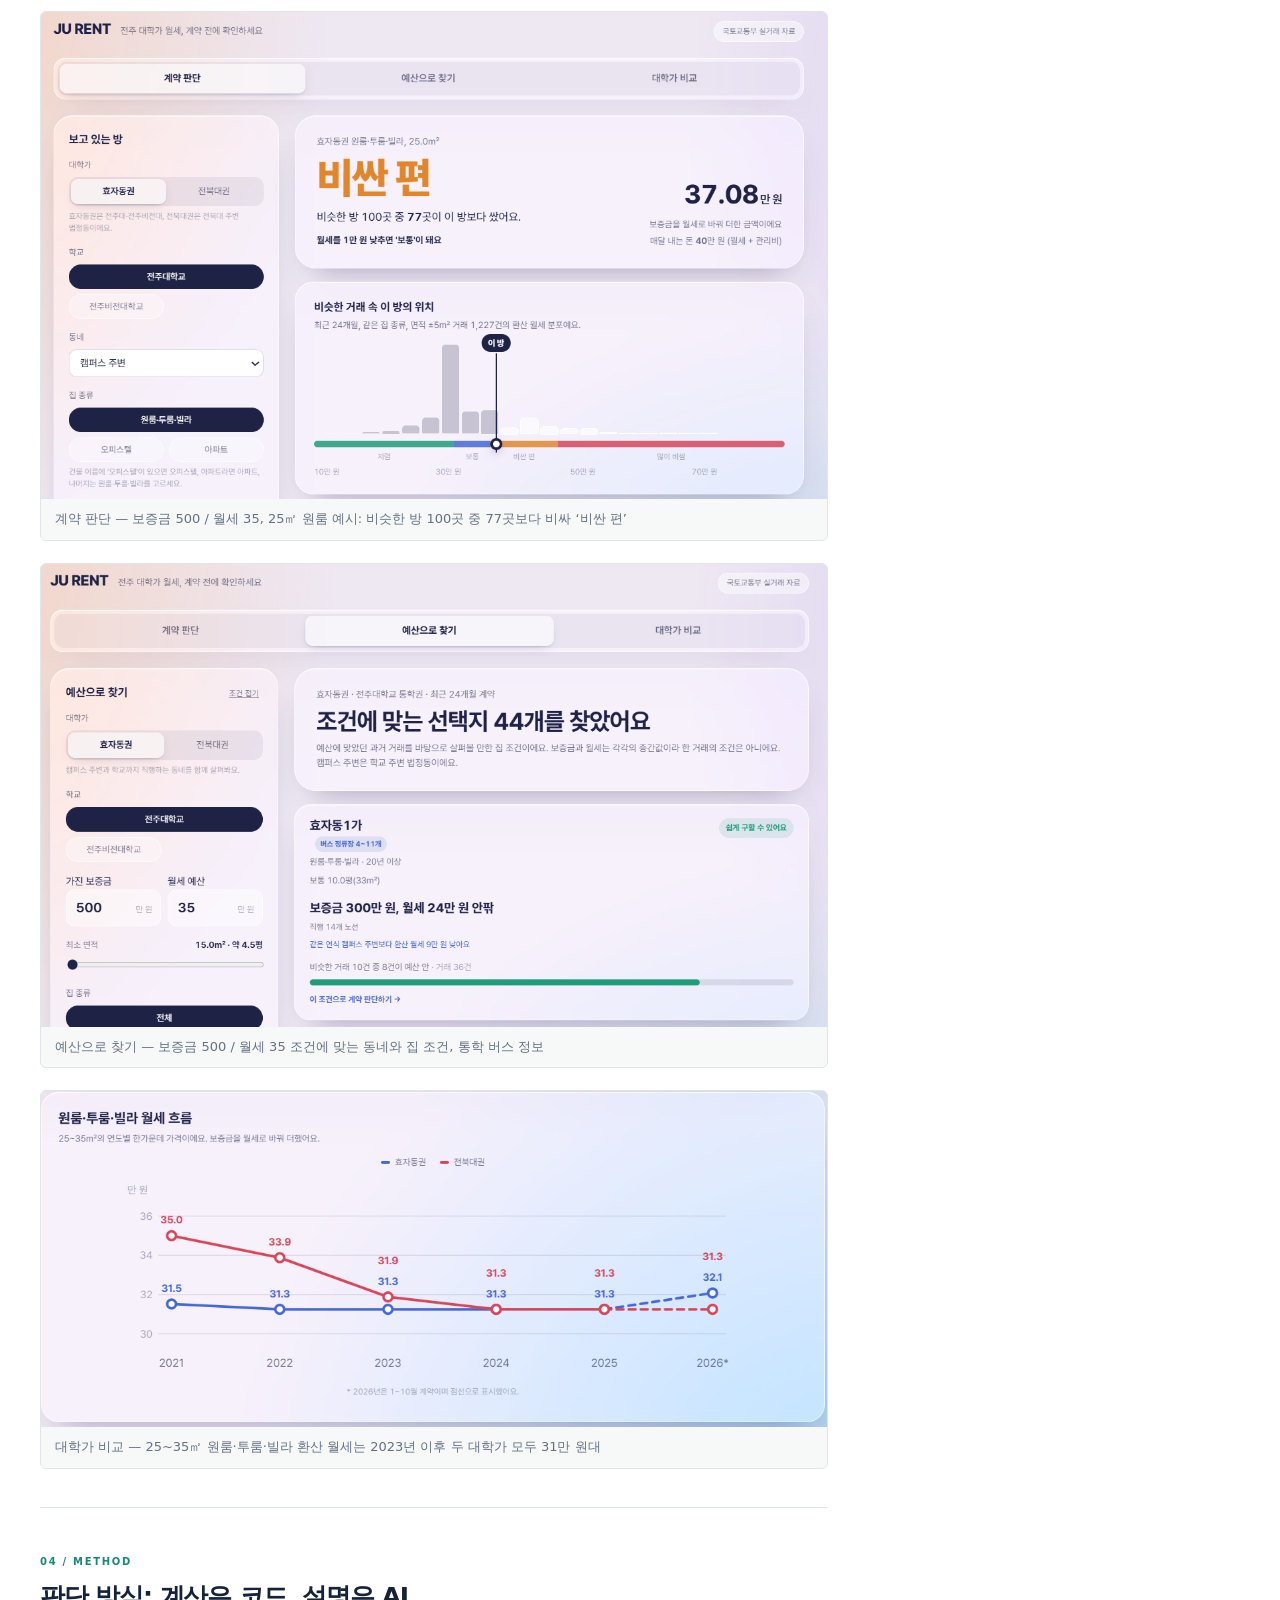
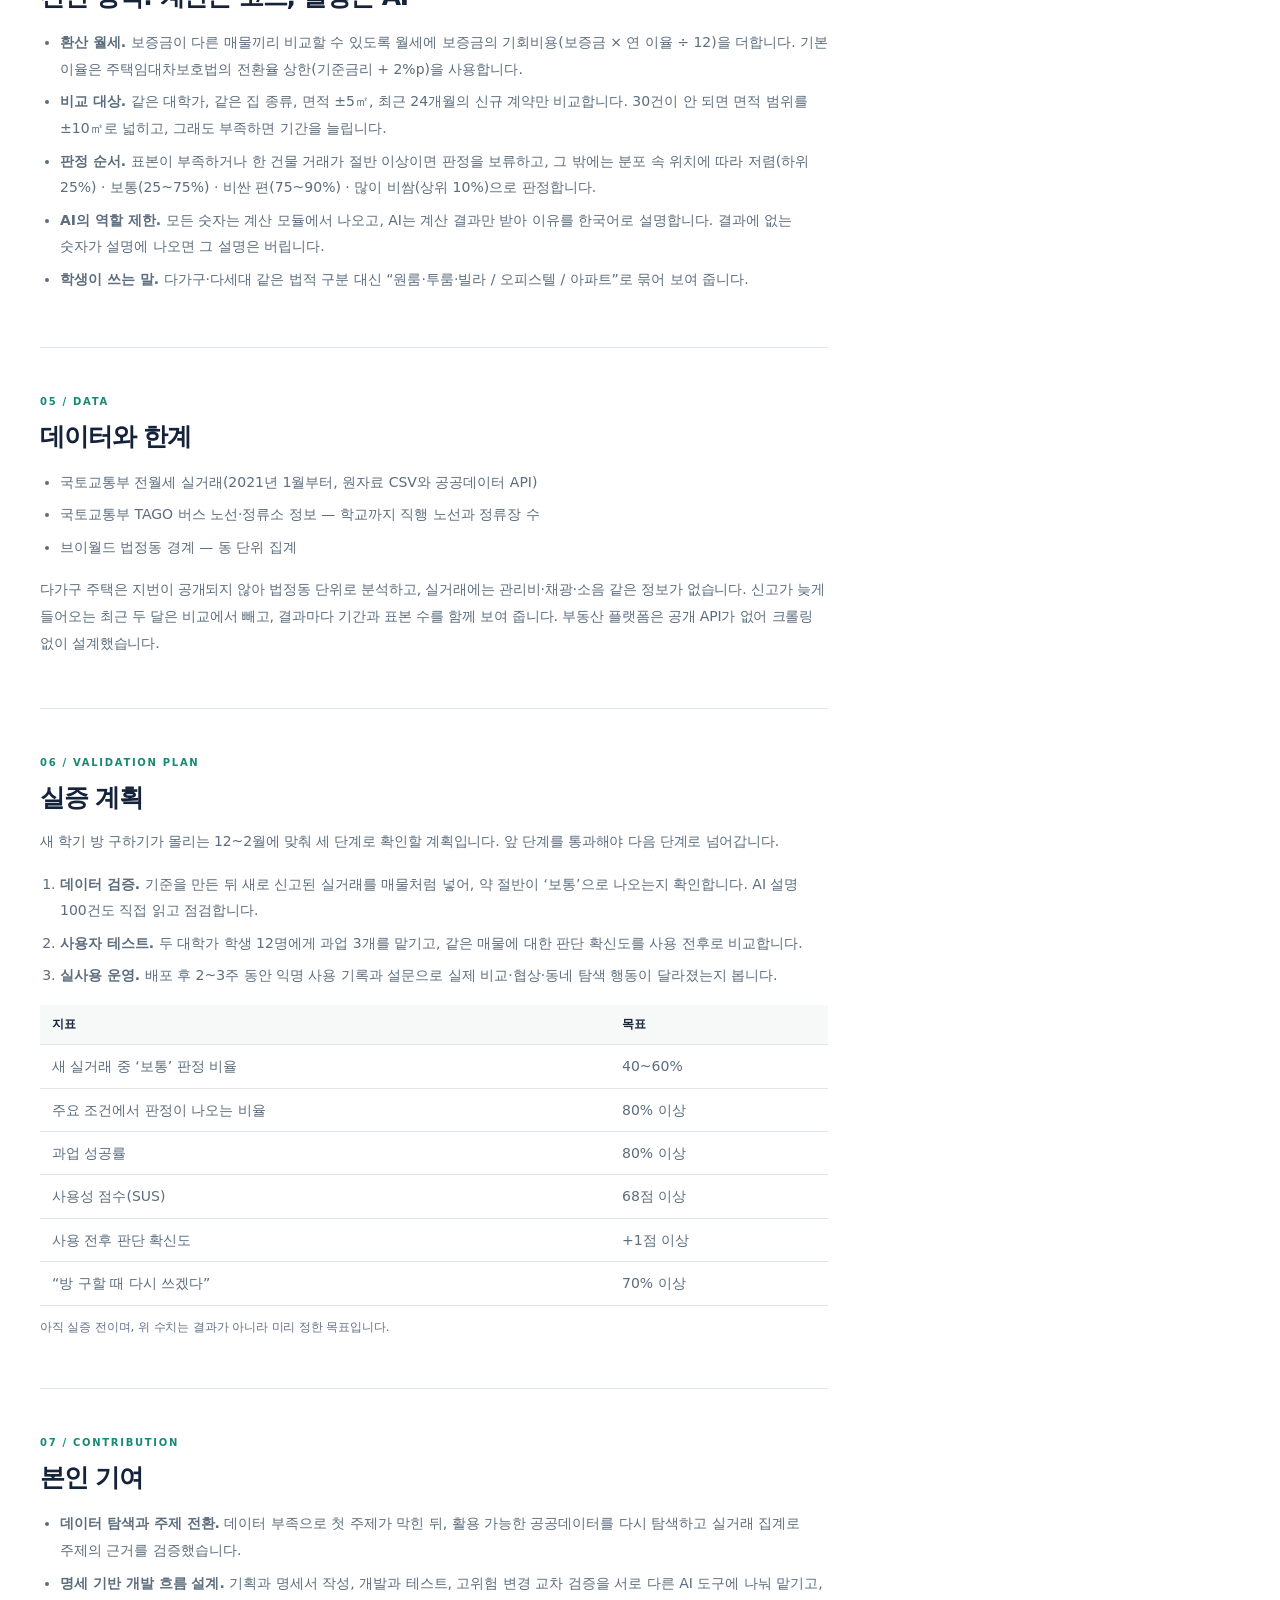
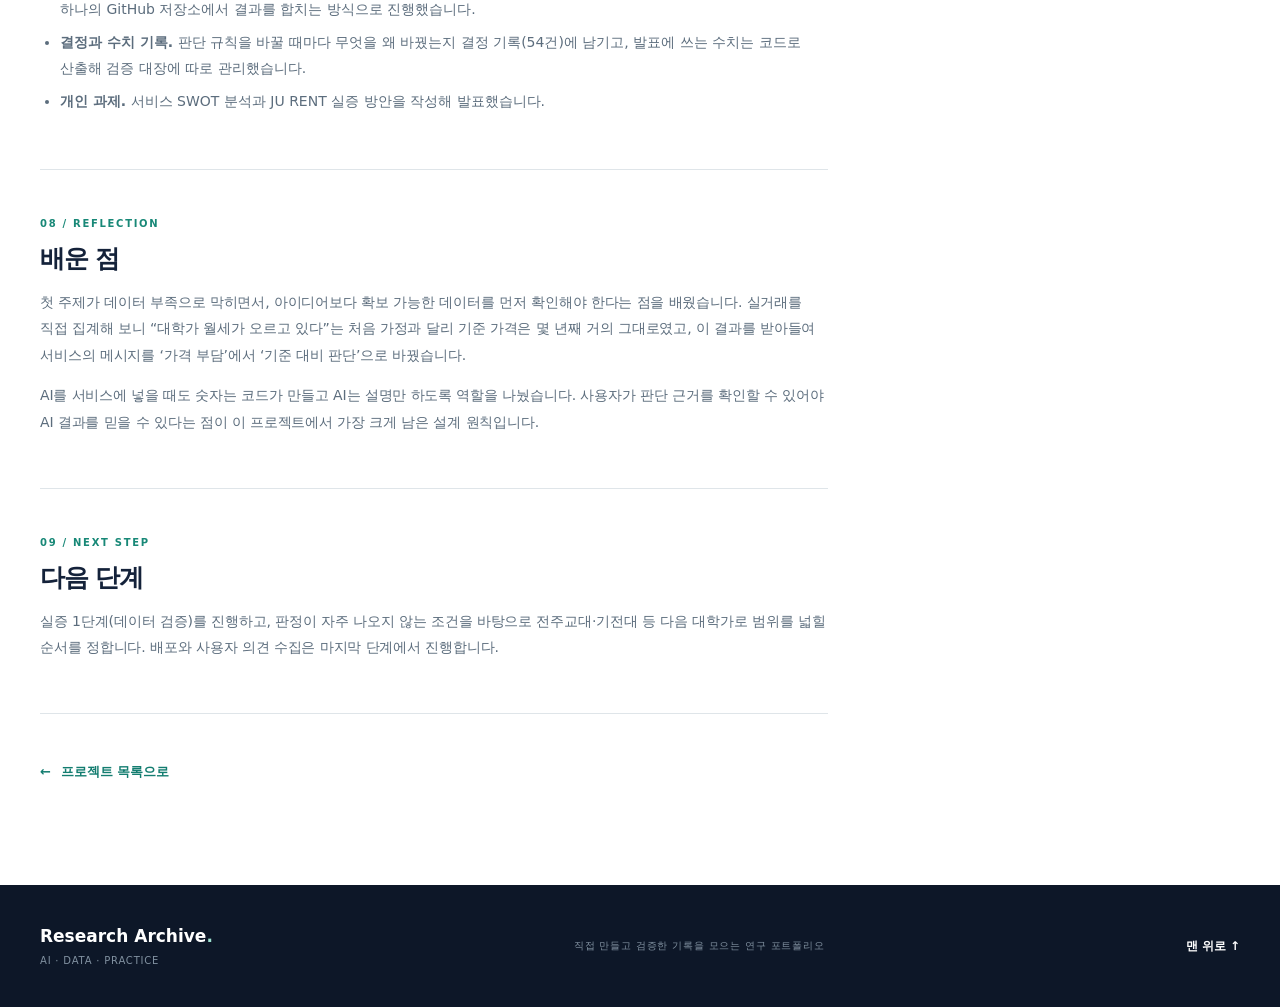
<file: projects/jeonju-living-lab.html>
<!doctype html>
<html lang="ko" id="top">
<head>
  <meta charset="utf-8">
  <meta name="viewport" content="width=device-width, initial-scale=1">
  <meta name="theme-color" content="#101b2e">
  <meta name="description" content="전주대학교 리빙랩 수업에서 국토교통부 실거래 데이터로 전주 대학가 자취방 월세를 판단하고 동네를 추천하는 서비스 JU RENT를 기획·개발한 기록입니다.">
  <title>JU RENT · 전주 대학가 월세 판단 서비스 | AI Research Portfolio</title>
  <link rel="icon" href="../assets/favicon.svg" type="image/svg+xml">
  <link rel="stylesheet" href="../assets/style.css?v=ju-rent">
  <script src="../assets/app.js" defer></script>
</head>
<body>
  <a class="skip-link" href="#main">본문으로 바로 가기</a>
  <header class="site-header"><div class="container header-inner"><a class="brand" href="../index.html" aria-label="연구 포트폴리오 홈"><span class="brand-mark" aria-hidden="true">R<span class="brand-dot">.</span></span><span class="brand-copy"><strong>Research Archive</strong><small>AI · DATA · PRACTICE</small></span></a><button class="menu-toggle" type="button" aria-controls="primary-nav" aria-expanded="false" aria-label="메뉴 열기"><span></span><span></span><span></span></button><nav class="nav" id="primary-nav" aria-label="주 메뉴"><a href="../index.html#home">Home</a><a href="../index.html#research">Research</a><a href="../index.html#projects">Projects</a><a href="../index.html#activities">Activities</a><a href="../index.html#publications">Publications</a><a href="../index.html#skills">Skills</a><a class="nav-contact" href="../index.html#contact">CV &amp; Contact ↗</a></nav></div></header>
  <main id="main">
    <section class="detail-hero" aria-labelledby="project-title">
      <div class="container">
        <nav class="breadcrumb" aria-label="현재 위치">
          <a href="../index.html">Home</a><span aria-hidden="true">/</span>
          <a href="../index.html#projects">Projects</a><span aria-hidden="true">/</span>
          <span aria-current="page">JU RENT</span>
        </nav>
        <p class="detail-kicker">전주대학교 리빙랩 · 2026년 2학기</p>
        <h1 id="project-title">JU RENT</h1>
        <p>“이 방, 300에 30이면 괜찮은 걸까?” 전주 대학가 자취생이 보고 있는 방의 가격이 적당한지, 같은 예산이면 어느 동네가 나은지 국토교통부 실거래 데이터로 판단해 주는 서비스입니다.</p>
        <div class="detail-chips">
          <span class="status status-active">진행 중</span>
          <span>공공데이터</span>
          <span>실거래 분석</span>
          <span>웹 서비스</span>
        </div>
      </div>
    </section>
    <div class="container detail-body">
      <div class="detail-layout">
        <div class="detail-main">
          <section aria-labelledby="pivot-title">
            <p class="detail-label">01 / TOPIC</p>
            <h2 id="pivot-title">주제를 정하기까지</h2>
            <p>처음에는 기상·도로·침수 이력 데이터로 침수 위험 도로를 미리 찾아 지자체의 점검 우선순위를 돕는 AI 에이전트(RainRoad Agent)를 기획했습니다. 기획 발표에서 최근 전주시 침수 피해 데이터가 없다는 지적을 받았고, 실제로 확보할 수 있는 데이터를 먼저 확인한 뒤 주제를 다시 고르기로 했습니다.</p>
            <p>공공데이터포털과 무료 API를 탐색한 끝에, 신고 의무가 있어 거래 기록이 꾸준히 쌓이는 국토교통부 전월세 실거래 데이터를 바탕으로 전주 대학가 자취방 문제를 다루기로 정했습니다. 2026년 11월 2일 최종 기획을 발표했습니다.</p>
          </section>

          <section aria-labelledby="background-title">
            <p class="detail-label">02 / BACKGROUND</p>
            <h2 id="background-title">문제 배경</h2>
            <p>국토교통부 실거래 자료를 집계해 보니 대학가에서 월세는 이미 표준이 되었습니다. 전월세 거래 중 월세 비중은 2021년에서 2025년 사이 효자동권(전주대·전주비전대)이 52.5%에서 76.1%로, 전북대권이 58.7%에서 86.1%로 늘었습니다.</p>
            <p>반면 대학가 25~35㎡ 원룸의 보통 계약은 6년째 보증금 300만 원 / 월세 30만 원 근처에 머물러 있었습니다. 그래서 “월세가 오른다”는 주장 대신, <strong>지금 보고 있는 매물이 이 기준 가격에서 얼마나 벗어났는지 학생이 확인할 방법이 없다</strong>는 점을 문제로 정의했습니다. 기존 부동산 앱은 실거래 목록을 보여 주지만 보증금을 비용에 넣지 않고, 매물이 실거래 중 어느 수준인지도 알려 주지 않습니다.</p>
          </section>

          <section aria-labelledby="features-title">
            <p class="detail-label">03 / WHAT WE BUILT</p>
            <h2 id="features-title">구현한 기능</h2>
            <ul>
              <li><strong>계약 판단.</strong> 대학가·학교·동네·집 종류·면적·보증금·월세를 넣으면 같은 조건의 최근 24개월 실거래 사이에서 이 방의 위치를 보여 줍니다. “월세를 1만 원 낮추면 ‘보통’이 돼요” 같은 협상 힌트도 함께 제시합니다.</li>
              <li><strong>예산으로 찾기.</strong> 가진 보증금과 월세 예산을 넣으면 실제로 그 돈에 계약된 거래가 많은 동네와 집 종류를 찾아 줍니다. 학교까지 직행 버스가 있는 통학권 동네도 함께 보여 줍니다.</li>
              <li><strong>대학가 비교.</strong> 효자동권과 전북대권을 집 종류·면적별로 나란히 놓고 연도별 월세 흐름을 비교합니다.</li>
              <li><strong>데이터 갱신.</strong> 국토교통부 API로 새 실거래를 받아오고, 기존 자료와 대조해 기준을 통과할 때만 서비스 데이터를 교체합니다.</li>
            </ul>
            <figure class="shot-figure">
              <img src="../assets/ju-rent/contract-judgment.png" width="1186" height="735" loading="lazy" decoding="async" alt="계약 판단 화면. 효자동권 25제곱미터 원룸이 비슷한 방 100곳 중 77곳보다 비싸 '비싼 편'으로 판정되고, 비슷한 거래 1,227건의 환산 월세 분포 속 위치가 표시된 모습">
              <figcaption>계약 판단 — 보증금 500 / 월세 35, 25㎡ 원룸 예시: 비슷한 방 100곳 중 77곳보다 비싸 ‘비싼 편’</figcaption>
            </figure>
            <figure class="shot-figure">
              <img src="../assets/ju-rent/budget-search.png" width="1173" height="690" loading="lazy" decoding="async" alt="예산으로 찾기 화면. 보증금 500만 원, 월세 35만 원 조건으로 효자동권에서 선택지 44개를 찾았고, 효자동1가 카드에 버스 정류장 수와 직행 노선 수가 표시된 모습">
              <figcaption>예산으로 찾기 — 보증금 500 / 월세 35 조건에 맞는 동네와 집 조건, 통학 버스 정보</figcaption>
            </figure>
            <figure class="shot-figure">
              <img src="../assets/ju-rent/campus-compare.png" width="1135" height="485" loading="lazy" decoding="async" alt="대학가 비교 화면. 2021년부터 2026년까지 25~35제곱미터 원룸·투룸·빌라의 환산 월세가 효자동권 31~32만 원, 전북대권 35.0만 원에서 31.3만 원으로 수렴하는 선 그래프">
              <figcaption>대학가 비교 — 25~35㎡ 원룸·투룸·빌라 환산 월세는 2023년 이후 두 대학가 모두 31만 원대</figcaption>
            </figure>
          </section>

          <section aria-labelledby="method-title">
            <p class="detail-label">04 / METHOD</p>
            <h2 id="method-title">판단 방식: 계산은 코드, 설명은 AI</h2>
            <ul>
              <li><strong>환산 월세.</strong> 보증금이 다른 매물끼리 비교할 수 있도록 월세에 보증금의 기회비용(보증금 × 연 이율 ÷ 12)을 더합니다. 기본 이율은 주택임대차보호법의 전환율 상한(기준금리 + 2%p)을 사용합니다.</li>
              <li><strong>비교 대상.</strong> 같은 대학가, 같은 집 종류, 면적 ±5㎡, 최근 24개월의 신규 계약만 비교합니다. 30건이 안 되면 면적 범위를 ±10㎡로 넓히고, 그래도 부족하면 기간을 늘립니다.</li>
              <li><strong>판정 순서.</strong> 표본이 부족하거나 한 건물 거래가 절반 이상이면 판정을 보류하고, 그 밖에는 분포 속 위치에 따라 저렴(하위 25%) · 보통(25~75%) · 비싼 편(75~90%) · 많이 비쌈(상위 10%)으로 판정합니다.</li>
              <li><strong>AI의 역할 제한.</strong> 모든 숫자는 계산 모듈에서 나오고, AI는 계산 결과만 받아 이유를 한국어로 설명합니다. 결과에 없는 숫자가 설명에 나오면 그 설명은 버립니다.</li>
              <li><strong>학생이 쓰는 말.</strong> 다가구·다세대 같은 법적 구분 대신 “원룸·투룸·빌라 / 오피스텔 / 아파트”로 묶어 보여 줍니다.</li>
            </ul>
          </section>

          <section aria-labelledby="data-title">
            <p class="detail-label">05 / DATA</p>
            <h2 id="data-title">데이터와 한계</h2>
            <ul>
              <li>국토교통부 전월세 실거래(2021년 1월부터, 원자료 CSV와 공공데이터 API)</li>
              <li>국토교통부 TAGO 버스 노선·정류소 정보 — 학교까지 직행 노선과 정류장 수</li>
              <li>브이월드 법정동 경계 — 동 단위 집계</li>
            </ul>
            <p>다가구 주택은 지번이 공개되지 않아 법정동 단위로 분석하고, 실거래에는 관리비·채광·소음 같은 정보가 없습니다. 신고가 늦게 들어오는 최근 두 달은 비교에서 빼고, 결과마다 기간과 표본 수를 함께 보여 줍니다. 부동산 플랫폼은 공개 API가 없어 크롤링 없이 설계했습니다.</p>
          </section>

          <section aria-labelledby="validation-title">
            <p class="detail-label">06 / VALIDATION PLAN</p>
            <h2 id="validation-title">실증 계획</h2>
            <p>새 학기 방 구하기가 몰리는 12~2월에 맞춰 세 단계로 확인할 계획입니다. 앞 단계를 통과해야 다음 단계로 넘어갑니다.</p>
            <ol>
              <li><strong>데이터 검증.</strong> 기준을 만든 뒤 새로 신고된 실거래를 매물처럼 넣어, 약 절반이 ‘보통’으로 나오는지 확인합니다. AI 설명 100건도 직접 읽고 점검합니다.</li>
              <li><strong>사용자 테스트.</strong> 두 대학가 학생 12명에게 과업 3개를 맡기고, 같은 매물에 대한 판단 확신도를 사용 전후로 비교합니다.</li>
              <li><strong>실사용 운영.</strong> 배포 후 2~3주 동안 익명 사용 기록과 설문으로 실제 비교·협상·동네 탐색 행동이 달라졌는지 봅니다.</li>
            </ol>
            <table class="metric-table">
              <thead><tr><th scope="col">지표</th><th scope="col">목표</th></tr></thead>
              <tbody>
                <tr><td>새 실거래 중 ‘보통’ 판정 비율</td><td>40~60%</td></tr>
                <tr><td>주요 조건에서 판정이 나오는 비율</td><td>80% 이상</td></tr>
                <tr><td>과업 성공률</td><td>80% 이상</td></tr>
                <tr><td>사용성 점수(SUS)</td><td>68점 이상</td></tr>
                <tr><td>사용 전후 판단 확신도</td><td>+1점 이상</td></tr>
                <tr><td>“방 구할 때 다시 쓰겠다”</td><td>70% 이상</td></tr>
              </tbody>
            </table>
            <p class="table-note">아직 실증 전이며, 위 수치는 결과가 아니라 미리 정한 목표입니다.</p>
          </section>

          <section aria-labelledby="contribution-title">
            <p class="detail-label">07 / CONTRIBUTION</p>
            <h2 id="contribution-title">본인 기여</h2>
            <ul>
              <li><strong>데이터 탐색과 주제 전환.</strong> 데이터 부족으로 첫 주제가 막힌 뒤, 활용 가능한 공공데이터를 다시 탐색하고 실거래 집계로 주제의 근거를 검증했습니다.</li>
              <li><strong>명세 기반 개발 흐름 설계.</strong> 기획과 명세서 작성, 개발과 테스트, 고위험 변경 교차 검증을 서로 다른 AI 도구에 나눠 맡기고, 하나의 GitHub 저장소에서 결과를 합치는 방식으로 진행했습니다.</li>
              <li><strong>결정과 수치 기록.</strong> 판단 규칙을 바꿀 때마다 무엇을 왜 바꿨는지 결정 기록(54건)에 남기고, 발표에 쓰는 수치는 코드로 산출해 검증 대장에 따로 관리했습니다.</li>
              <li><strong>개인 과제.</strong> 서비스 SWOT 분석과 JU RENT 실증 방안을 작성해 발표했습니다.</li>
            </ul>
          </section>

          <section aria-labelledby="reflection-title">
            <p class="detail-label">08 / REFLECTION</p>
            <h2 id="reflection-title">배운 점</h2>
            <p>첫 주제가 데이터 부족으로 막히면서, 아이디어보다 확보 가능한 데이터를 먼저 확인해야 한다는 점을 배웠습니다. 실거래를 직접 집계해 보니 “대학가 월세가 오르고 있다”는 처음 가정과 달리 기준 가격은 몇 년째 거의 그대로였고, 이 결과를 받아들여 서비스의 메시지를 ‘가격 부담’에서 ‘기준 대비 판단’으로 바꿨습니다.</p>
            <p>AI를 서비스에 넣을 때도 숫자는 코드가 만들고 AI는 설명만 하도록 역할을 나눴습니다. 사용자가 판단 근거를 확인할 수 있어야 AI 결과를 믿을 수 있다는 점이 이 프로젝트에서 가장 크게 남은 설계 원칙입니다.</p>
          </section>

          <section aria-labelledby="next-title">
            <p class="detail-label">09 / NEXT STEP</p>
            <h2 id="next-title">다음 단계</h2>
            <p>실증 1단계(데이터 검증)를 진행하고, 판정이 자주 나오지 않는 조건을 바탕으로 전주교대·기전대 등 다음 대학가로 범위를 넓힐 순서를 정합니다. 배포와 사용자 의견 수집은 마지막 단계에서 진행합니다.</p>
          </section>
          <a class="back-link" href="../index.html#projects"><span aria-hidden="true">←</span> 프로젝트 목록으로</a>
        </div>
        <aside class="detail-aside" aria-labelledby="project-facts">
          <h2 id="project-facts">프로젝트 정보</h2>
          <dl>
            <div><dt>구분</dt><dd>전주대학교 리빙랩 수업 프로젝트</dd></div>
            <div><dt>기간</dt><dd>2026년 2학기 (최종 기획 발표 11월 2일)</dd></div>
            <div><dt>현재 단계</dt><dd>핵심 기능 구현 완료 · 실증 준비</dd></div>
            <div><dt>대상</dt><dd>효자동권(전주대·전주비전대) · 전북대권 자취생</dd></div>
            <div><dt>데이터</dt><dd>국토교통부 전월세 실거래 · TAGO 버스 · 브이월드 경계</dd></div>
            <div><dt>기술</dt><dd>Python · 웹 API · 웹 프런트엔드 · OpenAI API</dd></div>
            <div><dt>코드</dt><dd>비공개 저장소</dd></div>
          </dl>
          <p>실증 결과는 아직 없으며, 화면 속 수치는 개발 중 예시 입력의 결과입니다.</p>
        </aside>
      </div>
    </div>
  </main>
  <footer class="site-footer"><div class="container footer-inner"><div><strong>Research Archive<span>.</span></strong><p>AI · DATA · PRACTICE</p></div><p>직접 만들고 검증한 기록을 모으는 연구 포트폴리오</p><a href="#top">맨 위로 ↑</a></div></footer>
</body>
</html>
</file>
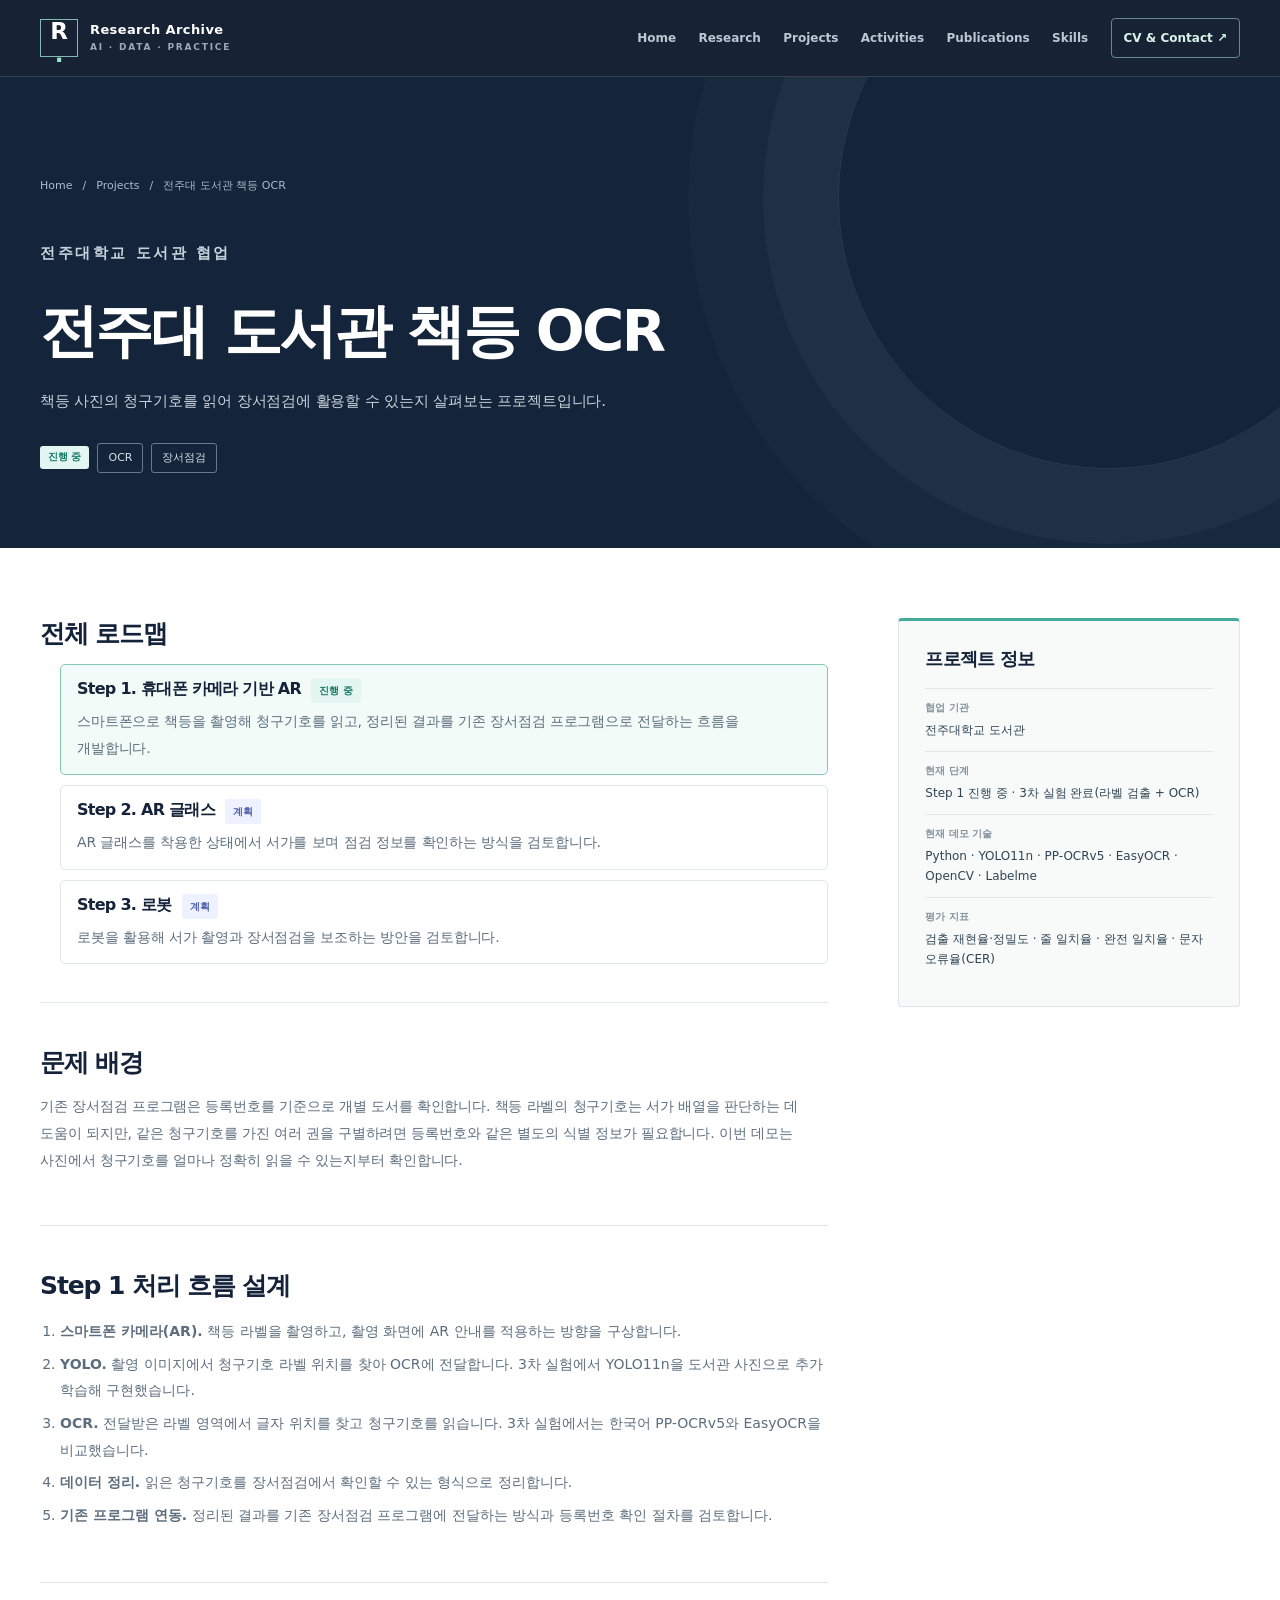
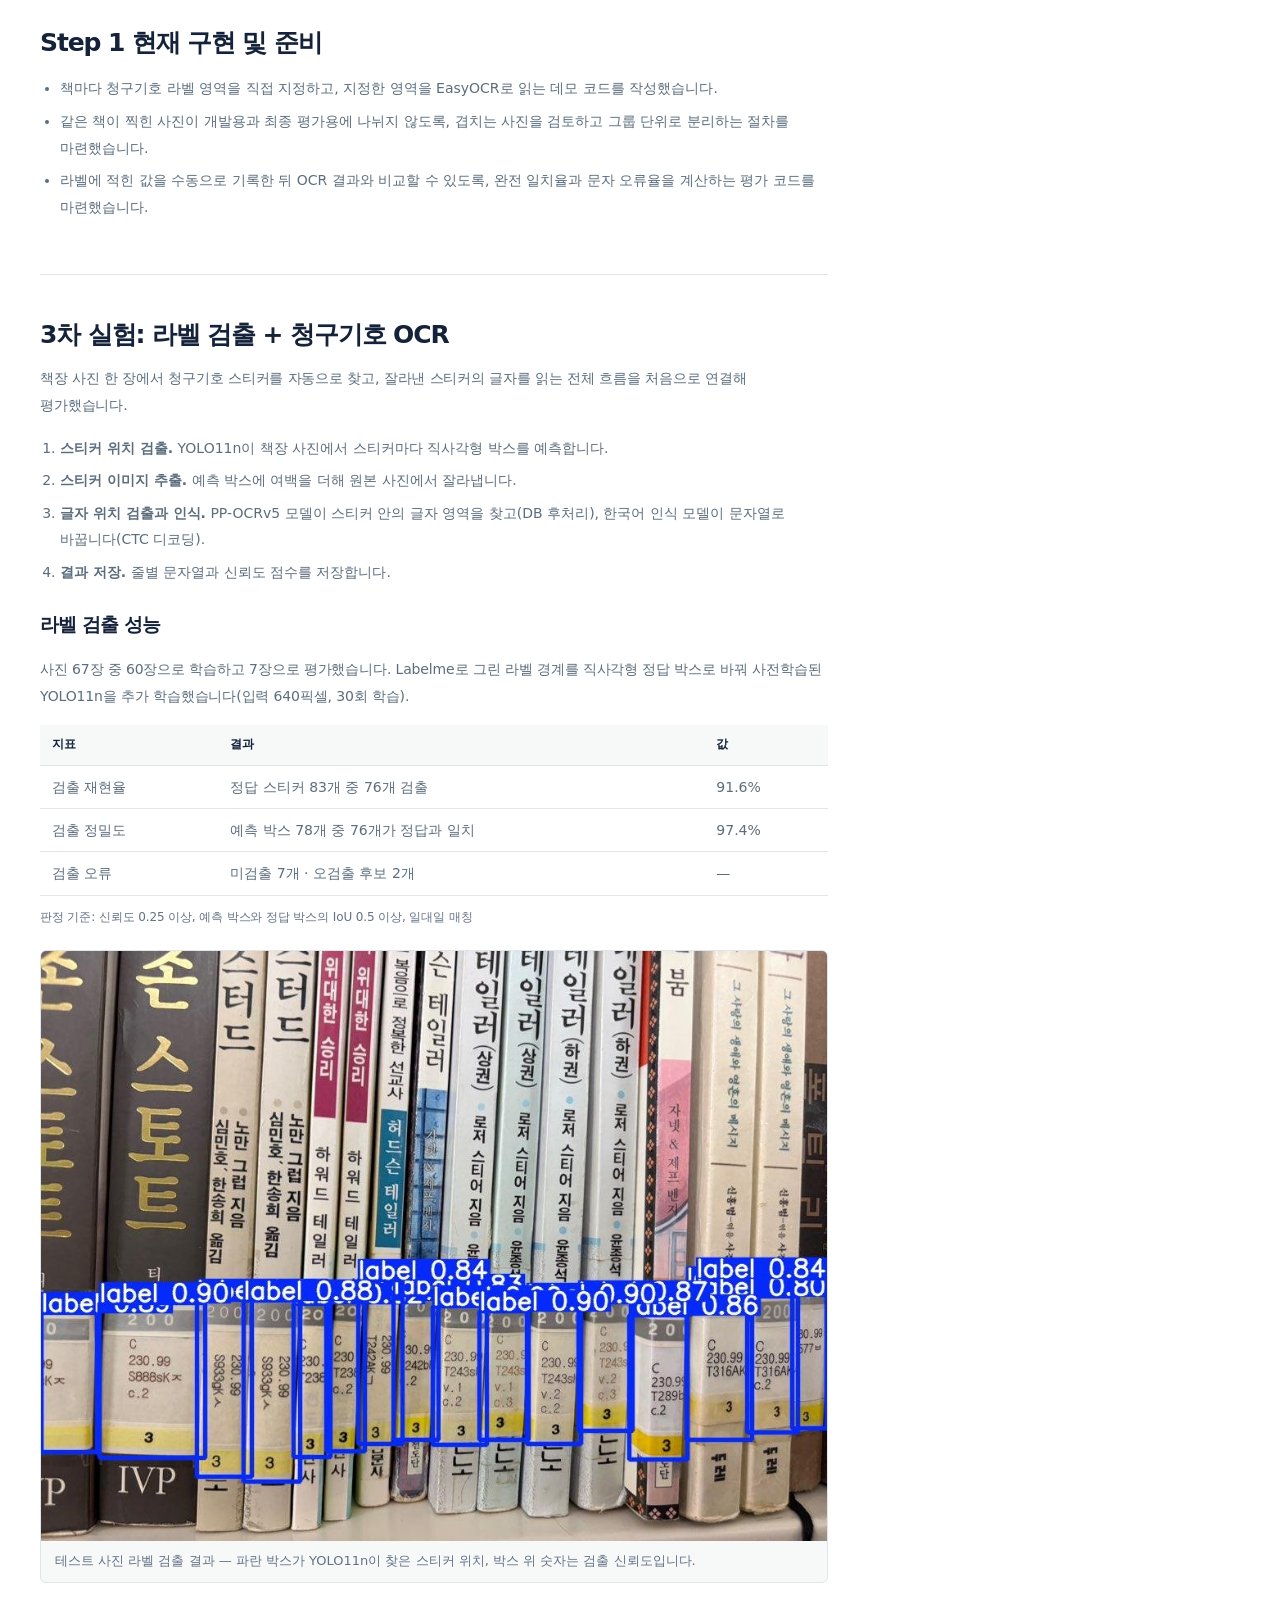
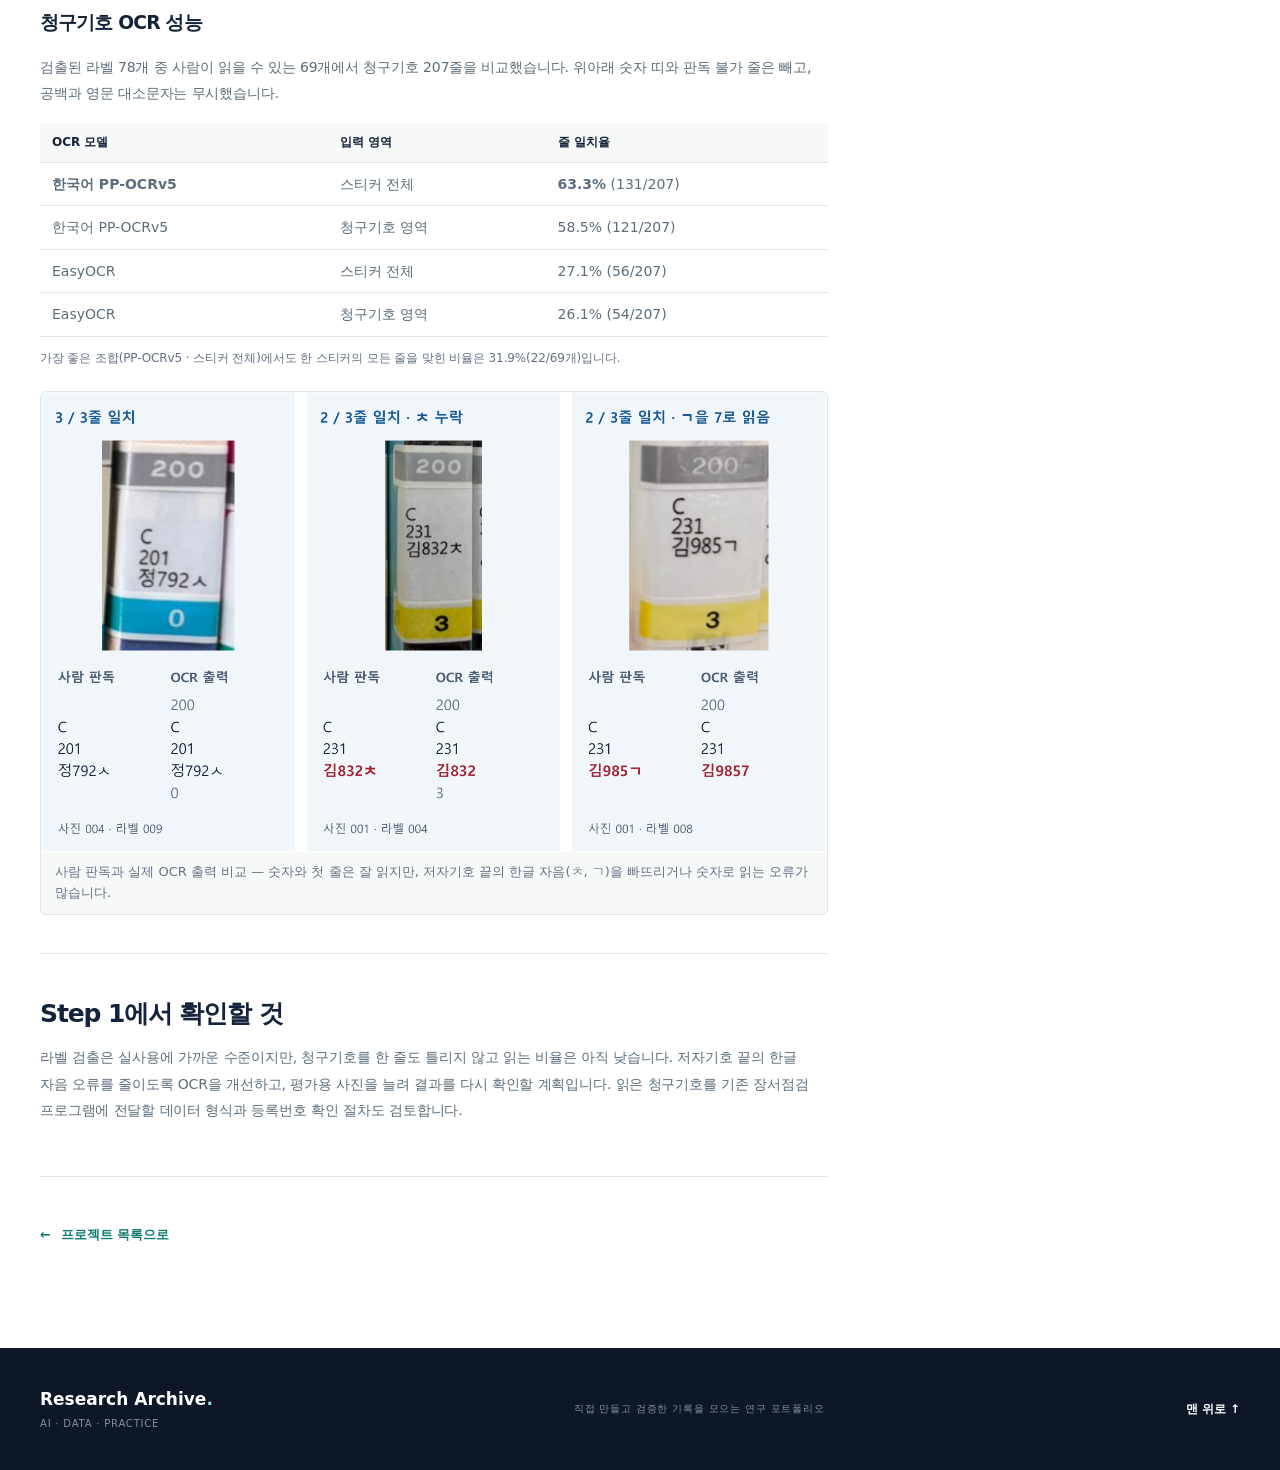
<file: projects/jj-library-ocr.html>
<!doctype html>
<html lang="ko" id="top">
<head>
  <meta charset="utf-8">
  <meta name="viewport" content="width=device-width, initial-scale=1">
  <meta name="theme-color" content="#101b2e">
  <meta name="description" content="전주대학교 도서관과 함께 책등의 청구기호를 인식하는 OCR 데모를 개발하고 장서점검 활용 가능성을 검토하는 프로젝트입니다.">
  <title>전주대 도서관 책등 OCR | AI Research Portfolio</title>
  <link rel="icon" href="../assets/favicon.svg" type="image/svg+xml">
  <link rel="stylesheet" href="../assets/style.css?v=jj-library-exp3">
  <script src="../assets/app.js" defer></script>
</head>
<body>
  <a class="skip-link" href="#main">본문으로 바로 가기</a>
  <header class="site-header"><div class="container header-inner"><a class="brand" href="../index.html" aria-label="연구 포트폴리오 홈"><span class="brand-mark" aria-hidden="true">R<span class="brand-dot">.</span></span><span class="brand-copy"><strong>Research Archive</strong><small>AI · DATA · PRACTICE</small></span></a><button class="menu-toggle" type="button" aria-controls="primary-nav" aria-expanded="false" aria-label="메뉴 열기"><span></span><span></span><span></span></button><nav class="nav" id="primary-nav" aria-label="주 메뉴"><a href="../index.html#home">Home</a><a href="../index.html#research">Research</a><a href="../index.html#projects">Projects</a><a href="../index.html#activities">Activities</a><a href="../index.html#publications">Publications</a><a href="../index.html#skills">Skills</a><a class="nav-contact" href="../index.html#contact">CV &amp; Contact ↗</a></nav></div></header>
  <main id="main">
    <section class="detail-hero" aria-labelledby="project-title">
      <div class="container">
        <nav class="breadcrumb" aria-label="현재 위치">
          <a href="../index.html">Home</a><span aria-hidden="true">/</span>
          <a href="../index.html#projects">Projects</a><span aria-hidden="true">/</span>
          <span aria-current="page">전주대 도서관 책등 OCR</span>
        </nav>
        <p class="detail-kicker">전주대학교 도서관 협업</p>
        <h1 id="project-title">전주대 도서관 책등 OCR</h1>
        <p>책등 사진의 청구기호를 읽어 장서점검에 활용할 수 있는지 살펴보는 프로젝트입니다.</p>
        <div class="detail-chips">
          <span class="status status-active">진행 중</span>
          <span>OCR</span>
          <span>장서점검</span>
        </div>
      </div>
    </section>
    <div class="container detail-body">
      <div class="detail-layout">
        <div class="detail-main">
          <section aria-labelledby="roadmap-title">
            <h2 id="roadmap-title">전체 로드맵</h2>
            <ol class="library-roadmap" role="list">
              <li class="library-roadmap-current" aria-current="step">
                <div class="library-roadmap-heading">
                  <h3>Step 1. 휴대폰 카메라 기반 AR</h3>
                  <span class="status status-active">진행 중</span>
                </div>
                <p>스마트폰으로 책등을 촬영해 청구기호를 읽고, 정리된 결과를 기존 장서점검 프로그램으로 전달하는 흐름을 개발합니다.</p>
              </li>
              <li>
                <div class="library-roadmap-heading">
                  <h3>Step 2. AR 글래스</h3>
                  <span class="status status-planned">계획</span>
                </div>
                <p>AR 글래스를 착용한 상태에서 서가를 보며 점검 정보를 확인하는 방식을 검토합니다.</p>
              </li>
              <li>
                <div class="library-roadmap-heading">
                  <h3>Step 3. 로봇</h3>
                  <span class="status status-planned">계획</span>
                </div>
                <p>로봇을 활용해 서가 촬영과 장서점검을 보조하는 방안을 검토합니다.</p>
              </li>
            </ol>
          </section>
          <section aria-labelledby="background-title">
            <h2 id="background-title">문제 배경</h2>
            <p>기존 장서점검 프로그램은 등록번호를 기준으로 개별 도서를 확인합니다. 책등 라벨의 청구기호는 서가 배열을 판단하는 데 도움이 되지만, 같은 청구기호를 가진 여러 권을 구별하려면 등록번호와 같은 별도의 식별 정보가 필요합니다. 이번 데모는 사진에서 청구기호를 얼마나 정확히 읽을 수 있는지부터 확인합니다.</p>
          </section>
          <section aria-labelledby="pipeline-title">
            <h2 id="pipeline-title">Step 1 처리 흐름 설계</h2>
            <ol class="library-pipeline">
              <li><strong>스마트폰 카메라(AR).</strong> 책등 라벨을 촬영하고, 촬영 화면에 AR 안내를 적용하는 방향을 구상합니다.</li>
              <li><strong>YOLO.</strong> 촬영 이미지에서 청구기호 라벨 위치를 찾아 OCR에 전달합니다. 3차 실험에서 YOLO11n을 도서관 사진으로 추가 학습해 구현했습니다.</li>
              <li><strong>OCR.</strong> 전달받은 라벨 영역에서 글자 위치를 찾고 청구기호를 읽습니다. 3차 실험에서는 한국어 PP-OCRv5와 EasyOCR을 비교했습니다.</li>
              <li><strong>데이터 정리.</strong> 읽은 청구기호를 장서점검에서 확인할 수 있는 형식으로 정리합니다.</li>
              <li><strong>기존 프로그램 연동.</strong> 정리된 결과를 기존 장서점검 프로그램에 전달하는 방식과 등록번호 확인 절차를 검토합니다.</li>
            </ol>
          </section>
          <section aria-labelledby="implementation-title">
            <h2 id="implementation-title">Step 1 현재 구현 및 준비</h2>
            <ul>
              <li>책마다 청구기호 라벨 영역을 직접 지정하고, 지정한 영역을 EasyOCR로 읽는 데모 코드를 작성했습니다.</li>
              <li>같은 책이 찍힌 사진이 개발용과 최종 평가용에 나뉘지 않도록, 겹치는 사진을 검토하고 그룹 단위로 분리하는 절차를 마련했습니다.</li>
              <li>라벨에 적힌 값을 수동으로 기록한 뒤 OCR 결과와 비교할 수 있도록, 완전 일치율과 문자 오류율을 계산하는 평가 코드를 마련했습니다.</li>
            </ul>
          </section>
          <section aria-labelledby="experiment-title">
            <h2 id="experiment-title">3차 실험: 라벨 검출 + 청구기호 OCR</h2>
            <p>책장 사진 한 장에서 청구기호 스티커를 자동으로 찾고, 잘라낸 스티커의 글자를 읽는 전체 흐름을 처음으로 연결해 평가했습니다.</p>
            <ol class="library-pipeline">
              <li><strong>스티커 위치 검출.</strong> YOLO11n이 책장 사진에서 스티커마다 직사각형 박스를 예측합니다.</li>
              <li><strong>스티커 이미지 추출.</strong> 예측 박스에 여백을 더해 원본 사진에서 잘라냅니다.</li>
              <li><strong>글자 위치 검출과 인식.</strong> PP-OCRv5 모델이 스티커 안의 글자 영역을 찾고(DB 후처리), 한국어 인식 모델이 문자열로 바꿉니다(CTC 디코딩).</li>
              <li><strong>결과 저장.</strong> 줄별 문자열과 신뢰도 점수를 저장합니다.</li>
            </ol>
            <h3 class="sub-heading">라벨 검출 성능</h3>
            <p>사진 67장 중 60장으로 학습하고 7장으로 평가했습니다. Labelme로 그린 라벨 경계를 직사각형 정답 박스로 바꿔 사전학습된 YOLO11n을 추가 학습했습니다(입력 640픽셀, 30회 학습).</p>
            <table class="metric-table">
              <thead><tr><th>지표</th><th>결과</th><th>값</th></tr></thead>
              <tbody>
                <tr><td>검출 재현율</td><td>정답 스티커 83개 중 76개 검출</td><td>91.6%</td></tr>
                <tr><td>검출 정밀도</td><td>예측 박스 78개 중 76개가 정답과 일치</td><td>97.4%</td></tr>
                <tr><td>검출 오류</td><td>미검출 7개 · 오검출 후보 2개</td><td>—</td></tr>
              </tbody>
            </table>
            <p class="table-note">판정 기준: 신뢰도 0.25 이상, 예측 박스와 정답 박스의 IoU 0.5 이상, 일대일 매칭</p>
            <figure class="shot-figure">
              <img src="../assets/jj-library/test-detection-02.jpg" width="960" height="720" loading="lazy" decoding="async" alt="서가 사진의 책등 아래쪽 청구기호 스티커마다 YOLO11n이 그린 파란 박스와 0.8에서 0.9 사이의 검출 신뢰도가 표시된 테스트 결과">
              <figcaption>테스트 사진 라벨 검출 결과 — 파란 박스가 YOLO11n이 찾은 스티커 위치, 박스 위 숫자는 검출 신뢰도입니다.</figcaption>
            </figure>
            <h3 class="sub-heading">청구기호 OCR 성능</h3>
            <p>검출된 라벨 78개 중 사람이 읽을 수 있는 69개에서 청구기호 207줄을 비교했습니다. 위아래 숫자 띠와 판독 불가 줄은 빼고, 공백과 영문 대소문자는 무시했습니다.</p>
            <table class="metric-table">
              <thead><tr><th>OCR 모델</th><th>입력 영역</th><th>줄 일치율</th></tr></thead>
              <tbody>
                <tr><td><strong>한국어 PP-OCRv5</strong></td><td>스티커 전체</td><td><strong>63.3%</strong> (131/207)</td></tr>
                <tr><td>한국어 PP-OCRv5</td><td>청구기호 영역</td><td>58.5% (121/207)</td></tr>
                <tr><td>EasyOCR</td><td>스티커 전체</td><td>27.1% (56/207)</td></tr>
                <tr><td>EasyOCR</td><td>청구기호 영역</td><td>26.1% (54/207)</td></tr>
              </tbody>
            </table>
            <p class="table-note">가장 좋은 조합(PP-OCRv5 · 스티커 전체)에서도 한 스티커의 모든 줄을 맞힌 비율은 31.9%(22/69개)입니다.</p>
            <figure class="shot-figure">
              <img src="../assets/jj-library/ocr-examples.png" width="1491" height="872" loading="lazy" decoding="async" alt="테스트 라벨 세 개의 원본과 OCR 출력 비교. 첫 번째는 C 201 정792ㅅ 세 줄을 모두 맞혔고, 두 번째는 김832ㅊ에서 ㅊ을 빠뜨렸으며, 세 번째는 김985ㄱ의 ㄱ을 숫자 7로 읽었습니다.">
              <figcaption>사람 판독과 실제 OCR 출력 비교 — 숫자와 첫 줄은 잘 읽지만, 저자기호 끝의 한글 자음(ㅊ, ㄱ)을 빠뜨리거나 숫자로 읽는 오류가 많습니다.</figcaption>
            </figure>
          </section>
          <section aria-labelledby="next-title">
            <h2 id="next-title">Step 1에서 확인할 것</h2>
            <p>라벨 검출은 실사용에 가까운 수준이지만, 청구기호를 한 줄도 틀리지 않고 읽는 비율은 아직 낮습니다. 저자기호 끝의 한글 자음 오류를 줄이도록 OCR을 개선하고, 평가용 사진을 늘려 결과를 다시 확인할 계획입니다. 읽은 청구기호를 기존 장서점검 프로그램에 전달할 데이터 형식과 등록번호 확인 절차도 검토합니다.</p>
          </section>
          <a class="back-link" href="../index.html#projects"><span aria-hidden="true">←</span> 프로젝트 목록으로</a>
        </div>
        <aside class="detail-aside" aria-labelledby="project-facts">
          <h2 id="project-facts">프로젝트 정보</h2>
          <dl>
            <div><dt>협업 기관</dt><dd>전주대학교 도서관</dd></div>
            <div><dt>현재 단계</dt><dd>Step 1 진행 중 · 3차 실험 완료(라벨 검출 + OCR)</dd></div>
            <div><dt>현재 데모 기술</dt><dd>Python · YOLO11n · PP-OCRv5 · EasyOCR · OpenCV · Labelme</dd></div>
            <div><dt>평가 지표</dt><dd>검출 재현율·정밀도 · 줄 일치율 · 완전 일치율 · 문자 오류율(CER)</dd></div>
          </dl>
        </aside>
      </div>
    </div>
  </main>
  <footer class="site-footer"><div class="container footer-inner"><div><strong>Research Archive<span>.</span></strong><p>AI · DATA · PRACTICE</p></div><p>직접 만들고 검증한 기록을 모으는 연구 포트폴리오</p><a href="#top">맨 위로 ↑</a></div></footer>
</body>
</html>
</file>
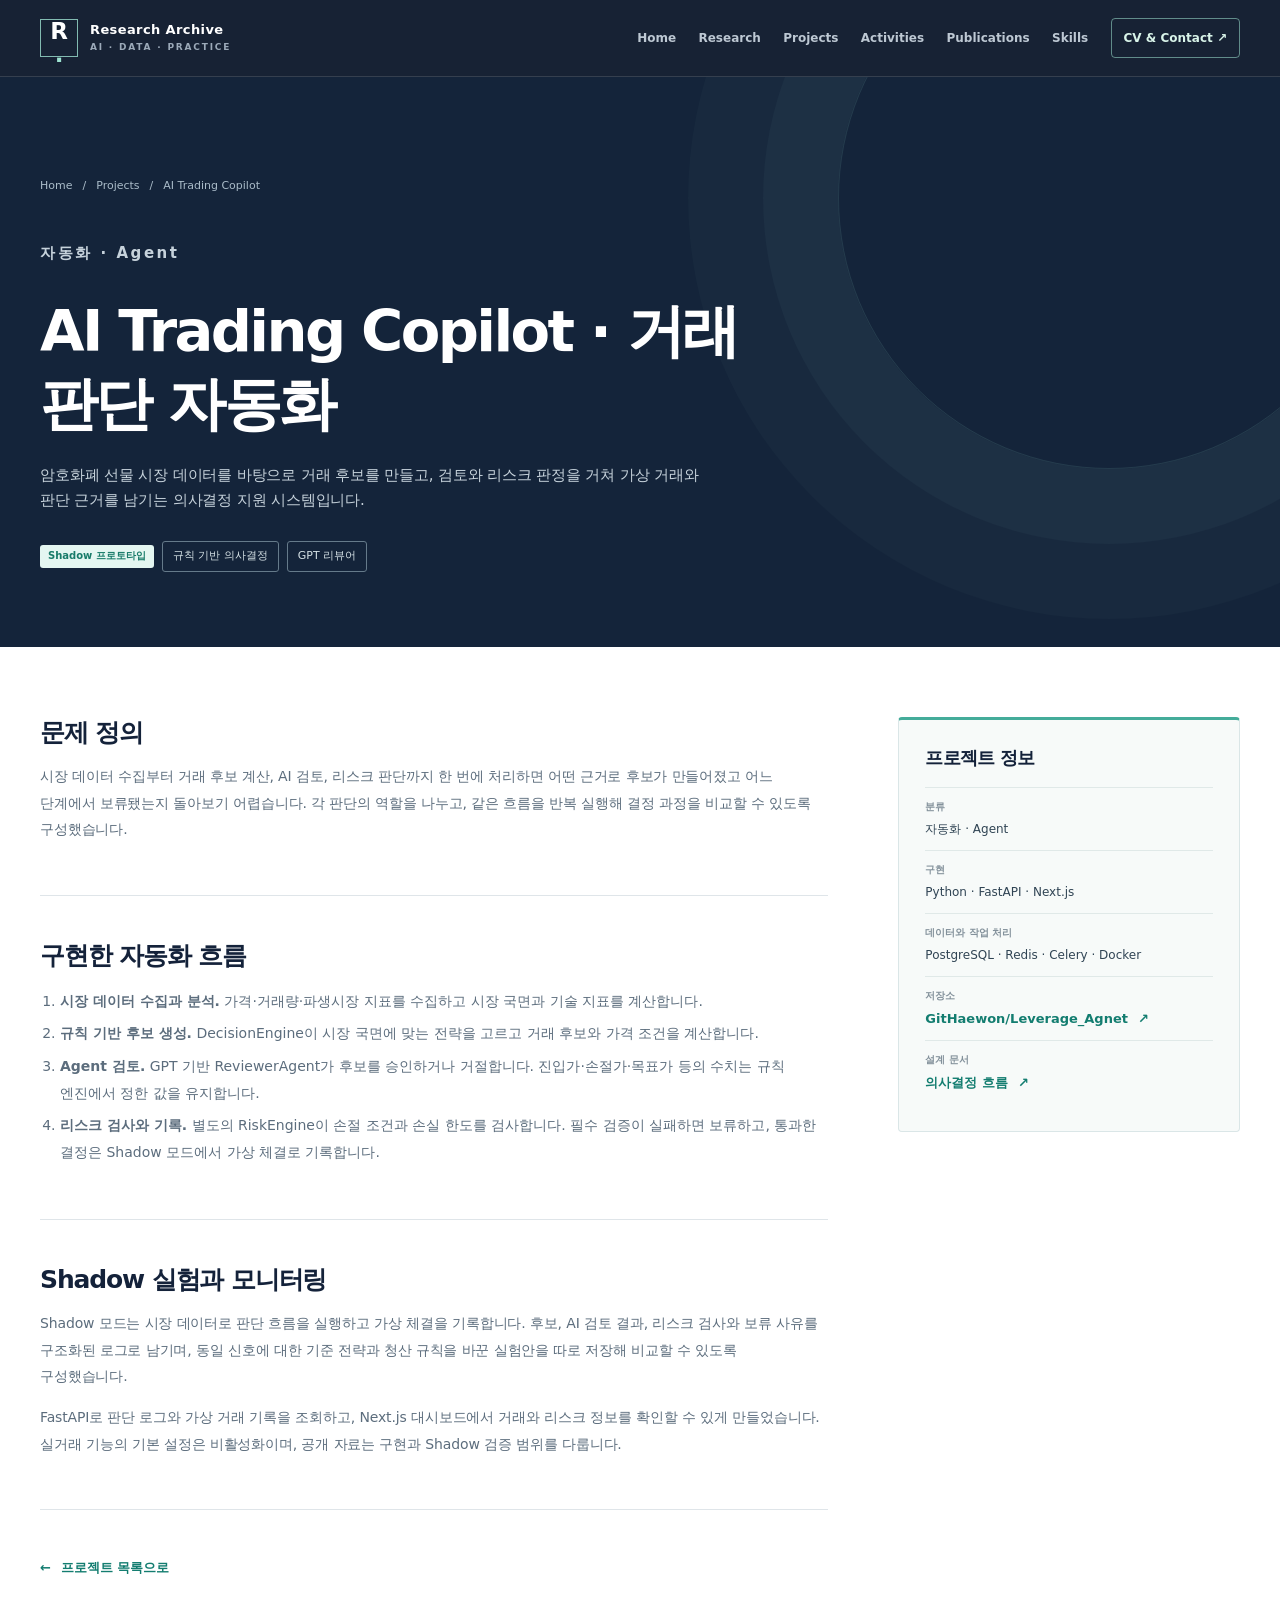
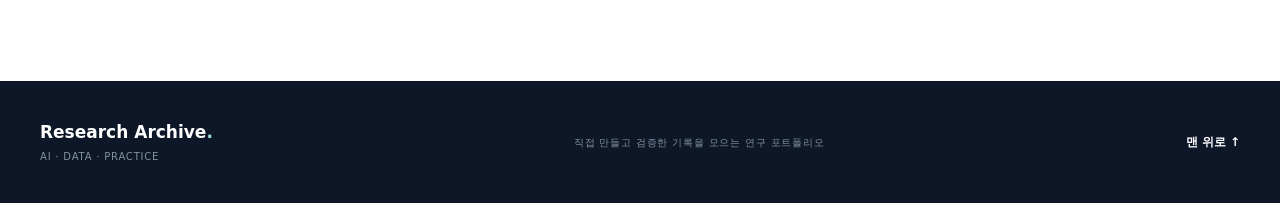
<file: projects/leverage-agent.html>
<!doctype html>
<html lang="ko" id="top">
<head>
  <meta charset="utf-8">
  <meta name="viewport" content="width=device-width, initial-scale=1">
  <meta name="theme-color" content="#101b2e">
  <meta name="description" content="시장 데이터 수집, 규칙 기반 거래 후보 생성, GPT 검토, 리스크 검사, Shadow 기록을 연결한 AI Trading Copilot 프로젝트입니다.">
  <title>AI Trading Copilot · 거래 판단 자동화 | AI Research Portfolio</title>
  <link rel="icon" href="../assets/favicon.svg" type="image/svg+xml">
  <link rel="stylesheet" href="../assets/style.css?v=leverage-agent">
  <script src="../assets/app.js?v=multi-category" defer></script>
</head>
<body>
  <a class="skip-link" href="#main">본문으로 바로 가기</a>
  <header class="site-header"><div class="container header-inner"><a class="brand" href="../index.html" aria-label="연구 포트폴리오 홈"><span class="brand-mark" aria-hidden="true">R<span class="brand-dot">.</span></span><span class="brand-copy"><strong>Research Archive</strong><small>AI · DATA · PRACTICE</small></span></a><button class="menu-toggle" type="button" aria-controls="primary-nav" aria-expanded="false" aria-label="메뉴 열기"><span></span><span></span><span></span></button><nav class="nav" id="primary-nav" aria-label="주 메뉴"><a href="../index.html#home">Home</a><a href="../index.html#research">Research</a><a href="../index.html#projects">Projects</a><a href="../index.html#activities">Activities</a><a href="../index.html#publications">Publications</a><a href="../index.html#skills">Skills</a><a class="nav-contact" href="../index.html#contact">CV &amp; Contact ↗</a></nav></div></header>
  <main id="main">
    <section class="detail-hero" aria-labelledby="project-title">
      <div class="container">
        <nav class="breadcrumb" aria-label="현재 위치">
          <a href="../index.html">Home</a><span aria-hidden="true">/</span>
          <a href="../index.html#projects">Projects</a><span aria-hidden="true">/</span>
          <span aria-current="page">AI Trading Copilot</span>
        </nav>
        <p class="detail-kicker">자동화 · Agent</p>
        <h1 id="project-title">AI Trading Copilot · 거래 판단 자동화</h1>
        <p>암호화폐 선물 시장 데이터를 바탕으로 거래 후보를 만들고, 검토와 리스크 판정을 거쳐 가상 거래와 판단 근거를 남기는 의사결정 지원 시스템입니다.</p>
        <div class="detail-chips">
          <span class="status status-active">Shadow 프로토타입</span>
          <span>규칙 기반 의사결정</span>
          <span>GPT 리뷰어</span>
        </div>
      </div>
    </section>
    <div class="container detail-body">
      <div class="detail-layout">
        <div class="detail-main">
          <section aria-labelledby="problem-title">
            <h2 id="problem-title">문제 정의</h2>
            <p>시장 데이터 수집부터 거래 후보 계산, AI 검토, 리스크 판단까지 한 번에 처리하면 어떤 근거로 후보가 만들어졌고 어느 단계에서 보류됐는지 돌아보기 어렵습니다. 각 판단의 역할을 나누고, 같은 흐름을 반복 실행해 결정 과정을 비교할 수 있도록 구성했습니다.</p>
          </section>
          <section aria-labelledby="implementation-title">
            <h2 id="implementation-title">구현한 자동화 흐름</h2>
            <ol>
              <li><strong>시장 데이터 수집과 분석.</strong> 가격·거래량·파생시장 지표를 수집하고 시장 국면과 기술 지표를 계산합니다.</li>
              <li><strong>규칙 기반 후보 생성.</strong> DecisionEngine이 시장 국면에 맞는 전략을 고르고 거래 후보와 가격 조건을 계산합니다.</li>
              <li><strong>Agent 검토.</strong> GPT 기반 ReviewerAgent가 후보를 승인하거나 거절합니다. 진입가·손절가·목표가 등의 수치는 규칙 엔진에서 정한 값을 유지합니다.</li>
              <li><strong>리스크 검사와 기록.</strong> 별도의 RiskEngine이 손절 조건과 손실 한도를 검사합니다. 필수 검증이 실패하면 보류하고, 통과한 결정은 Shadow 모드에서 가상 체결로 기록합니다.</li>
            </ol>
          </section>
          <section aria-labelledby="evaluation-title">
            <h2 id="evaluation-title">Shadow 실험과 모니터링</h2>
            <p>Shadow 모드는 시장 데이터로 판단 흐름을 실행하고 가상 체결을 기록합니다. 후보, AI 검토 결과, 리스크 검사와 보류 사유를 구조화된 로그로 남기며, 동일 신호에 대한 기준 전략과 청산 규칙을 바꾼 실험안을 따로 저장해 비교할 수 있도록 구성했습니다.</p>
            <p>FastAPI로 판단 로그와 가상 거래 기록을 조회하고, Next.js 대시보드에서 거래와 리스크 정보를 확인할 수 있게 만들었습니다. 실거래 기능의 기본 설정은 비활성화이며, 공개 자료는 구현과 Shadow 검증 범위를 다룹니다.</p>
          </section>
          <a class="back-link" href="../index.html#projects"><span aria-hidden="true">←</span> 프로젝트 목록으로</a>
        </div>
        <aside class="detail-aside" aria-labelledby="project-facts">
          <h2 id="project-facts">프로젝트 정보</h2>
          <dl>
            <div><dt>분류</dt><dd>자동화 · Agent</dd></div>
            <div><dt>구현</dt><dd>Python · FastAPI · Next.js</dd></div>
            <div><dt>데이터와 작업 처리</dt><dd>PostgreSQL · Redis · Celery · Docker</dd></div>
            <div><dt>저장소</dt><dd><a class="back-link" href="https://github.com/GitHaewon/Leverage_Agnet">GitHaewon/Leverage_Agnet <span aria-hidden="true">↗</span></a></dd></div>
            <div><dt>설계 문서</dt><dd><a class="back-link" href="https://github.com/GitHaewon/Leverage_Agnet/blob/main/docs/DECISION_FLOW.md">의사결정 흐름 <span aria-hidden="true">↗</span></a></dd></div>
          </dl>
        </aside>
      </div>
    </div>
  </main>
  <footer class="site-footer"><div class="container footer-inner"><div><strong>Research Archive<span>.</span></strong><p>AI · DATA · PRACTICE</p></div><p>직접 만들고 검증한 기록을 모으는 연구 포트폴리오</p><a href="#top">맨 위로 ↑</a></div></footer>
</body>
</html>
</file>
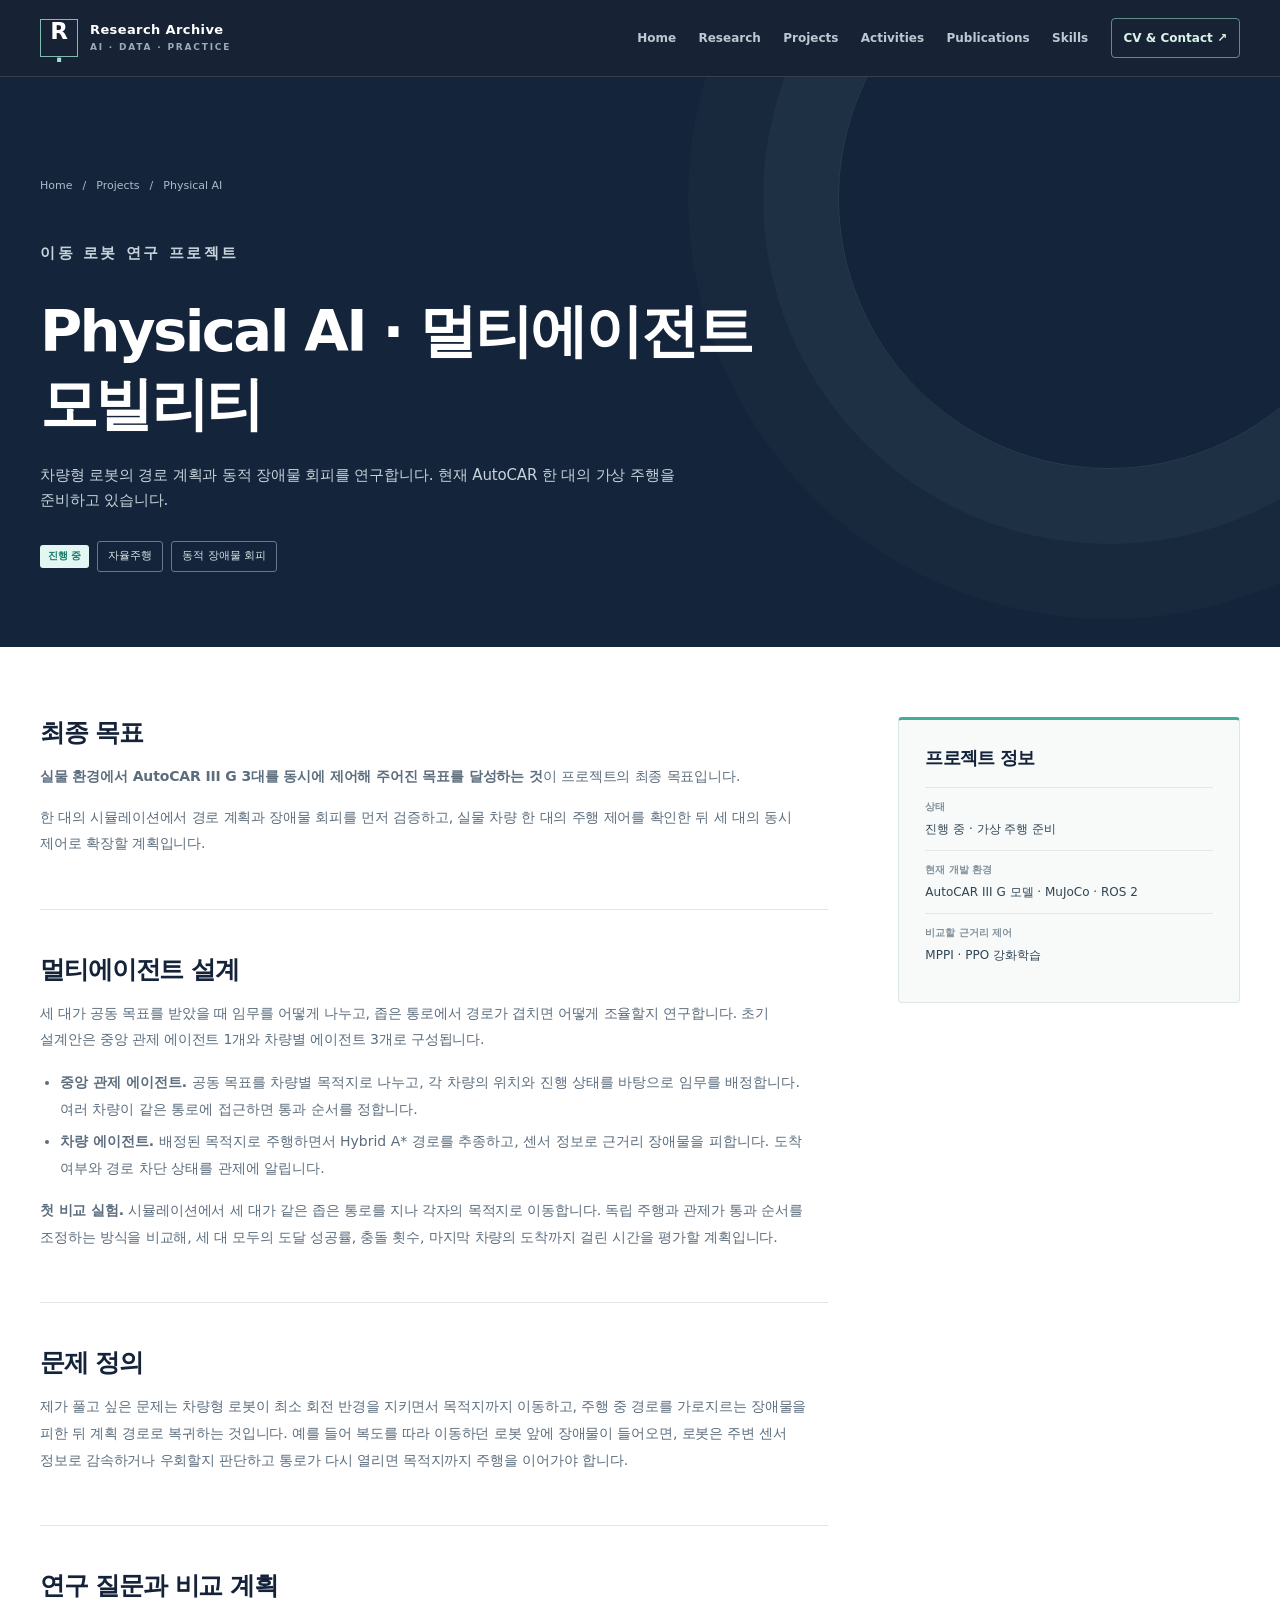
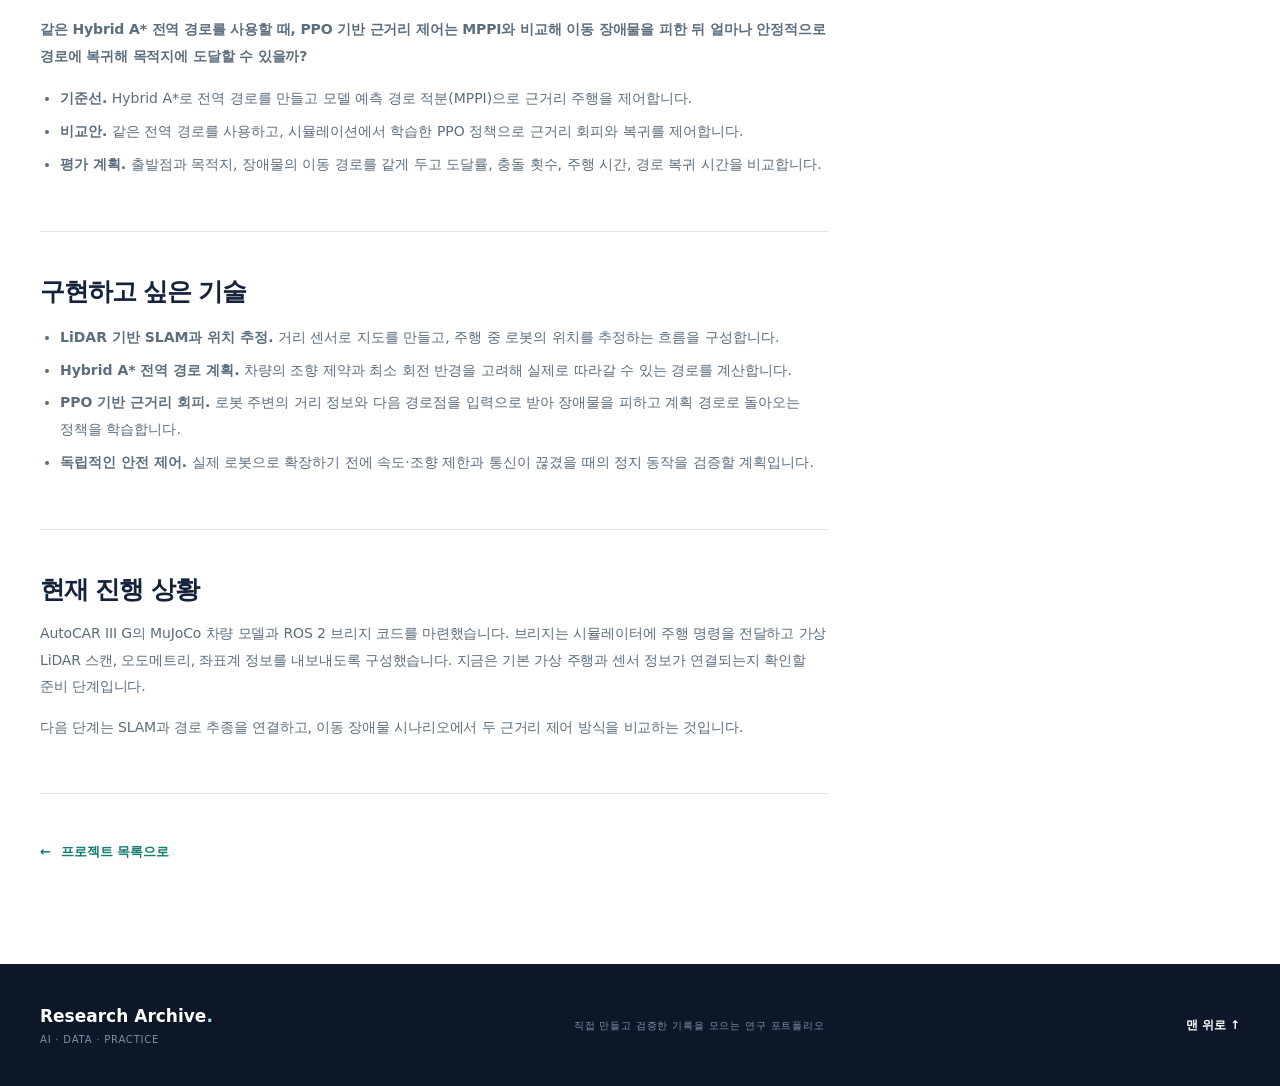
<file: projects/physical-ai-mobility.html>
<!doctype html>
<html lang="ko" id="top">
<head>
  <meta charset="utf-8">
  <meta name="viewport" content="width=device-width, initial-scale=1">
  <meta name="theme-color" content="#101b2e">
  <meta name="description" content="AutoCAR III G 시뮬레이션에서 차량형 로봇의 전역 경로 계획과 동적 장애물 회피를 연구하는 진행 중인 Physical AI 프로젝트입니다.">
  <title>Physical AI · 멀티에이전트 모빌리티 | AI Research Portfolio</title>
  <link rel="icon" href="../assets/favicon.svg" type="image/svg+xml">
  <link rel="stylesheet" href="../assets/style.css?v=physical-ai-mobility">
  <script src="../assets/app.js" defer></script>
</head>
<body>
  <a class="skip-link" href="#main">본문으로 바로 가기</a>
  <header class="site-header"><div class="container header-inner"><a class="brand" href="../index.html" aria-label="연구 포트폴리오 홈"><span class="brand-mark" aria-hidden="true">R<span class="brand-dot">.</span></span><span class="brand-copy"><strong>Research Archive</strong><small>AI · DATA · PRACTICE</small></span></a><button class="menu-toggle" type="button" aria-controls="primary-nav" aria-expanded="false" aria-label="메뉴 열기"><span></span><span></span><span></span></button><nav class="nav" id="primary-nav" aria-label="주 메뉴"><a href="../index.html#home">Home</a><a href="../index.html#research">Research</a><a href="../index.html#projects">Projects</a><a href="../index.html#activities">Activities</a><a href="../index.html#publications">Publications</a><a href="../index.html#skills">Skills</a><a class="nav-contact" href="../index.html#contact">CV &amp; Contact ↗</a></nav></div></header>
  <main id="main">
    <section class="detail-hero" aria-labelledby="project-title">
      <div class="container">
        <nav class="breadcrumb" aria-label="현재 위치">
          <a href="../index.html">Home</a><span aria-hidden="true">/</span>
          <a href="../index.html#projects">Projects</a><span aria-hidden="true">/</span>
          <span aria-current="page">Physical AI</span>
        </nav>
        <p class="detail-kicker">이동 로봇 연구 프로젝트</p>
        <h1 id="project-title">Physical AI · 멀티에이전트 모빌리티</h1>
        <p>차량형 로봇의 경로 계획과 동적 장애물 회피를 연구합니다. 현재 AutoCAR 한 대의 가상 주행을 준비하고 있습니다.</p>
        <div class="detail-chips">
          <span class="status status-active">진행 중</span>
          <span>자율주행</span>
          <span>동적 장애물 회피</span>
        </div>
      </div>
    </section>
    <div class="container detail-body">
      <div class="detail-layout">
        <div class="detail-main">
          <section aria-labelledby="goal-title">
            <h2 id="goal-title">최종 목표</h2>
            <p><strong>실물 환경에서 AutoCAR III G 3대를 동시에 제어해 주어진 목표를 달성하는 것</strong>이 프로젝트의 최종 목표입니다.</p>
            <p class="physical-ai-next">한 대의 시뮬레이션에서 경로 계획과 장애물 회피를 먼저 검증하고, 실물 차량 한 대의 주행 제어를 확인한 뒤 세 대의 동시 제어로 확장할 계획입니다.</p>
          </section>
          <section aria-labelledby="multi-agent-title">
            <h2 id="multi-agent-title">멀티에이전트 설계</h2>
            <p>세 대가 공동 목표를 받았을 때 임무를 어떻게 나누고, 좁은 통로에서 경로가 겹치면 어떻게 조율할지 연구합니다. 초기 설계안은 중앙 관제 에이전트 1개와 차량별 에이전트 3개로 구성됩니다.</p>
            <ul>
              <li><strong>중앙 관제 에이전트.</strong> 공동 목표를 차량별 목적지로 나누고, 각 차량의 위치와 진행 상태를 바탕으로 임무를 배정합니다. 여러 차량이 같은 통로에 접근하면 통과 순서를 정합니다.</li>
              <li><strong>차량 에이전트.</strong> 배정된 목적지로 주행하면서 Hybrid A* 경로를 추종하고, 센서 정보로 근거리 장애물을 피합니다. 도착 여부와 경로 차단 상태를 관제에 알립니다.</li>
            </ul>
            <p class="physical-ai-next"><strong>첫 비교 실험.</strong> 시뮬레이션에서 세 대가 같은 좁은 통로를 지나 각자의 목적지로 이동합니다. 독립 주행과 관제가 통과 순서를 조정하는 방식을 비교해, 세 대 모두의 도달 성공률, 충돌 횟수, 마지막 차량의 도착까지 걸린 시간을 평가할 계획입니다.</p>
          </section>
          <section aria-labelledby="problem-title">
            <h2 id="problem-title">문제 정의</h2>
            <p>제가 풀고 싶은 문제는 차량형 로봇이 최소 회전 반경을 지키면서 목적지까지 이동하고, 주행 중 경로를 가로지르는 장애물을 피한 뒤 계획 경로로 복귀하는 것입니다. 예를 들어 복도를 따라 이동하던 로봇 앞에 장애물이 들어오면, 로봇은 주변 센서 정보로 감속하거나 우회할지 판단하고 통로가 다시 열리면 목적지까지 주행을 이어가야 합니다.</p>
          </section>
          <section aria-labelledby="research-question-title">
            <h2 id="research-question-title">연구 질문과 비교 계획</h2>
            <p><strong>같은 Hybrid A* 전역 경로를 사용할 때, PPO 기반 근거리 제어는 MPPI와 비교해 이동 장애물을 피한 뒤 얼마나 안정적으로 경로에 복귀해 목적지에 도달할 수 있을까?</strong></p>
            <ul>
              <li><strong>기준선.</strong> Hybrid A*로 전역 경로를 만들고 모델 예측 경로 적분(MPPI)으로 근거리 주행을 제어합니다.</li>
              <li><strong>비교안.</strong> 같은 전역 경로를 사용하고, 시뮬레이션에서 학습한 PPO 정책으로 근거리 회피와 복귀를 제어합니다.</li>
              <li><strong>평가 계획.</strong> 출발점과 목적지, 장애물의 이동 경로를 같게 두고 도달률, 충돌 횟수, 주행 시간, 경로 복귀 시간을 비교합니다.</li>
            </ul>
          </section>
          <section aria-labelledby="technology-title">
            <h2 id="technology-title">구현하고 싶은 기술</h2>
            <ul>
              <li><strong>LiDAR 기반 SLAM과 위치 추정.</strong> 거리 센서로 지도를 만들고, 주행 중 로봇의 위치를 추정하는 흐름을 구성합니다.</li>
              <li><strong>Hybrid A* 전역 경로 계획.</strong> 차량의 조향 제약과 최소 회전 반경을 고려해 실제로 따라갈 수 있는 경로를 계산합니다.</li>
              <li><strong>PPO 기반 근거리 회피.</strong> 로봇 주변의 거리 정보와 다음 경로점을 입력으로 받아 장애물을 피하고 계획 경로로 돌아오는 정책을 학습합니다.</li>
              <li><strong>독립적인 안전 제어.</strong> 실제 로봇으로 확장하기 전에 속도·조향 제한과 통신이 끊겼을 때의 정지 동작을 검증할 계획입니다.</li>
            </ul>
          </section>
          <section aria-labelledby="progress-title">
            <h2 id="progress-title">현재 진행 상황</h2>
            <p>AutoCAR III G의 MuJoCo 차량 모델과 ROS 2 브리지 코드를 마련했습니다. 브리지는 시뮬레이터에 주행 명령을 전달하고 가상 LiDAR 스캔, 오도메트리, 좌표계 정보를 내보내도록 구성했습니다. 지금은 기본 가상 주행과 센서 정보가 연결되는지 확인할 준비 단계입니다.</p>
            <p class="physical-ai-next">다음 단계는 SLAM과 경로 추종을 연결하고, 이동 장애물 시나리오에서 두 근거리 제어 방식을 비교하는 것입니다.</p>
          </section>
          <a class="back-link" href="../index.html#projects"><span aria-hidden="true">←</span> 프로젝트 목록으로</a>
        </div>
        <aside class="detail-aside" aria-labelledby="project-facts">
          <h2 id="project-facts">프로젝트 정보</h2>
          <dl>
            <div><dt>상태</dt><dd>진행 중 · 가상 주행 준비</dd></div>
            <div><dt>현재 개발 환경</dt><dd>AutoCAR III G 모델 · MuJoCo · ROS 2</dd></div>
            <div><dt>비교할 근거리 제어</dt><dd>MPPI · PPO 강화학습</dd></div>
          </dl>
        </aside>
      </div>
    </div>
  </main>
  <footer class="site-footer"><div class="container footer-inner"><div><strong>Research Archive<span>.</span></strong><p>AI · DATA · PRACTICE</p></div><p>직접 만들고 검증한 기록을 모으는 연구 포트폴리오</p><a href="#top">맨 위로 ↑</a></div></footer>
</body>
</html>
</file>
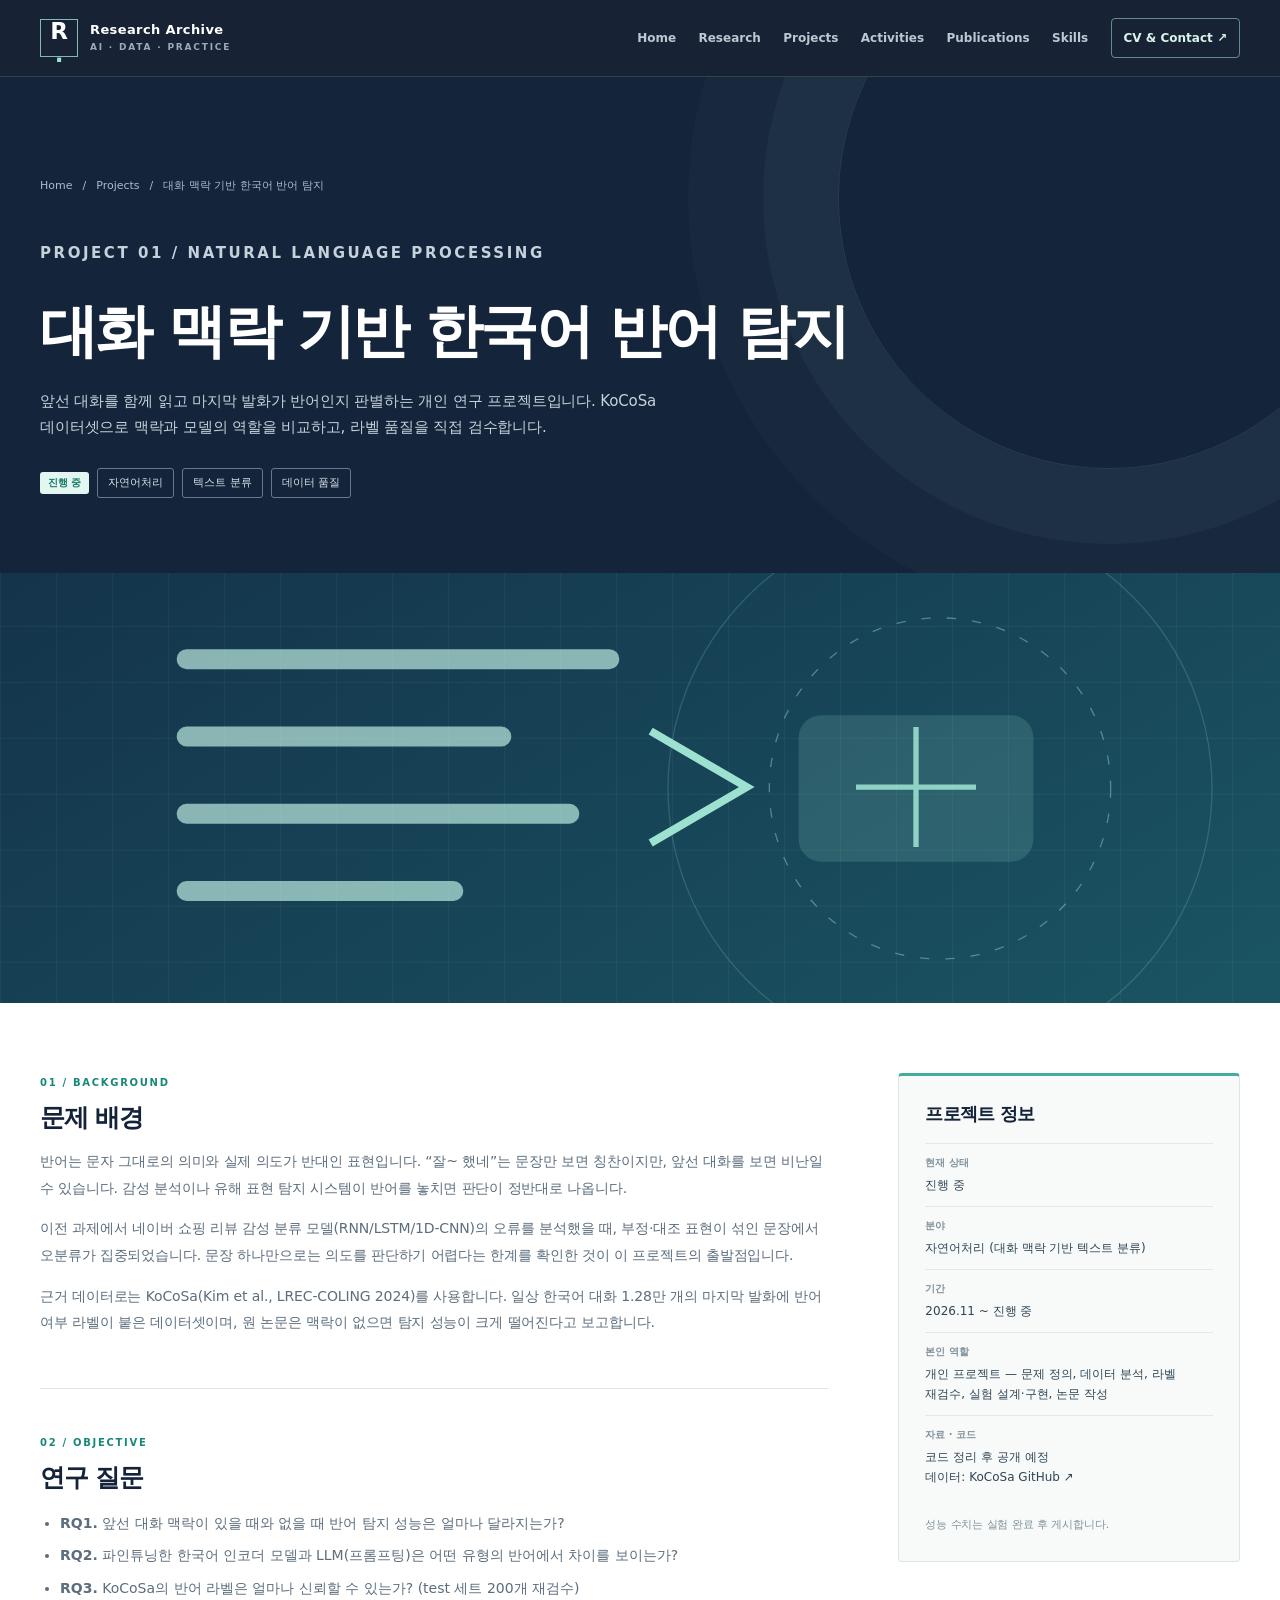
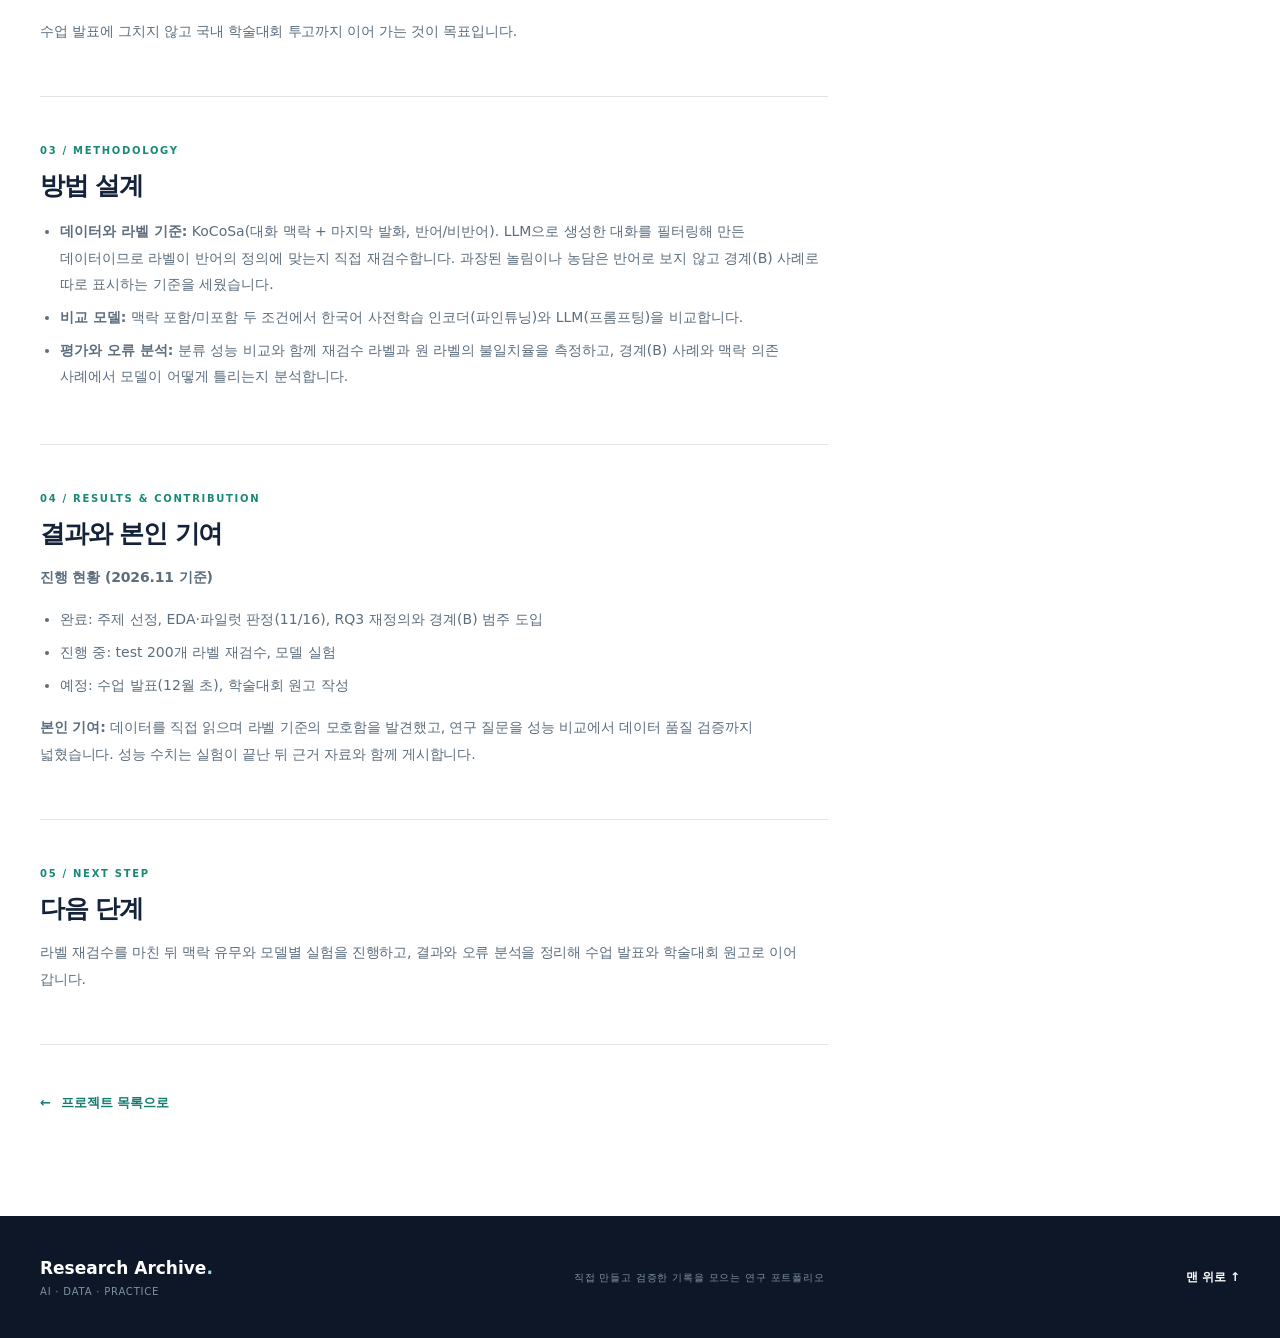
<file: projects/sarcasm-nlp.html>
<!doctype html>
<html lang="ko"><head><meta charset="utf-8"><meta name="viewport" content="width=device-width, initial-scale=1"><meta name="theme-color" content="#101b2e"><meta name="description" content="KoCoSa 데이터로 대화 맥락 기반 한국어 반어 탐지를 연구하는 개인 프로젝트의 배경, 연구 질문, 방법과 진행 현황입니다."><title>대화 맥락 기반 한국어 반어 탐지 | AI Research Portfolio</title><link rel="icon" href="../assets/favicon.svg" type="image/svg+xml"><link rel="stylesheet" href="../assets/style.css"><script src="../assets/app.js" defer></script></head>
<body><a class="skip-link" href="#main">본문으로 바로 가기</a><header class="site-header"><div class="container header-inner"><a class="brand" href="../index.html" aria-label="연구 포트폴리오 홈"><span class="brand-mark" aria-hidden="true">R<span class="brand-dot">.</span></span><span class="brand-copy"><strong>Research Archive</strong><small>AI · DATA · PRACTICE</small></span></a><button class="menu-toggle" type="button" aria-controls="primary-nav" aria-expanded="false" aria-label="메뉴 열기"><span></span><span></span><span></span></button><nav class="nav" id="primary-nav" aria-label="주 메뉴"><a href="../index.html#home">Home</a><a href="../index.html#research">Research</a><a href="../index.html#projects">Projects</a><a href="../index.html#activities">Activities</a><a href="../index.html#publications">Publications</a><a href="../index.html#skills">Skills</a><a class="nav-contact" href="../index.html#contact">CV &amp; Contact ↗</a></nav></div></header>
<main id="main"><section class="detail-hero"><div class="container"><div class="breadcrumb"><a href="../index.html">Home</a><span aria-hidden="true">/</span><a href="../index.html#projects">Projects</a><span aria-hidden="true">/</span><span>대화 맥락 기반 한국어 반어 탐지</span></div><p class="detail-kicker">PROJECT 01 / NATURAL LANGUAGE PROCESSING</p><h1>대화 맥락 기반 한국어 반어 탐지</h1><p>앞선 대화를 함께 읽고 마지막 발화가 반어인지 판별하는 개인 연구 프로젝트입니다. KoCoSa 데이터셋으로 맥락과 모델의 역할을 비교하고, 라벨 품질을 직접 검수합니다.</p><div class="detail-chips"><span class="status status-active">진행 중</span><span>자연어처리</span><span>텍스트 분류</span><span>데이터 품질</span></div></div></section><img class="detail-image" src="../assets/project-nlp.svg" alt="문장과 맥락의 관계를 표현한 추상 그래픽" width="960" height="580"><div class="container detail-body"><div class="detail-layout"><div class="detail-main"><section><p class="detail-label">01 / BACKGROUND</p><h2>문제 배경</h2><p>반어는 문자 그대로의 의미와 실제 의도가 반대인 표현입니다. “잘~ 했네”는 문장만 보면 칭찬이지만, 앞선 대화를 보면 비난일 수 있습니다. 감성 분석이나 유해 표현 탐지 시스템이 반어를 놓치면 판단이 정반대로 나옵니다.</p><p>이전 과제에서 네이버 쇼핑 리뷰 감성 분류 모델(RNN/LSTM/1D-CNN)의 오류를 분석했을 때, 부정·대조 표현이 섞인 문장에서 오분류가 집중되었습니다. 문장 하나만으로는 의도를 판단하기 어렵다는 한계를 확인한 것이 이 프로젝트의 출발점입니다.</p><p>근거 데이터로는 KoCoSa(Kim et al., LREC-COLING 2024)를 사용합니다. 일상 한국어 대화 1.28만 개의 마지막 발화에 반어 여부 라벨이 붙은 데이터셋이며, 원 논문은 맥락이 없으면 탐지 성능이 크게 떨어진다고 보고합니다.</p></section><section><p class="detail-label">02 / OBJECTIVE</p><h2>연구 질문</h2><ul><li><strong>RQ1.</strong> 앞선 대화 맥락이 있을 때와 없을 때 반어 탐지 성능은 얼마나 달라지는가?</li><li><strong>RQ2.</strong> 파인튜닝한 한국어 인코더 모델과 LLM(프롬프팅)은 어떤 유형의 반어에서 차이를 보이는가?</li><li><strong>RQ3.</strong> KoCoSa의 반어 라벨은 얼마나 신뢰할 수 있는가? (test 세트 200개 재검수)</li></ul><p>수업 발표에 그치지 않고 국내 학술대회 투고까지 이어 가는 것이 목표입니다.</p></section><section><p class="detail-label">03 / METHODOLOGY</p><h2>방법 설계</h2><ul><li><strong>데이터와 라벨 기준:</strong> KoCoSa(대화 맥락 + 마지막 발화, 반어/비반어). LLM으로 생성한 대화를 필터링해 만든 데이터이므로 라벨이 반어의 정의에 맞는지 직접 재검수합니다. 과장된 놀림이나 농담은 반어로 보지 않고 경계(B) 사례로 따로 표시하는 기준을 세웠습니다.</li><li><strong>비교 모델:</strong> 맥락 포함/미포함 두 조건에서 한국어 사전학습 인코더(파인튜닝)와 LLM(프롬프팅)을 비교합니다.</li><li><strong>평가와 오류 분석:</strong> 분류 성능 비교와 함께 재검수 라벨과 원 라벨의 불일치율을 측정하고, 경계(B) 사례와 맥락 의존 사례에서 모델이 어떻게 틀리는지 분석합니다.</li></ul></section><section><p class="detail-label">04 / RESULTS &amp; CONTRIBUTION</p><h2>결과와 본인 기여</h2><p><strong>진행 현황 (2026.11 기준)</strong></p><ul><li>완료: 주제 선정, EDA·파일럿 판정(11/16), RQ3 재정의와 경계(B) 범주 도입</li><li>진행 중: test 200개 라벨 재검수, 모델 실험</li><li>예정: 수업 발표(12월 초), 학술대회 원고 작성</li></ul><p><strong>본인 기여:</strong> 데이터를 직접 읽으며 라벨 기준의 모호함을 발견했고, 연구 질문을 성능 비교에서 데이터 품질 검증까지 넓혔습니다. 성능 수치는 실험이 끝난 뒤 근거 자료와 함께 게시합니다.</p></section><section><p class="detail-label">05 / NEXT STEP</p><h2>다음 단계</h2><p>라벨 재검수를 마친 뒤 맥락 유무와 모델별 실험을 진행하고, 결과와 오류 분석을 정리해 수업 발표와 학술대회 원고로 이어 갑니다.</p></section><a class="back-link" href="../index.html#projects"><span aria-hidden="true">←</span> 프로젝트 목록으로</a></div><aside class="detail-aside" aria-label="프로젝트 정보"><h2>프로젝트 정보</h2><dl><div><dt>현재 상태</dt><dd>진행 중</dd></div><div><dt>분야</dt><dd>자연어처리 (대화 맥락 기반 텍스트 분류)</dd></div><div><dt>기간</dt><dd>2026.11 ~ 진행 중</dd></div><div><dt>본인 역할</dt><dd>개인 프로젝트 — 문제 정의, 데이터 분석, 라벨 재검수, 실험 설계·구현, 논문 작성</dd></div><div><dt>자료 · 코드</dt><dd>코드 정리 후 공개 예정<br>데이터: <a href="https://github.com/Yu-billie/KoCoSa_sarcasm_detection" target="_blank" rel="noopener">KoCoSa GitHub ↗</a></dd></div></dl><p>성능 수치는 실험 완료 후 게시합니다.</p></aside></div></div></main><footer class="site-footer"><div class="container footer-inner"><div><strong>Research Archive<span>.</span></strong><p>AI · DATA · PRACTICE</p></div><p>직접 만들고 검증한 기록을 모으는 연구 포트폴리오</p><a href="../index.html#top">맨 위로 ↑</a></div></footer></body></html>
</file>
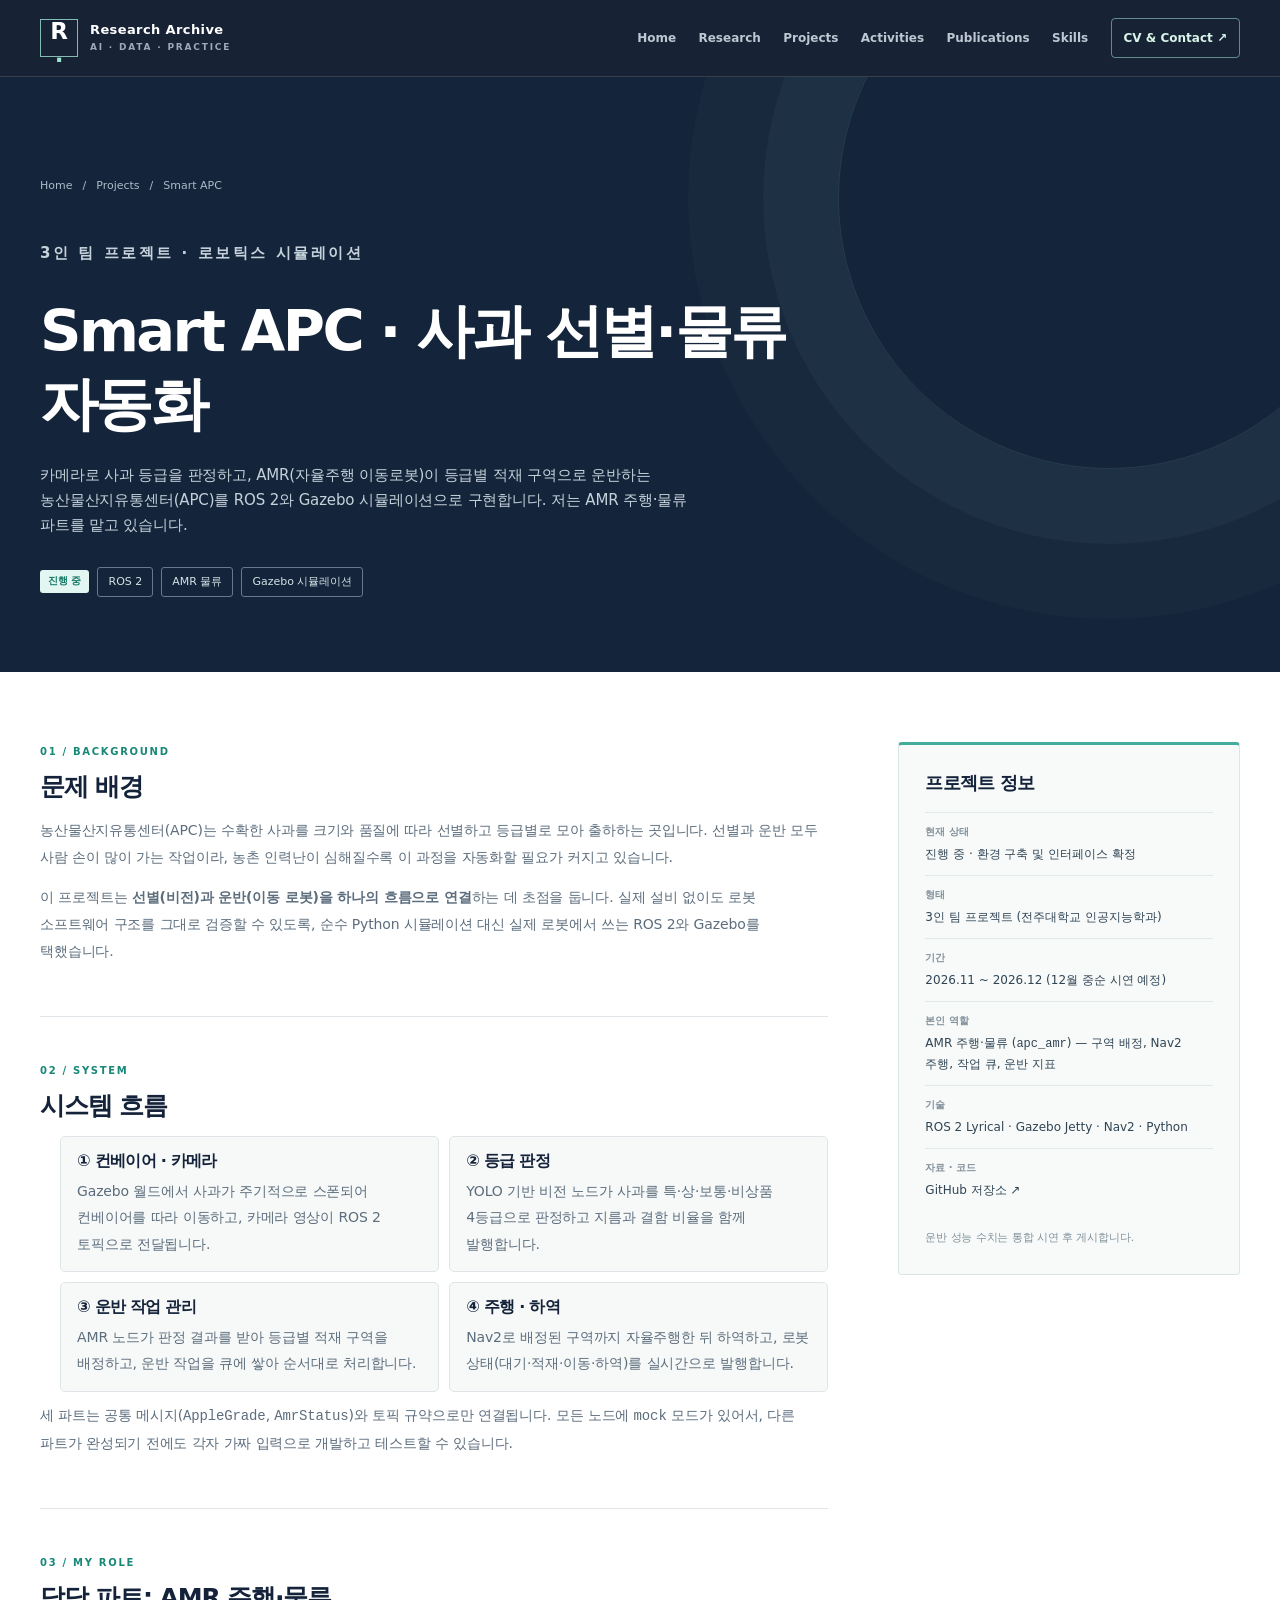
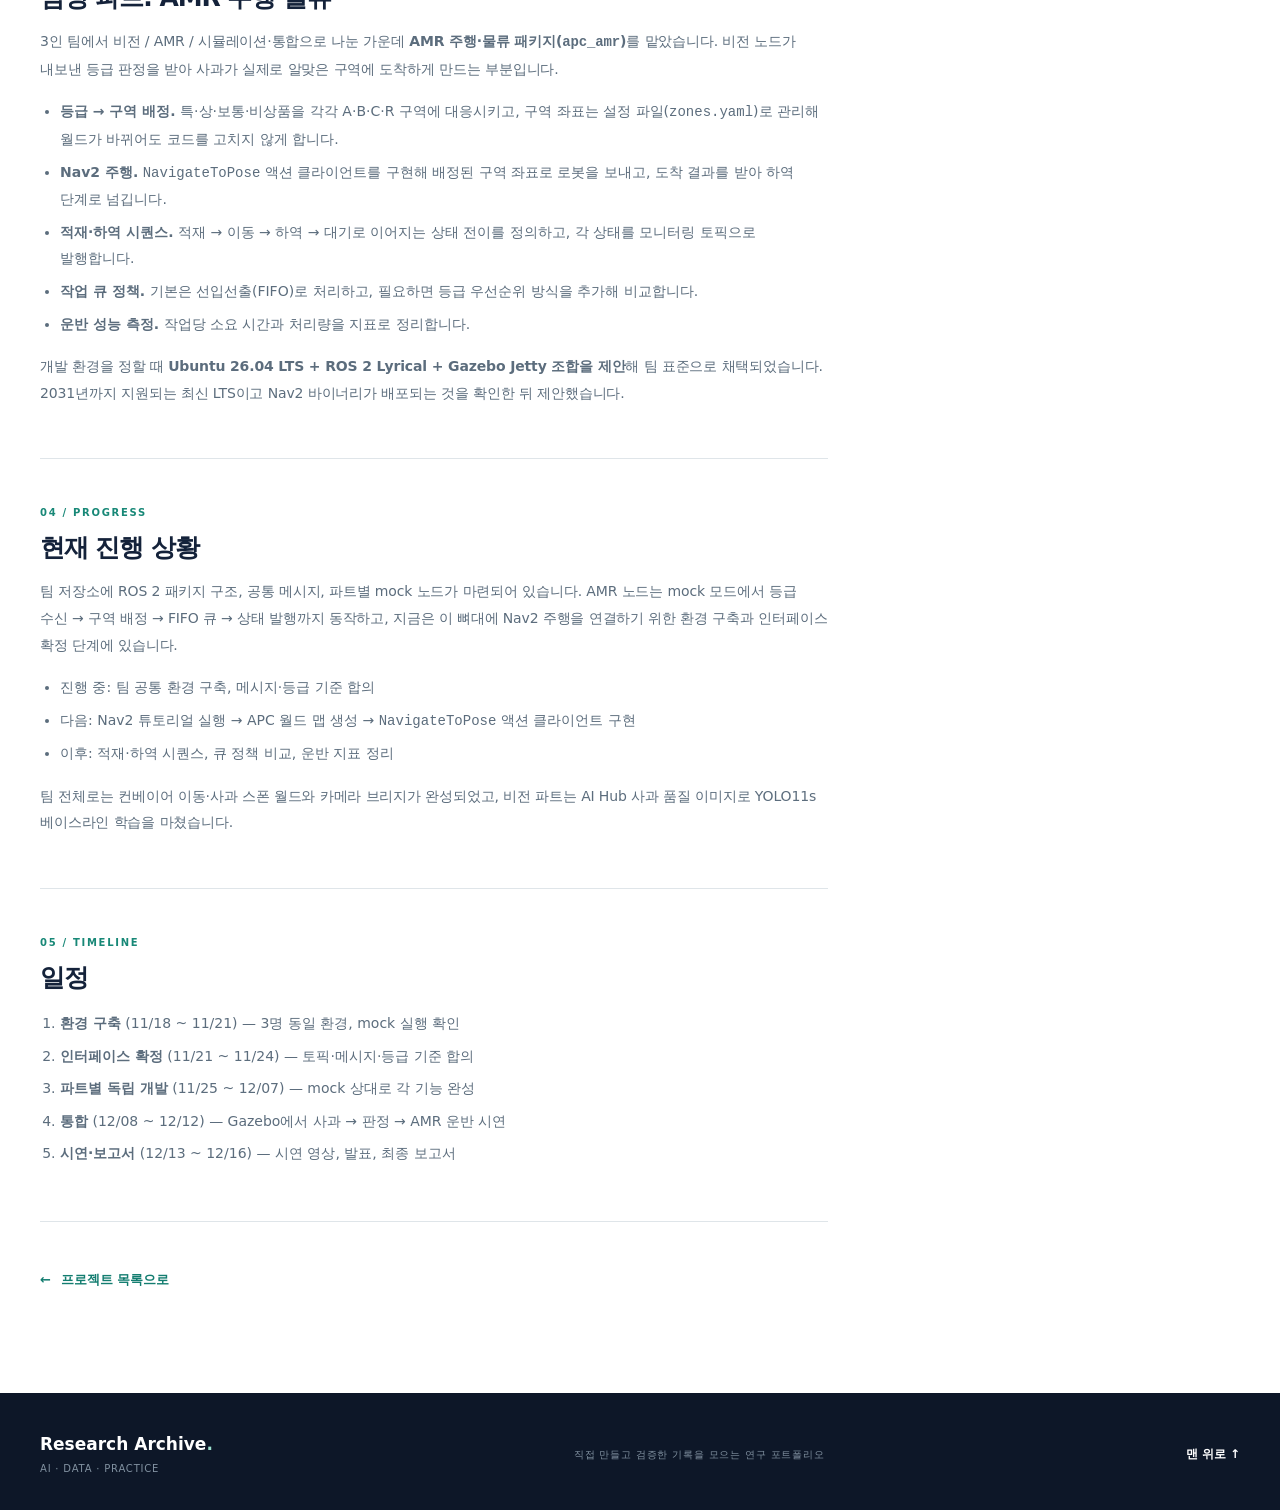
<file: projects/smart-apple-apc.html>
<!doctype html>
<html lang="ko" id="top">
<head>
  <meta charset="utf-8">
  <meta name="viewport" content="width=device-width, initial-scale=1">
  <meta name="theme-color" content="#101b2e">
  <meta name="description" content="카메라로 사과 등급을 판정하고 AMR이 등급별 적재 구역으로 운반하는 스마트 APC를 ROS 2와 Gazebo로 구현하는 3인 팀 프로젝트입니다. AMR 주행·물류 파트를 맡고 있습니다.">
  <title>Smart APC · 사과 선별·물류 자동화 | AI Research Portfolio</title>
  <link rel="icon" href="../assets/favicon.svg" type="image/svg+xml">
  <link rel="stylesheet" href="../assets/style.css?v=smart-apple-apc">
  <script src="../assets/app.js" defer></script>
</head>
<body>
  <a class="skip-link" href="#main">본문으로 바로 가기</a>
  <header class="site-header"><div class="container header-inner"><a class="brand" href="../index.html" aria-label="연구 포트폴리오 홈"><span class="brand-mark" aria-hidden="true">R<span class="brand-dot">.</span></span><span class="brand-copy"><strong>Research Archive</strong><small>AI · DATA · PRACTICE</small></span></a><button class="menu-toggle" type="button" aria-controls="primary-nav" aria-expanded="false" aria-label="메뉴 열기"><span></span><span></span><span></span></button><nav class="nav" id="primary-nav" aria-label="주 메뉴"><a href="../index.html#home">Home</a><a href="../index.html#research">Research</a><a href="../index.html#projects">Projects</a><a href="../index.html#activities">Activities</a><a href="../index.html#publications">Publications</a><a href="../index.html#skills">Skills</a><a class="nav-contact" href="../index.html#contact">CV &amp; Contact ↗</a></nav></div></header>
  <main id="main">
    <section class="detail-hero" aria-labelledby="project-title">
      <div class="container">
        <nav class="breadcrumb" aria-label="현재 위치">
          <a href="../index.html">Home</a><span aria-hidden="true">/</span>
          <a href="../index.html#projects">Projects</a><span aria-hidden="true">/</span>
          <span aria-current="page">Smart APC</span>
        </nav>
        <p class="detail-kicker">3인 팀 프로젝트 · 로보틱스 시뮬레이션</p>
        <h1 id="project-title">Smart APC · 사과 선별·물류 자동화</h1>
        <p>카메라로 사과 등급을 판정하고, AMR(자율주행 이동로봇)이 등급별 적재 구역으로 운반하는 농산물산지유통센터(APC)를 ROS 2와 Gazebo 시뮬레이션으로 구현합니다. 저는 AMR 주행·물류 파트를 맡고 있습니다.</p>
        <div class="detail-chips">
          <span class="status status-active">진행 중</span>
          <span>ROS 2</span>
          <span>AMR 물류</span>
          <span>Gazebo 시뮬레이션</span>
        </div>
      </div>
    </section>
    <div class="container detail-body">
      <div class="detail-layout">
        <div class="detail-main">
          <section aria-labelledby="background-title">
            <p class="detail-label">01 / BACKGROUND</p>
            <h2 id="background-title">문제 배경</h2>
            <p>농산물산지유통센터(APC)는 수확한 사과를 크기와 품질에 따라 선별하고 등급별로 모아 출하하는 곳입니다. 선별과 운반 모두 사람 손이 많이 가는 작업이라, 농촌 인력난이 심해질수록 이 과정을 자동화할 필요가 커지고 있습니다.</p>
            <p>이 프로젝트는 <strong>선별(비전)과 운반(이동 로봇)을 하나의 흐름으로 연결</strong>하는 데 초점을 둡니다. 실제 설비 없이도 로봇 소프트웨어 구조를 그대로 검증할 수 있도록, 순수 Python 시뮬레이션 대신 실제 로봇에서 쓰는 ROS 2와 Gazebo를 택했습니다.</p>
          </section>
          <section aria-labelledby="system-title">
            <p class="detail-label">02 / SYSTEM</p>
            <h2 id="system-title">시스템 흐름</h2>
            <ol class="bgent-flow">
              <li><h3>① 컨베이어 · 카메라</h3><p>Gazebo 월드에서 사과가 주기적으로 스폰되어 컨베이어를 따라 이동하고, 카메라 영상이 ROS 2 토픽으로 전달됩니다.</p></li>
              <li><h3>② 등급 판정</h3><p>YOLO 기반 비전 노드가 사과를 특·상·보통·비상품 4등급으로 판정하고 지름과 결함 비율을 함께 발행합니다.</p></li>
              <li><h3>③ 운반 작업 관리</h3><p>AMR 노드가 판정 결과를 받아 등급별 적재 구역을 배정하고, 운반 작업을 큐에 쌓아 순서대로 처리합니다.</p></li>
              <li><h3>④ 주행 · 하역</h3><p>Nav2로 배정된 구역까지 자율주행한 뒤 하역하고, 로봇 상태(대기·적재·이동·하역)를 실시간으로 발행합니다.</p></li>
            </ol>
            <p class="physical-ai-next">세 파트는 공통 메시지(<code>AppleGrade</code>, <code>AmrStatus</code>)와 토픽 규약으로만 연결됩니다. 모든 노드에 <code>mock</code> 모드가 있어서, 다른 파트가 완성되기 전에도 각자 가짜 입력으로 개발하고 테스트할 수 있습니다.</p>
          </section>
          <section aria-labelledby="role-title">
            <p class="detail-label">03 / MY ROLE</p>
            <h2 id="role-title">담당 파트: AMR 주행·물류</h2>
            <p>3인 팀에서 비전 / AMR / 시뮬레이션·통합으로 나눈 가운데 <strong>AMR 주행·물류 패키지(<code>apc_amr</code>)</strong>를 맡았습니다. 비전 노드가 내보낸 등급 판정을 받아 사과가 실제로 알맞은 구역에 도착하게 만드는 부분입니다.</p>
            <ul>
              <li><strong>등급 → 구역 배정.</strong> 특·상·보통·비상품을 각각 A·B·C·R 구역에 대응시키고, 구역 좌표는 설정 파일(<code>zones.yaml</code>)로 관리해 월드가 바뀌어도 코드를 고치지 않게 합니다.</li>
              <li><strong>Nav2 주행.</strong> <code>NavigateToPose</code> 액션 클라이언트를 구현해 배정된 구역 좌표로 로봇을 보내고, 도착 결과를 받아 하역 단계로 넘깁니다.</li>
              <li><strong>적재·하역 시퀀스.</strong> 적재 → 이동 → 하역 → 대기로 이어지는 상태 전이를 정의하고, 각 상태를 모니터링 토픽으로 발행합니다.</li>
              <li><strong>작업 큐 정책.</strong> 기본은 선입선출(FIFO)로 처리하고, 필요하면 등급 우선순위 방식을 추가해 비교합니다.</li>
              <li><strong>운반 성능 측정.</strong> 작업당 소요 시간과 처리량을 지표로 정리합니다.</li>
            </ul>
            <p>개발 환경을 정할 때 <strong>Ubuntu 26.04 LTS + ROS 2 Lyrical + Gazebo Jetty 조합을 제안</strong>해 팀 표준으로 채택되었습니다. 2031년까지 지원되는 최신 LTS이고 Nav2 바이너리가 배포되는 것을 확인한 뒤 제안했습니다.</p>
          </section>
          <section aria-labelledby="progress-title">
            <p class="detail-label">04 / PROGRESS</p>
            <h2 id="progress-title">현재 진행 상황</h2>
            <p>팀 저장소에 ROS 2 패키지 구조, 공통 메시지, 파트별 mock 노드가 마련되어 있습니다. AMR 노드는 mock 모드에서 등급 수신 → 구역 배정 → FIFO 큐 → 상태 발행까지 동작하고, 지금은 이 뼈대에 Nav2 주행을 연결하기 위한 환경 구축과 인터페이스 확정 단계에 있습니다.</p>
            <ul>
              <li>진행 중: 팀 공통 환경 구축, 메시지·등급 기준 합의</li>
              <li>다음: Nav2 튜토리얼 실행 → APC 월드 맵 생성 → <code>NavigateToPose</code> 액션 클라이언트 구현</li>
              <li>이후: 적재·하역 시퀀스, 큐 정책 비교, 운반 지표 정리</li>
            </ul>
            <p class="physical-ai-next">팀 전체로는 컨베이어 이동·사과 스폰 월드와 카메라 브리지가 완성되었고, 비전 파트는 AI Hub 사과 품질 이미지로 YOLO11s 베이스라인 학습을 마쳤습니다.</p>
          </section>
          <section aria-labelledby="timeline-title">
            <p class="detail-label">05 / TIMELINE</p>
            <h2 id="timeline-title">일정</h2>
            <ol>
              <li><strong>환경 구축</strong> (11/18 ~ 11/21) — 3명 동일 환경, mock 실행 확인</li>
              <li><strong>인터페이스 확정</strong> (11/21 ~ 11/24) — 토픽·메시지·등급 기준 합의</li>
              <li><strong>파트별 독립 개발</strong> (11/25 ~ 12/07) — mock 상대로 각 기능 완성</li>
              <li><strong>통합</strong> (12/08 ~ 12/12) — Gazebo에서 사과 → 판정 → AMR 운반 시연</li>
              <li><strong>시연·보고서</strong> (12/13 ~ 12/16) — 시연 영상, 발표, 최종 보고서</li>
            </ol>
          </section>
          <a class="back-link" href="../index.html#projects"><span aria-hidden="true">←</span> 프로젝트 목록으로</a>
        </div>
        <aside class="detail-aside" aria-labelledby="project-facts">
          <h2 id="project-facts">프로젝트 정보</h2>
          <dl>
            <div><dt>현재 상태</dt><dd>진행 중 · 환경 구축 및 인터페이스 확정</dd></div>
            <div><dt>형태</dt><dd>3인 팀 프로젝트 (전주대학교 인공지능학과)</dd></div>
            <div><dt>기간</dt><dd>2026.11 ~ 2026.12 (12월 중순 시연 예정)</dd></div>
            <div><dt>본인 역할</dt><dd>AMR 주행·물류 (<code>apc_amr</code>) — 구역 배정, Nav2 주행, 작업 큐, 운반 지표</dd></div>
            <div><dt>기술</dt><dd>ROS 2 Lyrical · Gazebo Jetty · Nav2 · Python</dd></div>
            <div><dt>자료 · 코드</dt><dd><a href="https://github.com/jangjunwon-dev/smart_apple_apc" target="_blank" rel="noopener">GitHub 저장소 ↗</a></dd></div>
          </dl>
          <p>운반 성능 수치는 통합 시연 후 게시합니다.</p>
        </aside>
      </div>
    </div>
  </main>
  <footer class="site-footer"><div class="container footer-inner"><div><strong>Research Archive<span>.</span></strong><p>AI · DATA · PRACTICE</p></div><p>직접 만들고 검증한 기록을 모으는 연구 포트폴리오</p><a href="#top">맨 위로 ↑</a></div></footer>
</body>
</html>
</file>
<file: assets/style.css>
@charset "utf-8";
:root{--navy:#101b2e;--navy-2:#17263e;--ink:#14223a;--muted:#647187;--line:#dfe5e9;--paper:#f7f9f8;--white:#fff;--teal:#9de2d0;--teal-dark:#147e73;--gold:#ecce92;--radius:14px}
*{box-sizing:border-box}html{scroll-behavior:smooth;scroll-padding-top:88px}body{margin:0;color:var(--ink);background:var(--white);font-family:Pretendard,"Noto Sans KR","Apple SD Gothic Neo","Malgun Gothic",system-ui,sans-serif;line-height:1.68;word-break:keep-all}button,a{touch-action:manipulation}a{color:inherit;text-decoration:none}button{font:inherit}img{display:block;max-width:100%}h1,h2,h3,p{margin-top:0}h1,h2,h3{line-height:1.28;letter-spacing:-.045em}h2,h3{font-weight:760}p{letter-spacing:-.01em}::selection{background:#9de2d0;color:#101b2e}:focus-visible{outline:3px solid #21a692;outline-offset:4px}.container{width:min(100% - 48px,1200px);margin-inline:auto}.skip-link{position:absolute;left:16px;top:-80px;z-index:100;padding:10px 16px;background:#fff;color:#101b2e}.skip-link:focus{top:12px}.site-header{position:sticky;top:0;z-index:20;background:rgba(16,27,46,.97);border-bottom:1px solid rgba(255,255,255,.13);backdrop-filter:blur(18px)}.header-inner{display:flex;align-items:center;justify-content:space-between;min-height:76px;gap:30px}.brand{display:inline-flex;align-items:center;gap:12px;color:#fff;flex:none}.brand-mark{display:grid;place-items:center;width:38px;height:38px;border:1px solid rgba(157,226,208,.8);font-weight:800;font-size:23px;line-height:1}.brand-dot,.site-footer strong span{color:var(--teal)}.brand-copy{display:flex;flex-direction:column;line-height:1.08}.brand-copy strong{font-size:13px;letter-spacing:.03em}.brand-copy small{margin-top:6px;color:#9caab9;font-size:9px;font-weight:700;letter-spacing:.2em}.nav{display:flex;align-items:center;gap:clamp(12px,1.75vw,27px)}.nav a{color:#bdc8d3;font-size:12px;font-weight:650;white-space:nowrap;transition:color .2s}.nav a:hover,.nav a[aria-current="location"]{color:#fff}.nav-contact{border:1px solid rgba(157,226,208,.55);padding:9px 12px;border-radius:4px;color:#d9f4e9!important}.nav-contact span{margin-left:5px;color:var(--teal)}.menu-toggle{display:none}
.hero{position:relative;overflow:hidden;isolation:isolate;color:#fff;background:radial-gradient(circle at 83% 44%,#263e54 0%,#17283e 32%,#101b2e 72%);min-height:630px}.hero-grid{position:absolute;inset:0;z-index:-1;background-image:linear-gradient(rgba(187,222,221,.055) 1px,transparent 1px),linear-gradient(90deg,rgba(187,222,221,.055) 1px,transparent 1px);background-size:58px 58px;mask-image:linear-gradient(90deg,transparent 15%,#000 100%)}.hero-layout{display:grid;grid-template-columns:1.25fr 1fr;gap:20px;align-items:center;min-height:575px}.hero-copy{position:relative;z-index:2;padding:68px 0 60px}.eyebrow,.section-kicker,.card-label{font-size:11px;font-weight:800;letter-spacing:.19em}.eyebrow{display:flex;align-items:center;gap:12px;color:var(--teal)}.eyebrow-line{display:block;width:30px;height:1px;background:var(--teal)}.hero-overline{margin:48px 0 14px;color:#d2dbe1;font-size:15px}.hero h1{max-width:800px;margin-bottom:24px;font-size:clamp(38px,4.05vw,63px);line-height:1.22;font-weight:790;letter-spacing:-.07em}.hero h1 em{font-style:normal;color:var(--teal)}.hero-description{max-width:560px;color:#bac7d1;font-size:16px;line-height:1.85}.hero-actions{display:flex;flex-wrap:wrap;gap:11px;margin-top:35px}.button{display:inline-flex;align-items:center;justify-content:space-between;gap:30px;min-height:49px;padding:11px 18px;font-size:13px;font-weight:760;border:1px solid transparent;border-radius:3px;transition:transform .2s,background .2s}.button:hover{transform:translateY(-2px)}.button-light{color:#102a30;background:var(--teal)}.button-light:hover{background:#c0f4e5}.button-ghost{color:#e1ecf1;border-color:#647788}.button-ghost:hover{background:rgba(255,255,255,.08)}.hero-bottom{display:flex;justify-content:space-between;padding:0 0 24px;color:#8ca0b2;font-size:10px;font-weight:700;letter-spacing:.2em}.hero-art{position:relative;width:100%;height:465px;min-width:0}.orbit{position:absolute;left:50%;top:50%;border:1px solid rgba(157,226,208,.16);border-radius:50%;transform:translate(-50%,-50%)}.orbit-one{width:390px;height:390px}.orbit-two{width:255px;height:255px;border-style:dashed;border-color:rgba(157,226,208,.35)}.art-center{position:absolute;left:50%;top:50%;display:grid;place-items:center;width:114px;height:114px;border:1px solid rgba(157,226,208,.65);border-radius:50%;background:radial-gradient(circle,#285169,#142b40);color:#fff;font-size:57px;font-weight:800;line-height:1;transform:translate(-50%,-50%);box-shadow:0 0 55px rgba(81,196,185,.14)}.art-center span{color:var(--teal)}.art-node{position:absolute;width:172px;padding:13px 16px;border:1px solid rgba(173,221,215,.34);border-radius:7px;background:rgba(20,38,55,.93);box-shadow:0 14px 35px rgba(0,0,0,.13)}.art-node strong,.art-node small,.art-index{display:block}.art-index{margin-bottom:7px;color:var(--teal);font-size:9px;font-weight:800;letter-spacing:.12em}.art-node strong{font-size:16px;letter-spacing:-.03em}.art-node small{margin-top:1px;color:#a6b8c5;font-size:10px}.art-node-one{left:1%;top:20%}.art-node-two{right:0;top:13%}.art-node-three{right:8%;bottom:9%}.art-cross{position:absolute;color:var(--teal);font-size:22px;font-weight:200}.art-cross-one{left:14%;bottom:22%}.art-cross-two{right:10%;top:3%}
.section{padding:104px 0}.section-kicker{margin-bottom:18px;color:var(--teal-dark)}.section-title{margin-bottom:0;font-size:clamp(32px,3.4vw,49px);line-height:1.26}.section-title span:not(.accent-period){color:#7e929b}.accent-period{color:#1d9d88}.section-heading{display:flex;align-items:end;justify-content:space-between;gap:60px;margin-bottom:42px}.section-lead{max-width:370px;margin:0 0 4px;color:var(--muted);font-size:14px;line-height:1.8}.intro-section{padding:86px 0;border-bottom:1px solid var(--line)}.intro-layout{display:grid;grid-template-columns:1fr .87fr;gap:80px;align-items:start}.intro-copy{padding-top:22px;font-size:17px;line-height:1.95}.intro-copy p{margin-bottom:16px}.intro-copy .muted{color:#748195;font-size:14px}.research-section{background:var(--paper)}.research-grid{display:grid;grid-template-columns:repeat(3,1fr);gap:17px}.research-card{position:relative;display:flex;flex-direction:column;min-height:355px;padding:27px;border:1px solid #e0e8e7;border-top:2px solid #33aa99;background:#fff;transition:transform .2s,box-shadow .2s}.research-card:hover{transform:translateY(-4px);box-shadow:0 16px 32px rgba(19,54,67,.07)}.research-number{position:absolute;right:25px;top:25px;color:#adbbc0;font-size:12px;font-weight:800}.research-icon{display:grid;place-items:center;width:44px;height:44px;margin-bottom:24px;border-radius:7px;background:#e9f8f3;color:#188b7b;font-size:30px;line-height:1}.card-label{margin-bottom:9px;color:#2b9b88;font-size:9px}.research-card h3{margin-bottom:12px;font-size:21px}.research-card>p:not(.card-label){margin-bottom:23px;color:#657286;font-size:13px;line-height:1.8}.question{margin-top:auto;padding-top:16px;border-top:1px solid var(--line)}.question span{display:block;margin-bottom:4px;color:#81919d;font-size:10px;font-weight:800}.question strong{font-size:12px;line-height:1.6;font-weight:660}
.projects-section{background:#fff}.filter-bar{display:flex;flex-wrap:wrap;gap:7px;margin-bottom:24px}.filter-button{padding:9px 15px;border:1px solid #dbe2e5;border-radius:4px;background:#fff;color:#536276;font-size:12px;font-weight:700;cursor:pointer}.filter-button:hover{border-color:#50a998;color:#167c6e}.filter-button.is-active{border-color:#152943;background:#152943;color:#fff}.filter-button span{margin-left:5px;color:var(--teal)}.project-grid{display:grid;grid-template-columns:repeat(3,minmax(0,1fr));gap:18px}.project-card{display:flex;flex-direction:column;overflow:hidden;border:1px solid #e0e6e8;border-radius:5px;background:#fff;box-shadow:0 7px 28px rgba(18,42,61,.04);transition:box-shadow .2s,transform .2s}.project-card:hover{box-shadow:0 15px 35px rgba(18,42,61,.12);transform:translateY(-3px)}.project-card[hidden]{display:none}.project-image{position:relative;display:block;overflow:hidden;background:#153149;aspect-ratio:1.62}.project-image img{width:100%;height:100%;object-fit:cover;transition:transform .4s}.project-image:hover img{transform:scale(1.05)}.image-corner{position:absolute;left:15px;top:15px;padding:5px 8px;border:1px solid rgba(255,255,255,.42);background:rgba(11,30,48,.55);color:#fff;font-size:9px;font-weight:800;letter-spacing:.1em}.project-content{display:flex;flex:1;flex-direction:column;padding:23px}.project-meta{display:flex;align-items:center;justify-content:space-between;gap:5px;margin-bottom:15px;color:#81909b;font-size:10px}.status{display:inline-block;padding:3px 8px;border-radius:3px;font-size:10px;font-weight:800;white-space:nowrap}.status-unverified{background:#edf0f3;color:#536577}.status-planned{background:#eef1ff;color:#4f62a9}.status-active{background:#e4f6f1;color:#187b69}.status-done{background:#fff2d8;color:#8c651c}.project-content h3{margin-bottom:11px;font-size:19px}.project-content h3 a:hover,.project-footer a:hover{color:#147e73}.project-content>p{margin-bottom:25px;color:#637285;font-size:13px;line-height:1.8}.project-footer{display:flex;justify-content:space-between;align-items:center;gap:10px;margin-top:auto;padding-top:17px;border-top:1px solid var(--line);font-size:11px}.project-footer>span{color:#8794a2}.project-footer a{font-weight:800;white-space:nowrap}.project-footer a span{margin-left:5px;color:#248b7c}.status-note{margin:20px 0 0;color:#697888;font-size:12px}.status-note strong{margin-right:8px;color:#223b4e}
.activities-section{background:var(--paper)}.empty-feature{display:flex;align-items:center;gap:25px;min-height:154px;padding:29px 32px;border:1px dashed #bfd0d1;border-radius:6px;background:#fff}.empty-icon{display:grid;place-items:center;flex:none;width:54px;height:54px;background:#e8f5f1;color:#278c7c;font-size:25px}.empty-feature h3{margin-bottom:4px;font-size:19px}.empty-feature p{margin:0;color:#697788;font-size:13px}.empty-tag{margin-left:auto;color:#91a0ab;font-size:10px;font-weight:800;letter-spacing:.12em;white-space:nowrap}.publications-section{background:#fff}.publication-list{border-top:2px solid var(--navy)}.publication-row{display:grid;grid-template-columns:75px 1fr auto;align-items:center;gap:20px;padding:26px 8px;border-bottom:1px solid var(--line)}.publication-index{color:#8c9baa;font-size:12px;font-weight:800}.publication-row h3{margin-bottom:4px;font-size:17px}.publication-row p{margin:0;color:#718092;font-size:12px}.publication-type{color:#8797a3;font-size:10px;font-weight:800;letter-spacing:.12em}.skills-section{background:#15243a;color:#fff}.skills-section .section-lead{color:#b3c1cc}.skills-section .section-kicker{color:var(--teal)}.skills-layout{display:grid;grid-template-columns:.84fr 1.55fr;gap:50px;padding-top:27px;border-top:1px solid rgba(255,255,255,.2)}.skills-intro{padding:10px 0}.skills-symbol{display:block;margin-bottom:24px;color:var(--teal);font-size:42px;font-weight:300}.skills-intro h3{margin-bottom:15px;font-size:28px}.skills-intro p{max-width:260px;color:#aebbc8;font-size:13px}.skill-group{display:grid;grid-template-columns:170px 1fr;column-gap:20px;padding:17px 0 25px;border-bottom:1px solid rgba(255,255,255,.14)}.skill-group:first-child{padding-top:7px}.skill-group>span{grid-row:span 2;color:var(--teal);font-size:10px;font-weight:800;letter-spacing:.1em}.skill-group h3{margin-bottom:11px;font-size:17px}.skill-group p{margin:0;color:#b9c5ce;font-size:12px}.skill-tags{display:flex;flex-wrap:wrap;gap:7px}.skill-tags span{padding:5px 10px;border:1px solid #52687a;border-radius:3px;color:#c6d3dd;font-size:11px}.contact-section{background:#eef5f1}.contact-layout{display:grid;grid-template-columns:1fr .86fr;gap:80px;align-items:center}.contact-layout>div:first-child>p:last-child{max-width:420px;margin-top:21px;color:#667b83;font-size:14px}.contact-panel{padding:30px 33px;border:1px solid #d6e6de;border-radius:5px;background:#fff;box-shadow:0 18px 40px rgba(30,80,64,.06)}.contact-panel-top{display:flex;justify-content:space-between;padding-bottom:21px;border-bottom:1px solid var(--line);color:#208b79;font-size:10px;font-weight:800;letter-spacing:.12em}.contact-panel-top span:last-child{font-size:20px;line-height:10px}.contact-panel h3{margin:23px 0 2px;font-size:26px}.contact-panel>p{margin:0 0 23px;color:#8b99a2;font-size:12px}.contact-panel dl{margin:0}.contact-panel dl div{display:grid;grid-template-columns:120px 1fr;gap:5px;padding:11px 0;border-top:1px solid #e7edee;font-size:12px}.contact-panel dt{color:#81909c;font-weight:700}.contact-panel dd{margin:0;color:#3d5360}.contact-panel .contact-privacy{margin:18px 0 0;color:#778b93;font-size:11px}.site-footer{background:#0d1728;color:#b9c5ce}.footer-inner{display:flex;align-items:center;justify-content:space-between;gap:20px;min-height:122px}.site-footer strong{color:#fff;font-size:17px}.site-footer div p{margin:2px 0 0;color:#8191a0;font-size:10px;letter-spacing:.08em}.footer-inner>p{font-size:12px}.footer-inner>a{color:#fff;font-size:12px;font-weight:700}.footer-inner>a span{margin-left:7px;color:var(--teal)}
/* Project detail pages */
.detail-hero{position:relative;overflow:hidden;padding:100px 0 75px;background:#14243a;color:#fff}.detail-hero:before{content:"";position:absolute;right:-100px;top:-150px;width:540px;height:540px;border:1px solid rgba(157,226,208,.12);border-radius:50%;box-shadow:0 0 0 75px rgba(157,226,208,.035),0 0 0 150px rgba(157,226,208,.025)}.detail-hero .container{position:relative}.breadcrumb{display:flex;align-items:center;gap:10px;margin-bottom:46px;color:#aabcc9;font-size:11px}.breadcrumb a:hover{color:var(--teal)}.detail-kicker{margin-bottom:16px;color:var(--teal);font-size:11px;font-weight:800;letter-spacing:.17em}.detail-hero h1{max-width:820px;margin-bottom:21px;font-size:clamp(35px,4.5vw,61px)}.detail-hero p{max-width:680px;margin-bottom:28px;color:#c6d2db;font-size:15px}.detail-chips{display:flex;flex-wrap:wrap;align-items:center;gap:8px}.detail-chips>span:not(.status){padding:5px 10px;border:1px solid #657a8a;border-radius:3px;color:#d6e2e6;font-size:11px}.detail-image{width:100%;max-height:430px;object-fit:cover;background:#173149}.detail-body{padding:70px 0 100px}.detail-layout{display:grid;grid-template-columns:minmax(0,1.5fr) minmax(260px,.65fr);gap:70px}.detail-main section{margin-bottom:44px;padding-bottom:38px;border-bottom:1px solid var(--line)}.detail-main section:last-child{border:0}.detail-main .detail-label{margin-bottom:10px;color:#188877;font-size:10px;font-weight:800;letter-spacing:.17em}.detail-main h2{margin-bottom:14px;font-size:25px}.detail-main p,.detail-main li{color:#5c6d7d;font-size:14px;line-height:1.9}.detail-main ul{padding-left:20px}.detail-main li+li{margin-top:6px}.detail-aside{align-self:start;position:sticky;top:104px;padding:26px;border:1px solid #dae6e7;border-top:3px solid #44ac9a;border-radius:4px;background:#f7faf9}.detail-aside h2{margin-bottom:18px;font-size:18px}.detail-aside dl{margin:0}.detail-aside dl div{padding:11px 0;border-top:1px solid #e0e9e8}.detail-aside dt{color:#83919b;font-size:10px;font-weight:800}.detail-aside dd{margin:3px 0 0;color:#304454;font-size:12px}.detail-aside p{margin:18px 0 0;color:#81909a;font-size:11px}.back-link{display:inline-flex;gap:10px;color:#137d70;font-size:13px;font-weight:800}.back-link:hover{text-decoration:underline}
@media(max-width:1050px){.nav{gap:11px}.nav a{font-size:11px}.brand-copy small{font-size:8px}.hero-art{transform:scale(.88);transform-origin:center}.project-meta{align-items:start;flex-direction:column}.project-content{padding:19px}.project-grid{grid-template-columns:repeat(2,minmax(0,1fr))}}
@media(max-width:800px){.container{width:min(100% - 36px,680px)}.header-inner{min-height:66px}.menu-toggle{display:flex;flex-direction:column;justify-content:center;gap:5px;width:42px;height:42px;padding:9px;border:1px solid #536579;border-radius:3px;background:none;cursor:pointer}.menu-toggle span{display:block;width:100%;height:2px;background:#fff}.nav{display:none;position:absolute;left:0;right:0;top:66px;flex-direction:column;align-items:stretch;gap:0;padding:10px 18px 18px;border-bottom:1px solid #536579;background:#101b2e}.nav.is-open{display:flex}.nav a{padding:11px 3px;font-size:14px}.nav-contact{margin-top:6px;padding:10px!important}.hero-layout{grid-template-columns:1fr;min-height:0}.hero-copy{padding:75px 0 20px}.hero-overline{margin-top:33px}.hero-art{height:340px;max-width:500px;margin-inline:auto;transform:scale(.72);transform-origin:top center}.hero-bottom{margin-top:-64px}.section{padding:75px 0}.intro-layout,.contact-layout,.skills-layout{grid-template-columns:1fr;gap:28px}.intro-copy{padding-top:0}.section-heading{display:block}.section-lead{margin-top:18px}.research-grid{grid-template-columns:1fr 1fr}.research-card{min-height:365px}.empty-tag{display:none}.detail-layout{grid-template-columns:1fr;gap:30px}.detail-aside{position:static;order:-1}.detail-hero{padding:60px 0}.detail-body{padding:45px 0 75px}}
@media(max-width:560px){.hero h1{font-size:38px}.hero-description{font-size:14px}.hero-art{height:305px;margin-top:10px;transform:scale(.62)}.hero-bottom{margin-top:-73px}.section-title{font-size:33px}.intro-copy{font-size:15px}.research-grid,.project-grid{grid-template-columns:1fr}.research-card{min-height:310px}.project-content h3{font-size:20px}.empty-feature{align-items:start;gap:14px;padding:22px}.empty-icon{width:37px;height:37px;font-size:19px}.empty-feature h3{font-size:16px}.publication-row{grid-template-columns:35px 1fr;gap:12px}.publication-type{grid-column:2}.skill-group{grid-template-columns:1fr}.skill-group>span{grid-row:auto;margin-bottom:6px}.contact-panel{padding:22px}.footer-inner{flex-wrap:wrap;padding:25px 0}.footer-inner>p{order:3;width:100%}.detail-hero h1{font-size:35px}}
@media(prefers-reduced-motion:reduce){html{scroll-behavior:auto}*,*:before,*:after{animation-duration:.01ms!important;transition-duration:.01ms!important}}

.docfusionx-image {
  background:
    radial-gradient(ellipse at 76% 15%, rgba(97, 202, 181, .24), transparent 55%),
    linear-gradient(140deg, #14263e, #1c4a57);
}

.docfusionx-diagram {
  position: absolute;
  inset: 27% 17% 18%;
}

.docfusionx-diagram::before,
.docfusionx-diagram::after {
  position: absolute;
  content: "";
  border-color: rgba(157, 226, 208, .65);
  border-style: solid;
}

.docfusionx-diagram::before {
  top: 50%;
  left: 34%;
  width: 58%;
  border-width: 1px 0 0;
}

.docfusionx-diagram::after {
  top: 10%;
  left: 55%;
  width: 37%;
  height: 81%;
  border-width: 1px 0 1px 1px;
  border-radius: 8px 0 0 8px;
}

.docfusionx-page,
.docfusionx-node {
  position: absolute;
  display: block;
  z-index: 1;
  border: 1px solid #8cd8c6;
  border-radius: 4px;
}

.docfusionx-page {
  inset: 4% auto 4% 0;
  width: 36%;
  background: #203f53;
}

.docfusionx-page::before {
  position: absolute;
  inset: 22% 19%;
  content: "";
  background: repeating-linear-gradient(to bottom, #9de2d0 0 1px, transparent 1px 28%);
}

.docfusionx-node {
  right: 0;
  width: 23%;
  height: 20%;
  background: #336c73;
}

.docfusionx-node-top { top: 0; }
.docfusionx-node-middle { top: 40%; background: #9de2d0; }
.docfusionx-node-bottom { top: 80%; }

.event-photos {
  display: grid;
  grid-template-columns: repeat(2, minmax(0, 1fr));
  gap: 16px;
}

.event-photos figure {
  overflow: hidden;
  margin: 0;
  border: 1px solid var(--line);
  border-radius: 5px;
  background: var(--paper);
}

.event-photos a {
  display: block;
}

.event-photos a:focus-visible {
  outline-offset: -4px;
}

.event-photos img {
  display: block;
  width: 100%;
  height: auto;
  max-height: 180px;
  aspect-ratio: 16 / 9;
  object-fit: contain;
  background: var(--navy);
}

.event-photos figcaption {
  padding: 10px 12px;
  color: var(--muted);
  font-size: 13px;
}

@media (max-width: 560px) {
  .event-photos {
    grid-template-columns: 1fr;
  }
}

.library-ocr-image {
  background:
    radial-gradient(ellipse at 78% 18%, rgba(157, 226, 208, .18), transparent 60%),
    linear-gradient(135deg, #17283e, #235051);
}

.library-ocr-scan {
  position: absolute;
  inset: 27% 20% 19%;
  border: 1px solid rgba(157, 226, 208, .7);
  border-radius: 5px;
}

.library-ocr-scan::before {
  position: absolute;
  inset: 13% 10%;
  content: "";
  background: repeating-linear-gradient(90deg, #3d777a 0 19%, transparent 19% 25%);
  border-radius: 2px;
}

.library-ocr-scan::after {
  position: absolute;
  inset: 52% -8% auto;
  height: 2px;
  content: "";
  background: #ecce92;
}

.library-roadmap {
  display: grid;
  gap: 10px;
  margin: 0;
  padding: 0;
  list-style: none;
}

.library-roadmap > li {
  padding: 13px 16px;
  border: 1px solid var(--line);
  border-radius: 5px;
}

.detail-main .library-roadmap > li + li {
  margin-top: 0;
}

.library-roadmap > .library-roadmap-current {
  border-color: #87c5b7;
  background: #f2fbf8;
}

.library-roadmap-heading {
  display: flex;
  flex-wrap: wrap;
  align-items: baseline;
  gap: 4px 10px;
  margin-bottom: 5px;
}

.library-roadmap-heading h3,
.library-roadmap > li > p {
  margin: 0;
}

.library-roadmap-heading h3 {
  color: var(--ink);
  font-size: 16px;
}

.library-pipeline {
  padding-left: 22px;
}

.physical-ai-image {
  background:
    linear-gradient(rgba(157, 226, 208, .12) 1px, transparent 1px) 0 0 / 22px 22px,
    linear-gradient(90deg, rgba(157, 226, 208, .12) 1px, transparent 1px) 0 0 / 22px 22px,
    linear-gradient(140deg, #17263e, #204e60);
}

.physical-ai-route {
  position: absolute;
  inset: 34% 24% 24%;
  border: solid #9de2d0;
  border-width: 2px 0 0 2px;
  border-radius: 26px 0 0 0;
}

.physical-ai-route::before,
.physical-ai-route::after {
  position: absolute;
  content: "";
}

.physical-ai-route::before {
  bottom: 0;
  left: 0;
  width: 17px;
  height: 24px;
  transform: translate(-55%, 25%);
  border: 2px solid #17263e;
  border-radius: 5px;
  background: #9de2d0;
}

.physical-ai-route::after {
  top: 0;
  right: 0;
  width: 13px;
  height: 13px;
  transform: translate(50%, -55%);
  border: 2px solid #ecce92;
  border-radius: 50%;
  background: #204e60;
}

.physical-ai-next {
  margin-top: 10px;
}

.shot-figure {
  margin: 22px 0 0;
  overflow: hidden;
  border: 1px solid var(--line);
  border-radius: 6px;
  background: var(--paper);
}

.shot-figure img {
  display: block;
  width: 100%;
  height: auto;
}

.shot-figure figcaption {
  padding: 10px 14px;
  color: var(--muted);
  font-size: 13px;
  line-height: 1.6;
}

.metric-table {
  width: 100%;
  margin-top: 16px;
  border-collapse: collapse;
  font-size: 14px;
}

.metric-table th,
.metric-table td {
  padding: 10px 12px;
  border-bottom: 1px solid var(--line);
  color: #5c6d7d;
  text-align: left;
  line-height: 1.6;
}

.metric-table th {
  color: var(--ink);
  font-size: 12px;
  font-weight: 800;
  background: var(--paper);
}

.metric-table td:last-child {
  white-space: nowrap;
}

.table-note {
  margin-top: 10px;
  font-size: 12px !important;
  color: var(--muted) !important;
}
.detail-main ol{padding-left:20px}
.detail-main ol li+li{margin-top:6px}

.bgent-image {
  background:
    radial-gradient(ellipse at 76% 18%, rgba(153, 211, 245, .23), transparent 60%),
    linear-gradient(145deg, #182740, #24445d);
}

.bgent-workflow-mark {
  position: absolute;
  inset: 34% 16% 22%;
  display: grid;
  grid-template-columns: repeat(3, minmax(0, 1fr));
  align-items: center;
  gap: 11%;
}

.bgent-workflow-mark::before {
  position: absolute;
  inset: 50% 14% auto;
  height: 1px;
  content: "";
  background: #8bd3c4;
}

.bgent-workflow-mark > span {
  position: relative;
  aspect-ratio: 1;
  border: 1px solid #8bd3c4;
  border-radius: 7px;
  background: #27465b;
}

.bgent-workflow-mark > span:nth-child(2) {
  background: #9de2d0;
}

.bgent-flow {
  display: grid;
  grid-template-columns: repeat(2, minmax(0, 1fr));
  gap: 10px;
  margin: 0;
  padding: 0;
  list-style: none;
}

.detail-main .bgent-flow > li {
  margin: 0;
  padding: 14px 16px;
  border: 1px solid var(--line);
  border-radius: 5px;
  background: var(--paper);
}

.bgent-flow h3 {
  margin: 0 0 6px;
  color: var(--ink);
  font-size: 16px;
}

.bgent-flow p {
  margin: 0;
}

@media (max-width: 560px) {
  .bgent-flow {
    grid-template-columns: 1fr;
  }
}

.apc-image {
  background:
    radial-gradient(ellipse at 22% 20%, rgba(236, 206, 146, .16), transparent 55%),
    linear-gradient(140deg, #17263e, #1f4a52);
}

.apc-mark {
  position: absolute;
  inset: 30% 14% 26%;
  display: grid;
  grid-template-columns: repeat(4, minmax(0, 1fr));
  align-items: end;
  gap: 8%;
  border-top: 3px solid #9de2d0;
}

.apc-mark::before {
  position: absolute;
  top: -15px;
  left: 6%;
  width: 26px;
  height: 26px;
  content: "";
  border-radius: 50%;
  background: #e07a6a;
  box-shadow: 46px 0 0 #ecce92, 92px 0 0 #e07a6a;
}

.apc-mark > span {
  height: 34%;
  border: 1px solid #8bd3c4;
  border-radius: 4px;
  background: #27465b;
}

.apc-mark > span:first-child {
  background: #9de2d0;
}

.bgent-result-images {
  grid-template-columns: minmax(0, 1fr);
  margin-top: 18px;
}

.bgent-result-images img {
  max-height: none;
  aspect-ratio: auto;
  background: var(--white);
}

.bgent-design-heading {
  margin: 22px 0 8px;
  font-size: 18px;
}

.bgent-design-images {
  margin-top: 12px;
}

.bgent-design-images img {
  max-height: 252px;
  aspect-ratio: 4 / 3;
  background: var(--white);
}

.demo-video {
  display: block;
  width: 100%;
  height: auto;
  background: #000;
}

.leverage-image {
  background:
    radial-gradient(ellipse at 78% 20%, rgba(157, 226, 208, .2), transparent 65%),
    linear-gradient(145deg, #222743, #28545b);
}

.leverage-signal {
  position: absolute;
  inset: 29% 20% 19%;
  display: grid;
  grid-template-rows: repeat(3, minmax(0, 1fr));
  gap: 12%;
  border-left: 1px solid #8bd3c4;
}

.leverage-signal > span {
  width: 82%;
  border: 1px solid #8bd3c4;
  border-left: 0;
  border-radius: 0 4px 4px 0;
  background: rgba(157, 226, 208, .12);
}

.leverage-signal > span:nth-child(2) {
  width: 100%;
  background: rgba(157, 226, 208, .42);
}

.leverage-signal > span:nth-child(3) {
  width: 62%;
}

.skill-group .skill-projects {
  margin: -6px 0 12px;
  color: #8fa3b3;
  font-size: 11px;
}

.docfusionx-architecture {
  margin: 0 0 16px;
  padding: 16px;
  border: 1px solid var(--line);
  border-radius: 6px;
  background: var(--paper);
}

.docfusionx-architecture figcaption {
  margin-bottom: 14px;
  color: var(--muted);
  font-size: 13px;
}

.docfusionx-architecture > div + div {
  margin-top: 16px;
}

.docfusionx-architecture h3 {
  margin: 0 0 7px;
  font-size: 16px;
}

.docfusionx-pipeline {
  display: grid;
  grid-template-columns: repeat(3, minmax(0, 1fr));
  gap: 16px;
  margin: 0;
  padding: 0;
  list-style: none;
}

.docfusionx-query {
  grid-template-columns: repeat(4, minmax(0, 1fr));
}

.detail-main .docfusionx-pipeline > li {
  position: relative;
  margin: 0;
  padding: 10px;
  border: 1px solid #b8dbd2;
  border-radius: 4px;
  background: var(--white);
  line-height: 1.5;
  overflow-wrap: anywhere;
}

.detail-main .docfusionx-pipeline > li:not(:last-child)::after {
  position: absolute;
  top: calc(50% - 3px);
  right: -12px;
  width: 6px;
  height: 6px;
  border: solid var(--teal-dark);
  border-width: 1px 1px 0 0;
  content: "";
  transform: rotate(45deg);
}

.docfusionx-pipeline strong,
.docfusionx-pipeline span {
  display: block;
}

.docfusionx-pipeline strong {
  margin-bottom: 4px;
  color: var(--ink);
}

.docfusionx-pipeline span {
  font-size: 12px;
}

.docfusionx-results {
  width: 100%;
  margin: 16px 0 12px;
  border-collapse: collapse;
  font-size: 14px;
  text-align: left;
}

.docfusionx-results caption {
  margin-bottom: 7px;
  font-size: 14px;
  font-weight: 700;
  text-align: left;
}

.docfusionx-results th,
.docfusionx-results td {
  padding: 8px 10px;
  border: 1px solid var(--line);
  overflow-wrap: anywhere;
}

.docfusionx-results thead th {
  color: var(--ink);
  background: var(--paper);
}

@media (max-width: 560px) {
  .docfusionx-pipeline,
  .docfusionx-query {
    grid-template-columns: 1fr;
  }

  .detail-main .docfusionx-pipeline > li:not(:last-child)::after {
    top: auto;
    right: calc(50% - 3px);
    bottom: -12px;
    transform: rotate(135deg);
  }

  .docfusionx-results th,
  .docfusionx-results td {
    padding: 6px;
  }
}

.shot-figure.phone-shot {
  max-width: 320px;
  margin-inline: auto;
}

.shot-figure.small-shot {
  max-width: 480px;
}

.certificate-list {
  display: grid;
  grid-template-columns: repeat(2, minmax(0, 1fr));
  gap: 18px;
  margin: 0;
  padding: 0;
  list-style: none;
}

.certificate-card {
  display: flex;
  flex-direction: column;
  height: 100%;
  padding: 24px;
  border: 1px solid var(--line);
  border-top: 3px solid #44ac9a;
  border-radius: 6px;
  background: var(--paper);
  overflow-wrap: anywhere;
}

.certificate-card h2 {
  margin: 0 0 12px;
  font-size: 21px;
}

.certificate-card p {
  margin-bottom: 14px;
  color: var(--muted);
  font-size: 14px;
}

.certificate-card .certificate-issuer {
  margin-bottom: 8px;
  color: var(--teal-dark);
  font-size: 12px;
  font-weight: 750;
}

.certificate-card .certificate-original-title {
  margin-bottom: 8px;
  font-size: 13px;
  font-weight: 650;
}

.certificate-facts {
  display: flex;
  flex-wrap: wrap;
  gap: 8px 16px;
  margin: 3px 0 14px;
}

.certificate-facts dt {
  color: var(--muted);
  font-size: 11px;
}

.certificate-facts dd {
  margin: 0;
  color: var(--ink);
  font-size: 13px;
  font-weight: 650;
}

.certificate-links {
  display: flex;
  flex-wrap: wrap;
  gap: 7px 14px;
  margin-top: auto;
  padding-top: 12px;
  border-top: 1px solid var(--line);
}

.nav a[aria-current="page"] {
  color: var(--teal);
}

@media (max-width: 880px) {
  .certificate-list {
    grid-template-columns: 1fr;
  }
}

.detail-main .sub-heading {
  margin-top: 28px;
}

.awards-layout {
  display: grid;
  grid-template-columns: minmax(0, 1fr) 280px;
  gap: 40px;
  align-items: start;
}

.awards-layout .publication-row p a {
  color: var(--teal-dark);
  font-weight: 700;
  white-space: nowrap;
}

.award-certificate {
  margin: 0;
}

@media (max-width: 860px) {
  .awards-layout {
    grid-template-columns: 1fr;
  }

  .award-certificate {
    max-width: 320px;
  }
}

.awards-section {
  background: #fff;
}

.publications-section {
  background: var(--paper);
}
</file>
